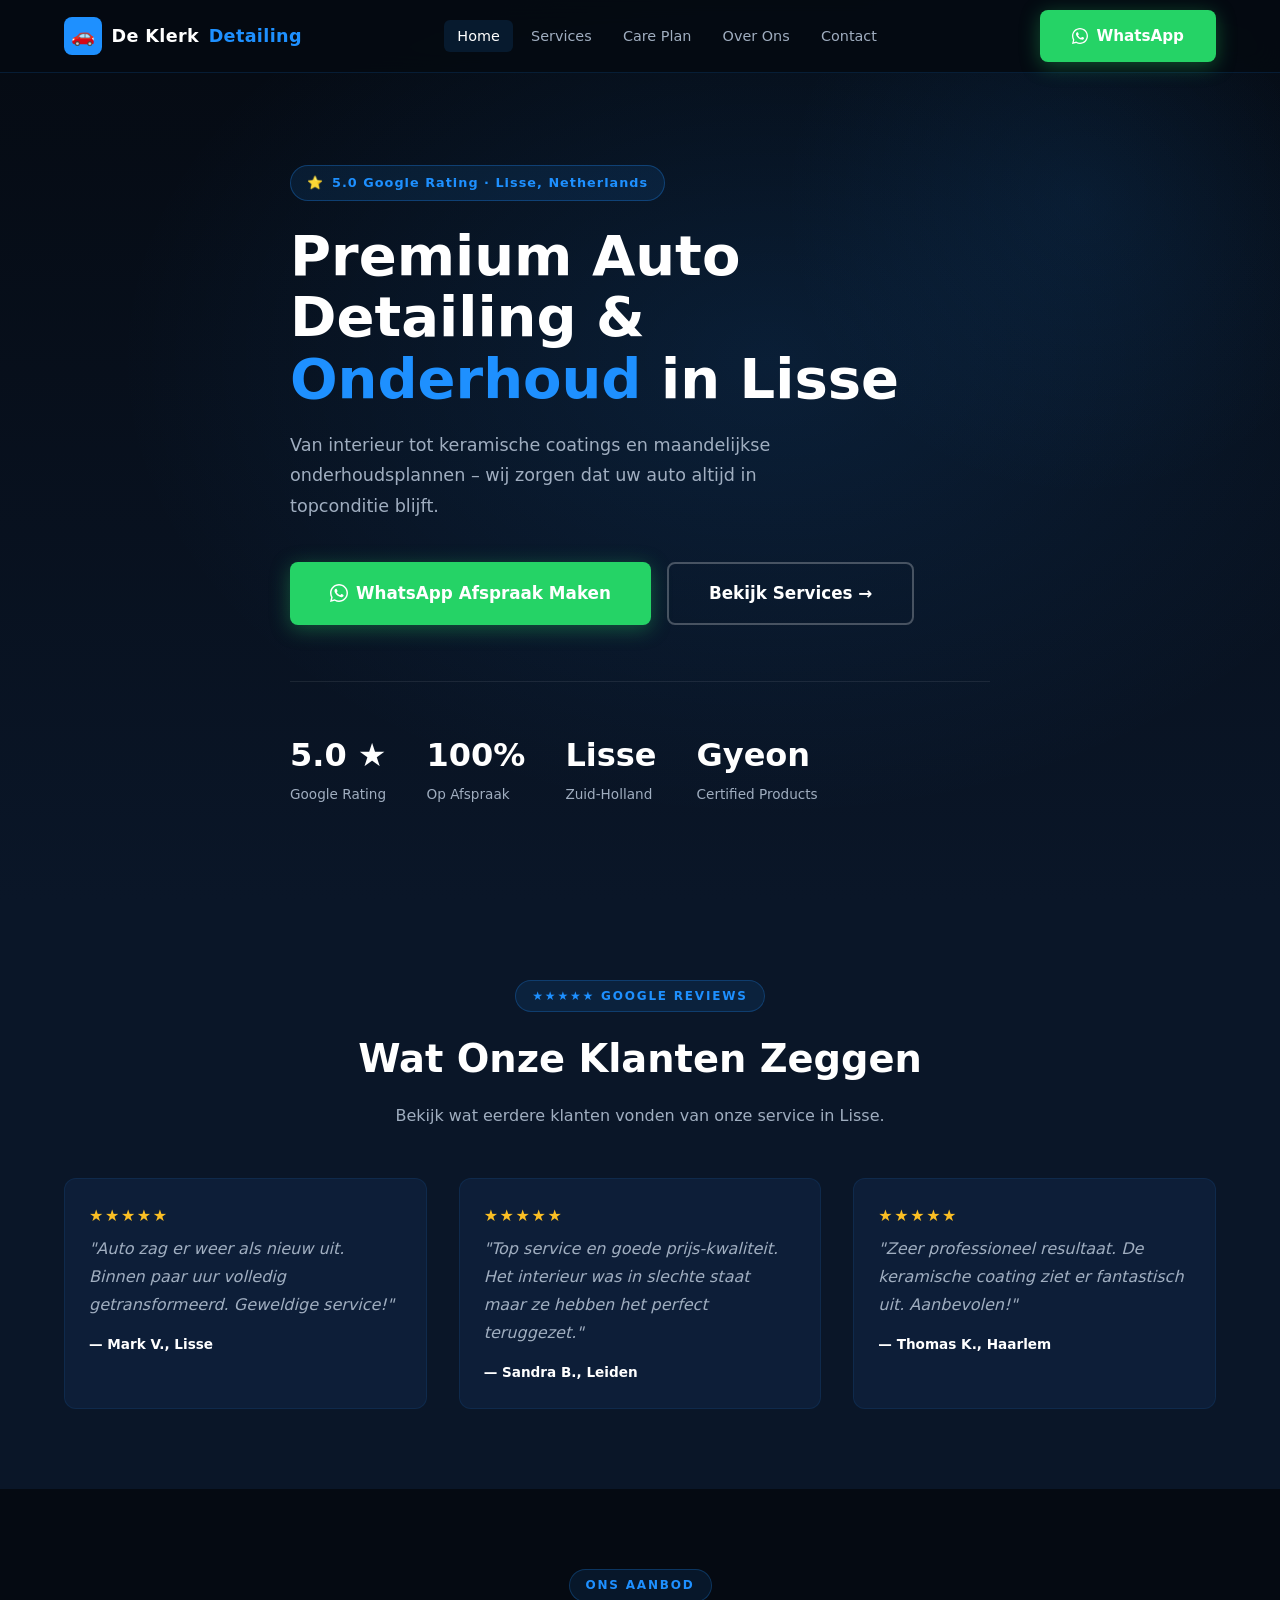
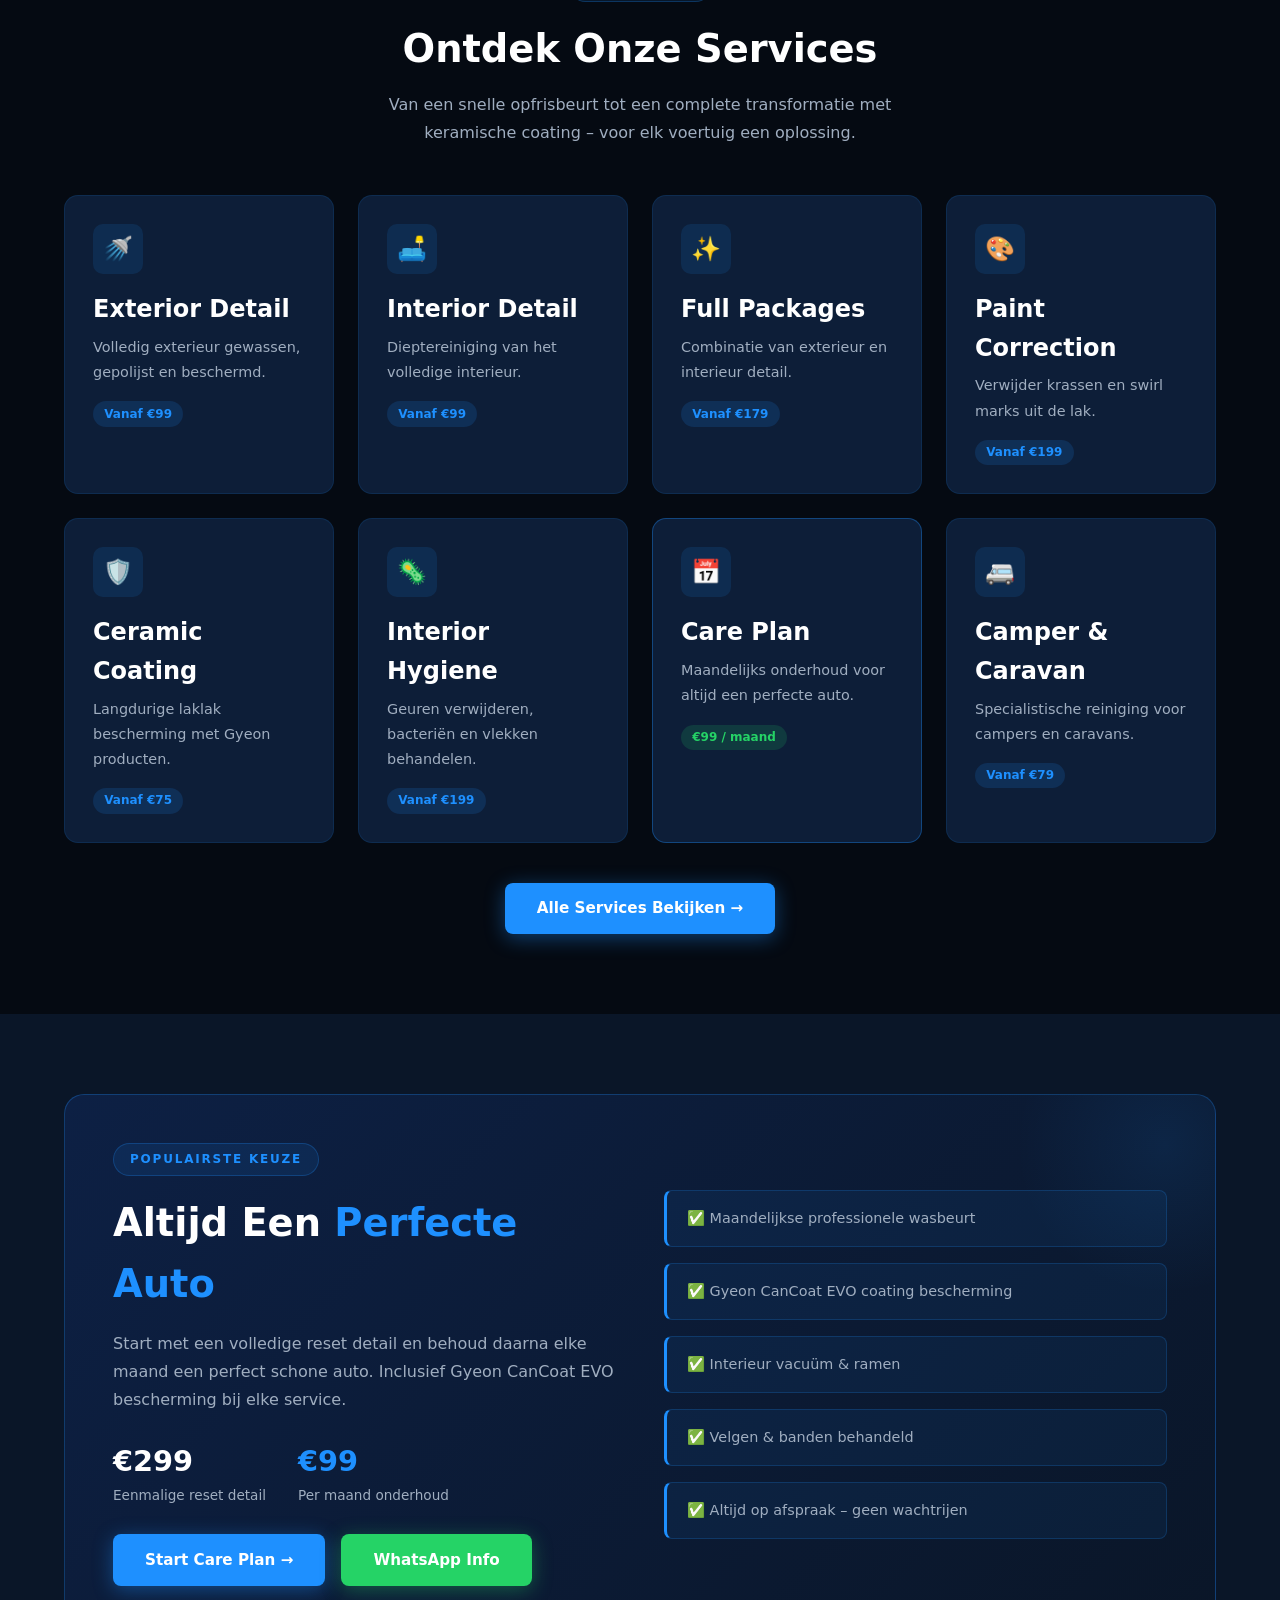
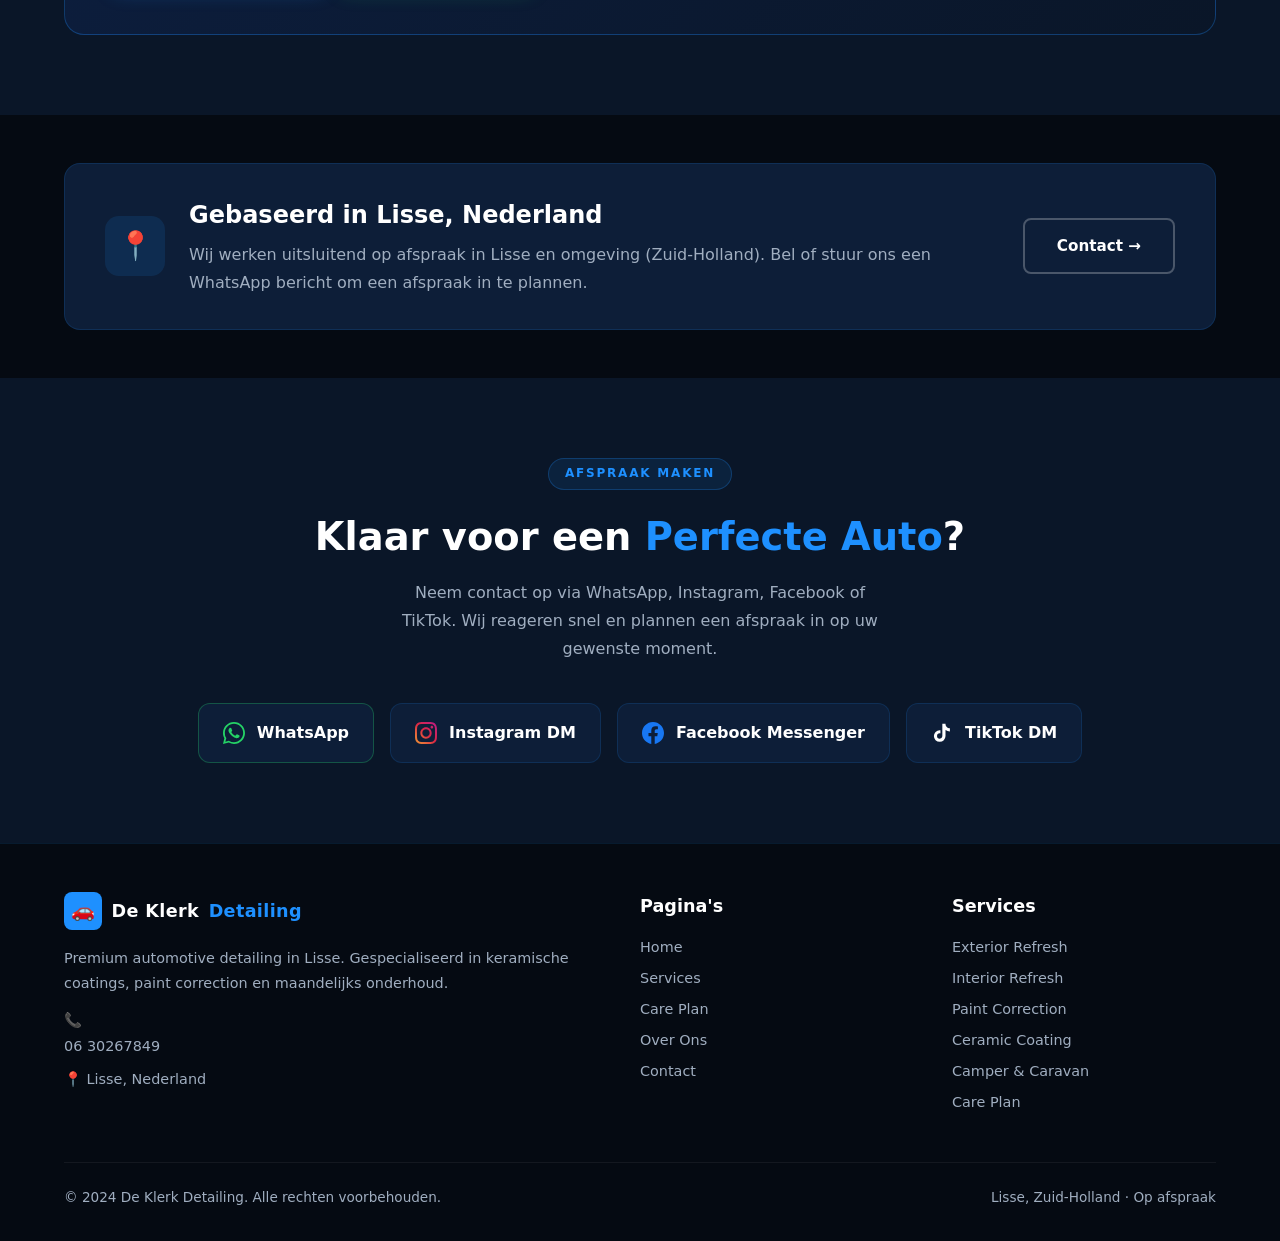
<file: index.html>
<!DOCTYPE html>
<html lang="nl">
<head>
  <meta charset="UTF-8" />
  <meta name="viewport" content="width=device-width, initial-scale=1.0" />
  <title>De Klerk Detailing – Premium Auto Detailing & Onderhoud in Lisse</title>
  <meta name="description" content="Premium auto detailing, keramische coatings, paint correction en maandelijkse onderhoudsplannen in Lisse. Boek via WhatsApp." />
  <meta name="keywords" content="car detailing Lisse, auto interieur reinigen, ceramic coating Netherlands, paint correction Netherlands, camper cleaning Netherlands" />
  <link rel="stylesheet" href="style.css" />
  <link rel="canonical" href="https://deklerkdetailing.nl/" />
  <meta property="og:title" content="De Klerk Detailing – Premium Auto Detailing Lisse" />
  <meta property="og:description" content="Van interieur tot keramische coatings – wij zorgen dat uw auto altijd in topconditie blijft." />
  <meta property="og:type" content="website" />
</head>
<body>

<!-- ═══════════════════════════════ NAVBAR ═══════════════════════════════ -->
<nav class="navbar" role="navigation" aria-label="Hoofdnavigatie">
  <div class="container">
    <div class="nav-inner">
      <a href="index.html" class="nav-logo" aria-label="De Klerk Detailing – Home">
        <div class="nav-logo-icon">🚗</div>
        De Klerk <span>Detailing</span>
      </a>
      <ul class="nav-links">
        <li><a href="index.html">Home</a></li>
        <li><a href="services.html">Services</a></li>
        <li><a href="careplan.html">Care Plan</a></li>
        <li><a href="about.html">Over Ons</a></li>
        <li><a href="contact.html">Contact</a></li>
      </ul>
      <a href="https://wa.me/31630267849?text=Hallo%2C%20ik%20wil%20graag%20een%20afspraak%20maken." class="btn btn-whatsapp nav-cta" target="_blank" rel="noopener">
        <svg width="16" height="16" viewBox="0 0 24 24" fill="currentColor" aria-hidden="true"><path d="M17.472 14.382c-.297-.149-1.758-.867-2.03-.967-.273-.099-.471-.148-.67.15-.197.297-.767.966-.94 1.164-.173.199-.347.223-.644.075-.297-.15-1.255-.463-2.39-1.475-.883-.788-1.48-1.761-1.653-2.059-.173-.297-.018-.458.13-.606.134-.133.298-.347.446-.52.149-.174.198-.298.298-.497.099-.198.05-.371-.025-.52-.075-.149-.669-1.612-.916-2.207-.242-.579-.487-.5-.669-.51-.173-.008-.371-.01-.57-.01-.198 0-.52.074-.792.372-.272.297-1.04 1.016-1.04 2.479 0 1.462 1.065 2.875 1.213 3.074.149.198 2.096 3.2 5.077 4.487.709.306 1.262.489 1.694.625.712.227 1.36.195 1.871.118.571-.085 1.758-.719 2.006-1.413.248-.694.248-1.289.173-1.413-.074-.124-.272-.198-.57-.347z"/><path d="M12 0C5.373 0 0 5.373 0 12c0 2.116.549 4.109 1.51 5.842L0 24l6.305-1.655A11.953 11.953 0 0012 24c6.627 0 12-5.373 12-12S18.627 0 12 0zm0 22c-1.891 0-3.664-.502-5.198-1.379l-.372-.22-3.863 1.015 1.033-3.763-.242-.387A9.952 9.952 0 012 12C2 6.477 6.477 2 12 2s10 4.477 10 10-4.477 10-10 10z"/></svg>
        WhatsApp
      </a>
      <button class="hamburger" id="hamburger" aria-label="Menu openen" aria-expanded="false">
        <span></span><span></span><span></span>
      </button>
    </div>
  </div>
</nav>
<nav class="mobile-menu" id="mobile-menu" aria-label="Mobiel menu">
  <a href="index.html">Home</a>
  <a href="services.html">Services</a>
  <a href="careplan.html">Care Plan</a>
  <a href="about.html">Over Ons</a>
  <a href="contact.html">Contact</a>
  <a href="https://wa.me/31630267849?text=Hallo%2C%20ik%20wil%20graag%20een%20afspraak%20maken." class="btn btn-whatsapp" target="_blank" rel="noopener">📱 WhatsApp Afspraak</a>
</nav>

<!-- ═══════════════════════════════ HERO ═══════════════════════════════ -->
<header class="hero" id="home">
  <div class="container">
    <div class="hero-content">
      <div class="hero-badge">
        <span>⭐</span> 5.0 Google Rating · Lisse, Netherlands
      </div>
      <h1>Premium Auto Detailing &amp; <em>Onderhoud</em> in Lisse</h1>
      <p>Van interieur tot keramische coatings en maandelijkse onderhoudsplannen – wij zorgen dat uw auto altijd in topconditie blijft.</p>
      <div class="btn-group">
        <a href="https://wa.me/31630267849?text=Hallo%2C%20ik%20wil%20graag%20een%20afspraak%20maken." class="btn btn-whatsapp btn-lg" target="_blank" rel="noopener">
          <svg width="18" height="18" viewBox="0 0 24 24" fill="currentColor" aria-hidden="true"><path d="M17.472 14.382c-.297-.149-1.758-.867-2.03-.967-.273-.099-.471-.148-.67.15-.197.297-.767.966-.94 1.164-.173.199-.347.223-.644.075-.297-.15-1.255-.463-2.39-1.475-.883-.788-1.48-1.761-1.653-2.059-.173-.297-.018-.458.13-.606.134-.133.298-.347.446-.52.149-.174.198-.298.298-.497.099-.198.05-.371-.025-.52-.075-.149-.669-1.612-.916-2.207-.242-.579-.487-.5-.669-.51-.173-.008-.371-.01-.57-.01-.198 0-.52.074-.792.372-.272.297-1.04 1.016-1.04 2.479 0 1.462 1.065 2.875 1.213 3.074.149.198 2.096 3.2 5.077 4.487.709.306 1.262.489 1.694.625.712.227 1.36.195 1.871.118.571-.085 1.758-.719 2.006-1.413.248-.694.248-1.289.173-1.413-.074-.124-.272-.198-.57-.347z"/><path d="M12 0C5.373 0 0 5.373 0 12c0 2.116.549 4.109 1.51 5.842L0 24l6.305-1.655A11.953 11.953 0 0012 24c6.627 0 12-5.373 12-12S18.627 0 12 0zm0 22c-1.891 0-3.664-.502-5.198-1.379l-.372-.22-3.863 1.015 1.033-3.763-.242-.387A9.952 9.952 0 012 12C2 6.477 6.477 2 12 2s10 4.477 10 10-4.477 10-10 10z"/></svg>
          WhatsApp Afspraak Maken
        </a>
        <a href="services.html" class="btn btn-outline btn-lg">Bekijk Services →</a>
      </div>
      <div class="hero-stats">
        <div class="stat-item">
          <strong>5.0 ★</strong>
          <span>Google Rating</span>
        </div>
        <div class="stat-item">
          <strong>100%</strong>
          <span>Op Afspraak</span>
        </div>
        <div class="stat-item">
          <strong>Lisse</strong>
          <span>Zuid-Holland</span>
        </div>
        <div class="stat-item">
          <strong>Gyeon</strong>
          <span>Certified Products</span>
        </div>
      </div>
    </div>
  </div>
</header>

<!-- ═══════════════════════════════ TRUST / REVIEWS ═══════════════════════════════ -->
<section class="section" style="background: var(--dark-blue);">
  <div class="container">
    <div class="text-center" style="margin-bottom: 3rem;">
      <div class="section-label">★★★★★ Google Reviews</div>
      <h2>Wat Onze Klanten Zeggen</h2>
      <p style="max-width: 500px; margin: 0.75rem auto 0;">Bekijk wat eerdere klanten vonden van onze service in Lisse.</p>
    </div>
    <div class="grid-3 fade-in">
      <div class="review-card">
        <div class="stars">★★★★★</div>
        <p>"Auto zag er weer als nieuw uit. Binnen paar uur volledig getransformeerd. Geweldige service!"</p>
        <span class="reviewer">— Mark V., Lisse</span>
      </div>
      <div class="review-card">
        <div class="stars">★★★★★</div>
        <p>"Top service en goede prijs-kwaliteit. Het interieur was in slechte staat maar ze hebben het perfect teruggezet."</p>
        <span class="reviewer">— Sandra B., Leiden</span>
      </div>
      <div class="review-card">
        <div class="stars">★★★★★</div>
        <p>"Zeer professioneel resultaat. De keramische coating ziet er fantastisch uit. Aanbevolen!"</p>
        <span class="reviewer">— Thomas K., Haarlem</span>
      </div>
    </div>
  </div>
</section>

<!-- ═══════════════════════════════ SERVICE SHORTCUTS ═══════════════════════════════ -->
<section class="section">
  <div class="container">
    <div class="text-center" style="margin-bottom: 3rem;">
      <div class="section-label">Ons Aanbod</div>
      <h2>Ontdek Onze Services</h2>
      <p style="max-width: 520px; margin: 0.75rem auto 0;">Van een snelle opfrisbeurt tot een complete transformatie met keramische coating – voor elk voertuig een oplossing.</p>
    </div>
    <div class="grid-4 fade-in">
      <a href="services.html#exterior" class="card" style="text-decoration:none;">
        <div class="card-icon">🚿</div>
        <h3>Exterior Detail</h3>
        <p style="font-size:0.9rem; margin-top:0.4rem;">Volledig exterieur gewassen, gepolijst en beschermd.</p>
        <span class="badge badge-blue" style="margin-top:1rem;">Vanaf €99</span>
      </a>
      <a href="services.html#interior" class="card" style="text-decoration:none;">
        <div class="card-icon">🛋️</div>
        <h3>Interior Detail</h3>
        <p style="font-size:0.9rem; margin-top:0.4rem;">Dieptereiniging van het volledige interieur.</p>
        <span class="badge badge-blue" style="margin-top:1rem;">Vanaf €99</span>
      </a>
      <a href="services.html#full" class="card" style="text-decoration:none;">
        <div class="card-icon">✨</div>
        <h3>Full Packages</h3>
        <p style="font-size:0.9rem; margin-top:0.4rem;">Combinatie van exterieur en interieur detail.</p>
        <span class="badge badge-blue" style="margin-top:1rem;">Vanaf €179</span>
      </a>
      <a href="services.html#paint" class="card" style="text-decoration:none;">
        <div class="card-icon">🎨</div>
        <h3>Paint Correction</h3>
        <p style="font-size:0.9rem; margin-top:0.4rem;">Verwijder krassen en swirl marks uit de lak.</p>
        <span class="badge badge-blue" style="margin-top:1rem;">Vanaf €199</span>
      </a>
      <a href="services.html#coating" class="card" style="text-decoration:none;">
        <div class="card-icon">🛡️</div>
        <h3>Ceramic Coating</h3>
        <p style="font-size:0.9rem; margin-top:0.4rem;">Langdurige laklak bescherming met Gyeon producten.</p>
        <span class="badge badge-blue" style="margin-top:1rem;">Vanaf €75</span>
      </a>
      <a href="services.html#hygiene" class="card" style="text-decoration:none;">
        <div class="card-icon">🦠</div>
        <h3>Interior Hygiene</h3>
        <p style="font-size:0.9rem; margin-top:0.4rem;">Geuren verwijderen, bacteriën en vlekken behandelen.</p>
        <span class="badge badge-blue" style="margin-top:1rem;">Vanaf €199</span>
      </a>
      <a href="careplan.html" class="card" style="text-decoration:none; border-color: rgba(30,144,255,0.35);">
        <div class="card-icon">📅</div>
        <h3>Care Plan</h3>
        <p style="font-size:0.9rem; margin-top:0.4rem;">Maandelijks onderhoud voor altijd een perfecte auto.</p>
        <span class="badge badge-green" style="margin-top:1rem;">€99 / maand</span>
      </a>
      <a href="services.html#camper" class="card" style="text-decoration:none;">
        <div class="card-icon">🚐</div>
        <h3>Camper &amp; Caravan</h3>
        <p style="font-size:0.9rem; margin-top:0.4rem;">Specialistische reiniging voor campers en caravans.</p>
        <span class="badge badge-blue" style="margin-top:1rem;">Vanaf €79</span>
      </a>
    </div>
    <div style="text-align:center; margin-top:2.5rem;">
      <a href="services.html" class="btn btn-primary">Alle Services Bekijken →</a>
    </div>
  </div>
</section>

<!-- ═══════════════════════════════ CARE PLAN HIGHLIGHT ═══════════════════════════════ -->
<section class="section" style="background: var(--dark-blue);">
  <div class="container">
    <div class="care-plan-box fade-in">
      <div style="display:grid; grid-template-columns: 1fr 1fr; gap: 3rem; align-items:center;">
        <div>
          <div class="section-label">Populairste Keuze</div>
          <h2>Altijd Een <span class="text-light-blue">Perfecte Auto</span></h2>
          <p style="margin: 1rem 0 1.5rem;">Start met een volledige reset detail en behoud daarna elke maand een perfect schone auto. Inclusief Gyeon CanCoat EVO bescherming bij elke service.</p>
          <div style="display:flex; gap:2rem; flex-wrap:wrap; margin-bottom:1.75rem;">
            <div>
              <div style="font-size:1.8rem; font-weight:800; color:var(--white);">€299</div>
              <div style="font-size:0.85rem; color:var(--grey);">Eenmalige reset detail</div>
            </div>
            <div>
              <div style="font-size:1.8rem; font-weight:800; color:var(--light-blue);">€99</div>
              <div style="font-size:0.85rem; color:var(--grey);">Per maand onderhoud</div>
            </div>
          </div>
          <div class="btn-group">
            <a href="careplan.html" class="btn btn-primary">Start Care Plan →</a>
            <a href="https://wa.me/31630267849?text=Hallo%2C%20ik%20heb%20interesse%20in%20het%20Care%20Plan." class="btn btn-whatsapp" target="_blank" rel="noopener">WhatsApp Info</a>
          </div>
        </div>
        <div style="display:flex; flex-direction:column; gap:1rem;">
          <div class="highlight-box">✅ Maandelijkse professionele wasbeurt</div>
          <div class="highlight-box">✅ Gyeon CanCoat EVO coating bescherming</div>
          <div class="highlight-box">✅ Interieur vacuüm &amp; ramen</div>
          <div class="highlight-box">✅ Velgen &amp; banden behandeld</div>
          <div class="highlight-box">✅ Altijd op afspraak – geen wachtrijen</div>
        </div>
      </div>
    </div>
  </div>
</section>

<!-- ═══════════════════════════════ LOCATION ═══════════════════════════════ -->
<section class="section-sm section">
  <div class="container">
    <div class="location-card fade-in">
      <div class="location-icon">📍</div>
      <div>
        <h3>Gebaseerd in Lisse, Nederland</h3>
        <p style="margin:0.4rem 0 0;">Wij werken uitsluitend op afspraak in Lisse en omgeving (Zuid-Holland). Bel of stuur ons een WhatsApp bericht om een afspraak in te plannen.</p>
      </div>
      <a href="contact.html" class="btn btn-outline" style="margin-left:auto; flex-shrink:0;">Contact →</a>
    </div>
  </div>
</section>

<!-- ═══════════════════════════════ CONTACT CTA ═══════════════════════════════ -->
<section class="section" style="background: var(--dark-blue);">
  <div class="container text-center">
    <div class="section-label">Afspraak Maken</div>
    <h2 style="margin-bottom:0.75rem;">Klaar voor een <span class="text-light-blue">Perfecte Auto</span>?</h2>
    <p style="max-width:480px; margin:0 auto 2.5rem;">Neem contact op via WhatsApp, Instagram, Facebook of TikTok. Wij reageren snel en plannen een afspraak in op uw gewenste moment.</p>
    <div class="contact-links" style="justify-content:center;" role="list">
      <a href="https://wa.me/31630267849?text=Hallo%2C%20ik%20wil%20graag%20een%20afspraak%20maken." class="contact-link wa-link" target="_blank" rel="noopener" role="listitem">
        <svg width="20" height="20" viewBox="0 0 24 24" fill="#25d366" aria-hidden="true"><path d="M17.472 14.382c-.297-.149-1.758-.867-2.03-.967-.273-.099-.471-.148-.67.15-.197.297-.767.966-.94 1.164-.173.199-.347.223-.644.075-.297-.15-1.255-.463-2.39-1.475-.883-.788-1.48-1.761-1.653-2.059-.173-.297-.018-.458.13-.606.134-.133.298-.347.446-.52.149-.174.198-.298.298-.497.099-.198.05-.371-.025-.52-.075-.149-.669-1.612-.916-2.207-.242-.579-.487-.5-.669-.51-.173-.008-.371-.01-.57-.01-.198 0-.52.074-.792.372-.272.297-1.04 1.016-1.04 2.479 0 1.462 1.065 2.875 1.213 3.074.149.198 2.096 3.2 5.077 4.487.709.306 1.262.489 1.694.625.712.227 1.36.195 1.871.118.571-.085 1.758-.719 2.006-1.413.248-.694.248-1.289.173-1.413-.074-.124-.272-.198-.57-.347z"/><path d="M12 0C5.373 0 0 5.373 0 12c0 2.116.549 4.109 1.51 5.842L0 24l6.305-1.655A11.953 11.953 0 0012 24c6.627 0 12-5.373 12-12S18.627 0 12 0zm0 22c-1.891 0-3.664-.502-5.198-1.379l-.372-.22-3.863 1.015 1.033-3.763-.242-.387A9.952 9.952 0 012 12C2 6.477 6.477 2 12 2s10 4.477 10 10-4.477 10-10 10z"/></svg>
        WhatsApp
      </a>
      <a href="https://instagram.com/deklerkdetailing" class="contact-link" target="_blank" rel="noopener" role="listitem">
        <svg width="20" height="20" viewBox="0 0 24 24" fill="url(#ig)" aria-hidden="true"><defs><linearGradient id="ig" x1="0%" y1="100%" x2="100%" y2="0%"><stop offset="0%" stop-color="#f09433"/><stop offset="25%" stop-color="#e6683c"/><stop offset="50%" stop-color="#dc2743"/><stop offset="75%" stop-color="#cc2366"/><stop offset="100%" stop-color="#bc1888"/></linearGradient></defs><path d="M12 2.163c3.204 0 3.584.012 4.85.07 3.252.148 4.771 1.691 4.919 4.919.058 1.265.069 1.645.069 4.849 0 3.205-.012 3.584-.069 4.849-.149 3.225-1.664 4.771-4.919 4.919-1.266.058-1.644.07-4.85.07-3.204 0-3.584-.012-4.849-.07-3.26-.149-4.771-1.699-4.919-4.92-.058-1.265-.07-1.644-.07-4.849 0-3.204.013-3.583.07-4.849.149-3.227 1.664-4.771 4.919-4.919 1.266-.057 1.645-.069 4.849-.069zm0-2.163c-3.259 0-3.667.014-4.947.072-4.358.2-6.78 2.618-6.98 6.98-.059 1.281-.073 1.689-.073 4.948 0 3.259.014 3.668.072 4.948.2 4.358 2.618 6.78 6.98 6.98 1.281.058 1.689.072 4.948.072 3.259 0 3.668-.014 4.948-.072 4.354-.2 6.782-2.618 6.979-6.98.059-1.28.073-1.689.073-4.948 0-3.259-.014-3.667-.072-4.947-.196-4.354-2.617-6.78-6.979-6.98-1.281-.059-1.69-.073-4.949-.073zm0 5.838c-3.403 0-6.162 2.759-6.162 6.162s2.759 6.163 6.162 6.163 6.162-2.759 6.162-6.163c0-3.403-2.759-6.162-6.162-6.162zm0 10.162c-2.209 0-4-1.79-4-4 0-2.209 1.791-4 4-4s4 1.791 4 4c0 2.21-1.791 4-4 4zm6.406-11.845c-.796 0-1.441.645-1.441 1.44s.645 1.44 1.441 1.44c.795 0 1.439-.645 1.439-1.44s-.644-1.44-1.439-1.44z"/></svg>
        Instagram DM
      </a>
      <a href="https://facebook.com/deklerkdetailing" class="contact-link" target="_blank" rel="noopener" role="listitem">
        <svg width="20" height="20" viewBox="0 0 24 24" fill="#1877f2" aria-hidden="true"><path d="M24 12.073c0-6.627-5.373-12-12-12s-12 5.373-12 12c0 5.99 4.388 10.954 10.125 11.854v-8.385H7.078v-3.47h3.047V9.43c0-3.007 1.792-4.669 4.533-4.669 1.312 0 2.686.235 2.686.235v2.953H15.83c-1.491 0-1.956.925-1.956 1.874v2.25h3.328l-.532 3.47h-2.796v8.385C19.612 23.027 24 18.062 24 12.073z"/></svg>
        Facebook Messenger
      </a>
      <a href="https://tiktok.com/@deklerkdetailing" class="contact-link" target="_blank" rel="noopener" role="listitem">
        <svg width="20" height="20" viewBox="0 0 24 24" fill="currentColor" aria-hidden="true"><path d="M19.59 6.69a4.83 4.83 0 01-3.77-4.25V2h-3.45v13.67a2.89 2.89 0 01-2.88 2.5 2.89 2.89 0 01-2.89-2.89 2.89 2.89 0 012.89-2.89c.28 0 .54.04.79.1V9.01a6.33 6.33 0 00-.79-.05 6.34 6.34 0 00-6.34 6.34 6.34 6.34 0 006.34 6.34 6.34 6.34 0 006.33-6.34V8.69a8.18 8.18 0 004.78 1.54V6.77a4.85 4.85 0 01-1.01-.08z"/></svg>
        TikTok DM
      </a>
    </div>
  </div>
</section>

<!-- ═══════════════════════════════ FOOTER ═══════════════════════════════ -->
<footer>
  <div class="container">
    <div class="footer-grid">
      <div class="footer-col">
        <div class="nav-logo" style="margin-bottom:1rem;">
          <div class="nav-logo-icon">🚗</div>
          De Klerk <span style="color:var(--light-blue);">Detailing</span>
        </div>
        <p>Premium automotive detailing in Lisse. Gespecialiseerd in keramische coatings, paint correction en maandelijks onderhoud.</p>
        <p style="margin-top:0.75rem;">📞 <a href="tel:+31630267849" style="color:var(--grey);">06 30267849</a></p>
        <p>📍 Lisse, Nederland</p>
      </div>
      <div class="footer-col">
        <h4>Pagina's</h4>
        <a href="index.html">Home</a>
        <a href="services.html">Services</a>
        <a href="careplan.html">Care Plan</a>
        <a href="about.html">Over Ons</a>
        <a href="contact.html">Contact</a>
      </div>
      <div class="footer-col">
        <h4>Services</h4>
        <a href="services.html#exterior">Exterior Refresh</a>
        <a href="services.html#interior">Interior Refresh</a>
        <a href="services.html#paint">Paint Correction</a>
        <a href="services.html#coating">Ceramic Coating</a>
        <a href="services.html#camper">Camper &amp; Caravan</a>
        <a href="careplan.html">Care Plan</a>
      </div>
    </div>
    <div class="footer-bottom">
      <span>© 2024 De Klerk Detailing. Alle rechten voorbehouden.</span>
      <span>Lisse, Zuid-Holland · Op afspraak</span>
    </div>
  </div>
</footer>

<script src="nav.js"></script>
</body>
</html>
</file>
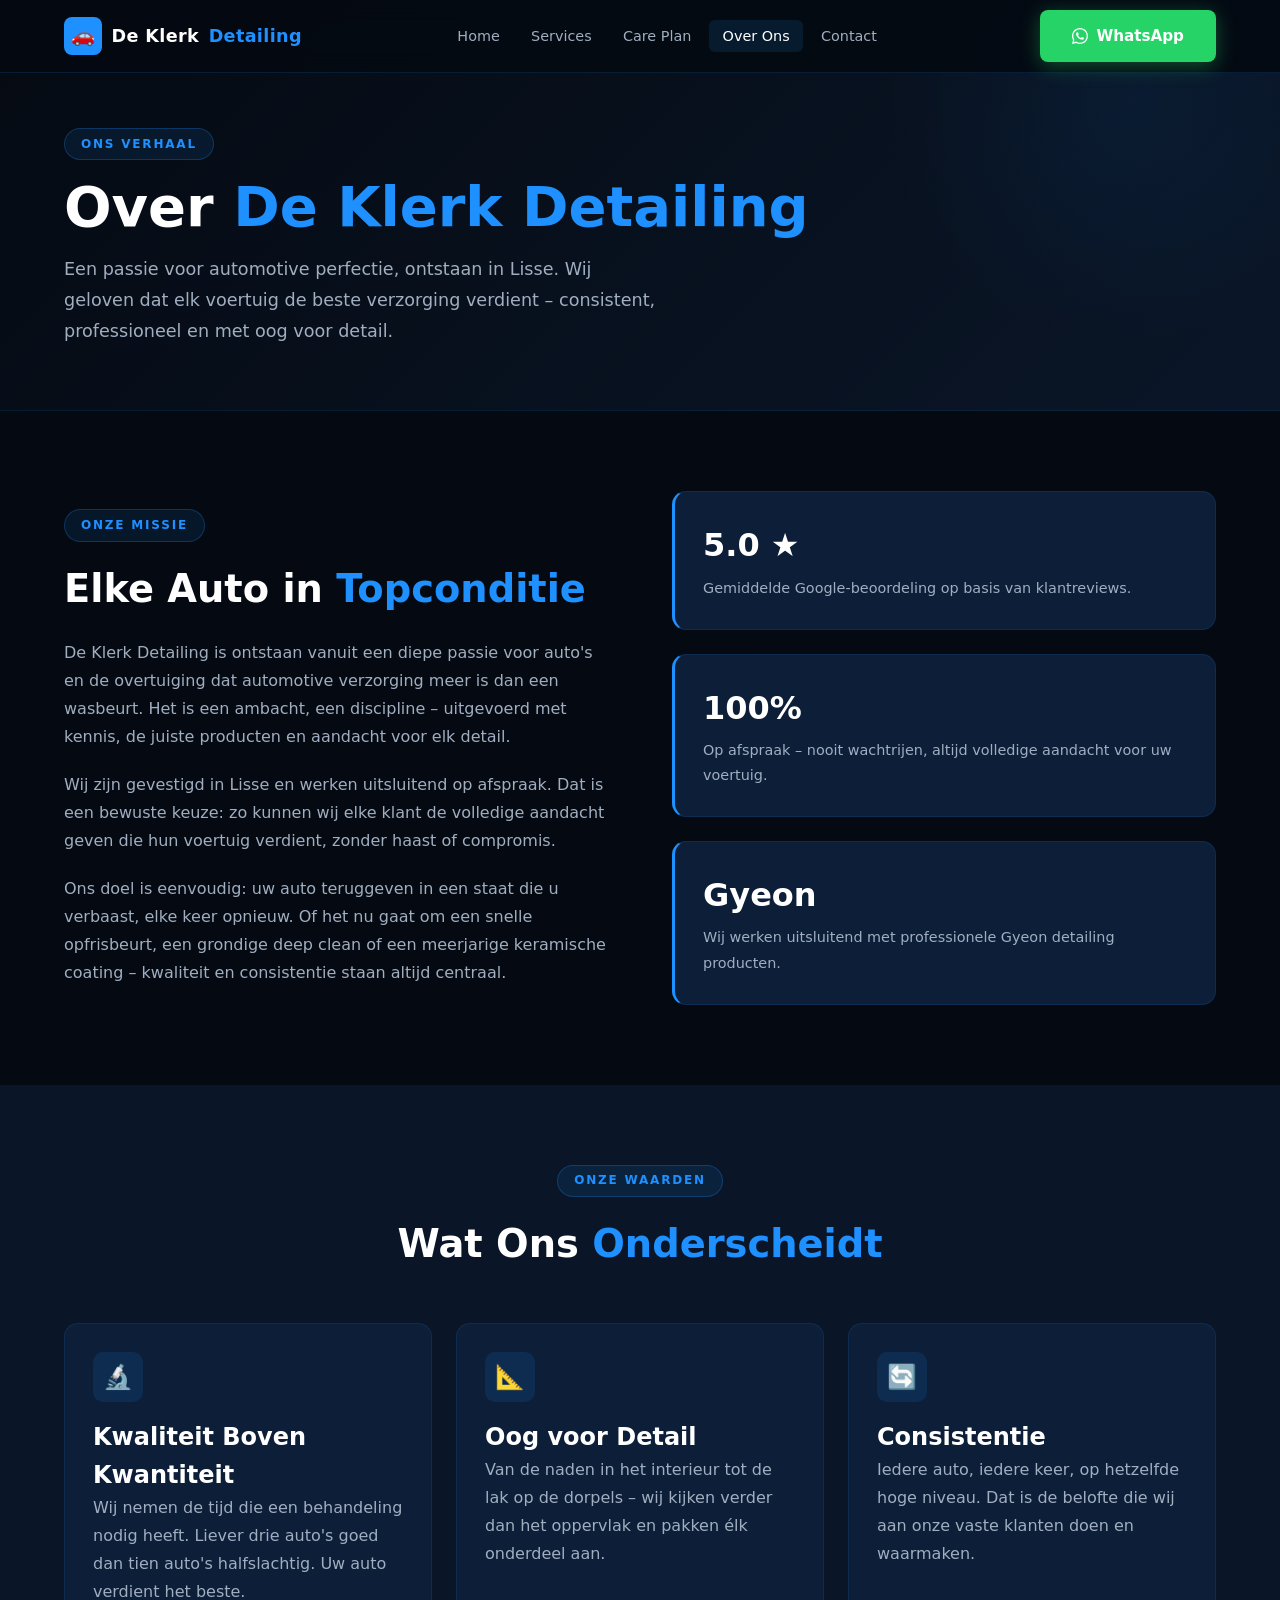
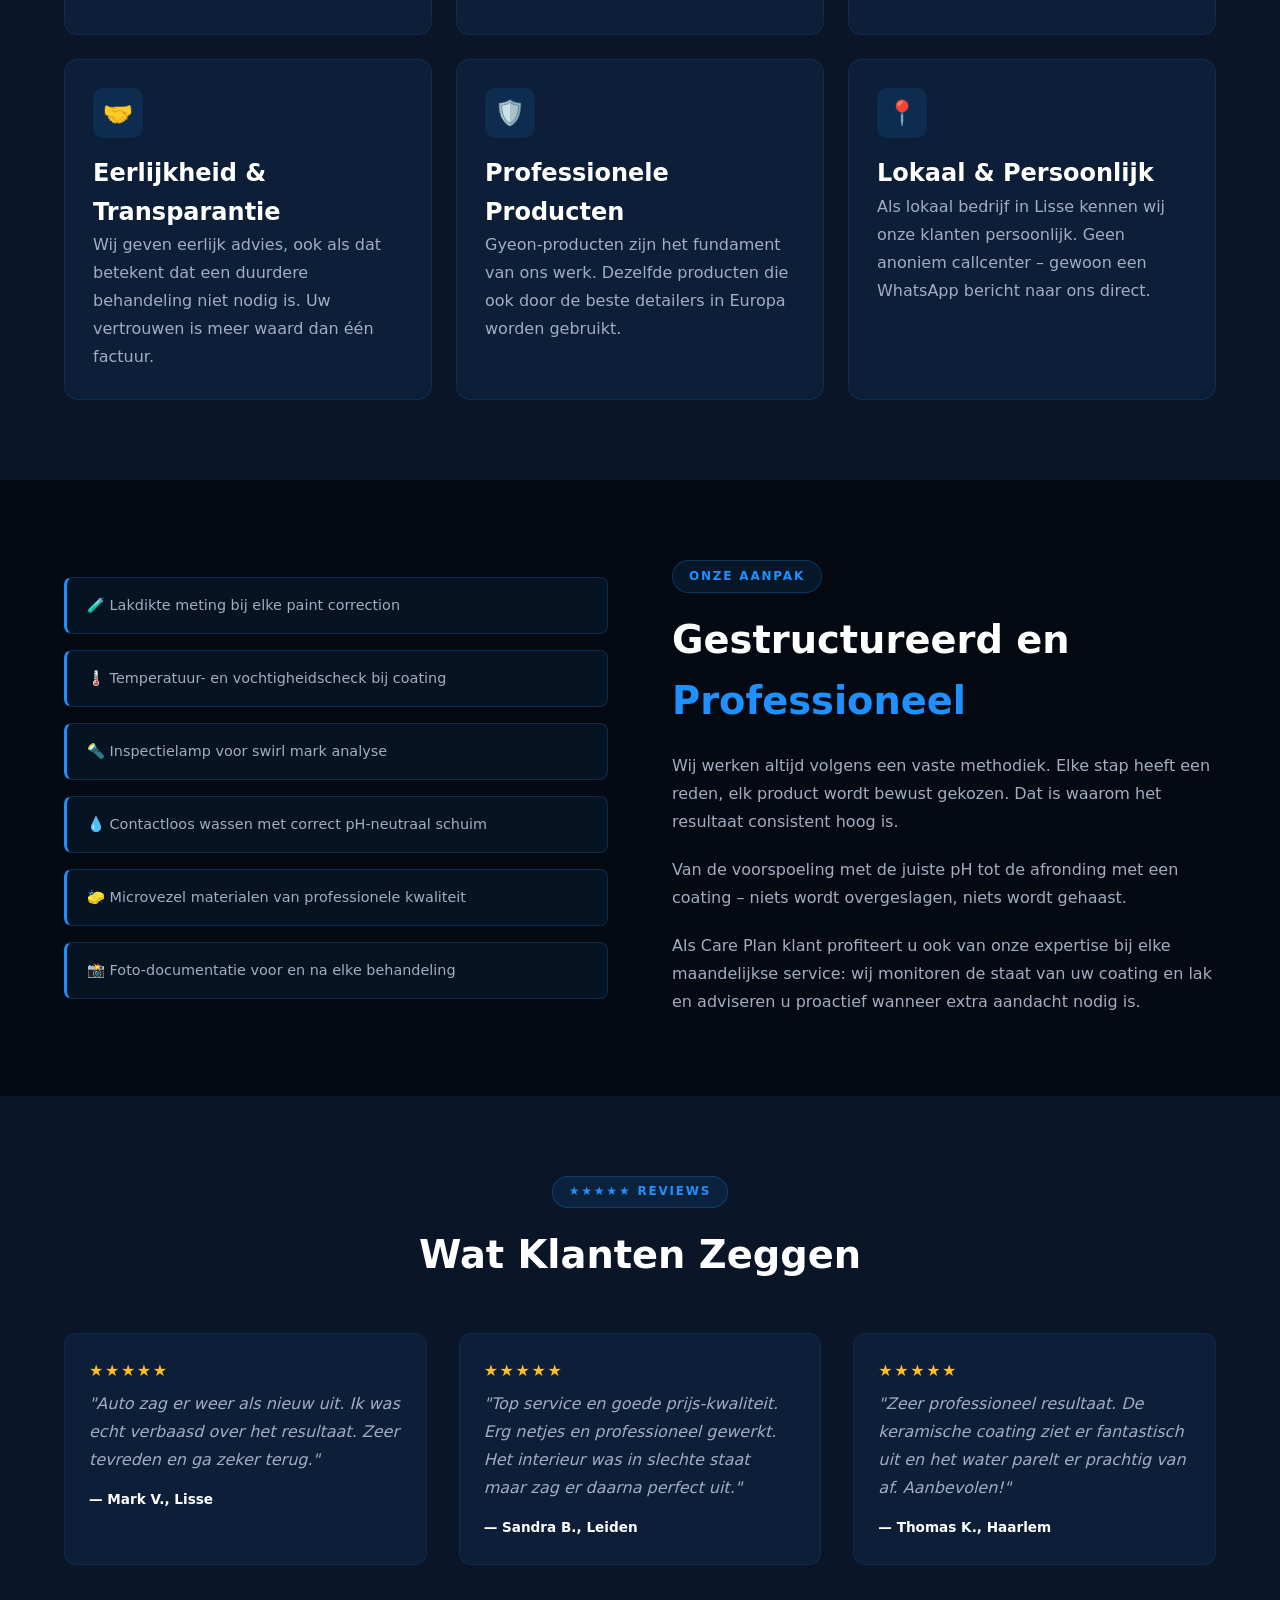
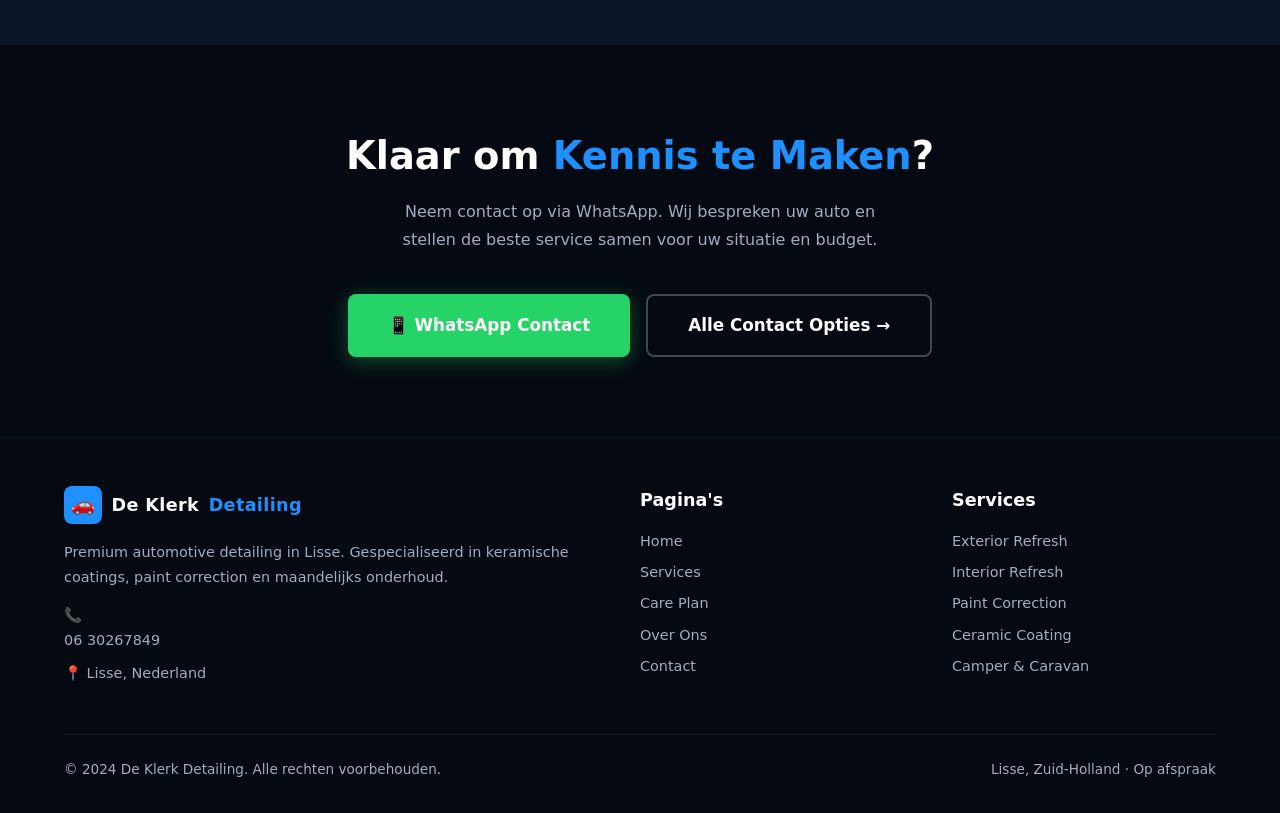
<file: about.html>
<!DOCTYPE html>
<html lang="nl">
<head>
  <meta charset="UTF-8" />
  <meta name="viewport" content="width=device-width, initial-scale=1.0" />
  <title>Over Ons – De Klerk Detailing | Premium Auto Detailing Lisse</title>
  <meta name="description" content="Leer meer over De Klerk Detailing in Lisse. Een passie voor automotive perfectie, kwaliteit en consistentie. Uw auto in de beste handen." />
  <link rel="stylesheet" href="style.css" />
</head>
<body>

<!-- NAVBAR -->
<nav class="navbar" role="navigation" aria-label="Hoofdnavigatie">
  <div class="container">
    <div class="nav-inner">
      <a href="index.html" class="nav-logo">
        <div class="nav-logo-icon">🚗</div>
        De Klerk <span>Detailing</span>
      </a>
      <ul class="nav-links">
        <li><a href="index.html">Home</a></li>
        <li><a href="services.html">Services</a></li>
        <li><a href="careplan.html">Care Plan</a></li>
        <li><a href="about.html">Over Ons</a></li>
        <li><a href="contact.html">Contact</a></li>
      </ul>
      <a href="https://wa.me/31630267849?text=Hallo%2C%20ik%20wil%20graag%20een%20afspraak%20maken." class="btn btn-whatsapp nav-cta" target="_blank" rel="noopener">
        <svg width="16" height="16" viewBox="0 0 24 24" fill="currentColor" aria-hidden="true"><path d="M17.472 14.382c-.297-.149-1.758-.867-2.03-.967-.273-.099-.471-.148-.67.15-.197.297-.767.966-.94 1.164-.173.199-.347.223-.644.075-.297-.15-1.255-.463-2.39-1.475-.883-.788-1.48-1.761-1.653-2.059-.173-.297-.018-.458.13-.606.134-.133.298-.347.446-.52.149-.174.198-.298.298-.497.099-.198.05-.371-.025-.52-.075-.149-.669-1.612-.916-2.207-.242-.579-.487-.5-.669-.51-.173-.008-.371-.01-.57-.01-.198 0-.52.074-.792.372-.272.297-1.04 1.016-1.04 2.479 0 1.462 1.065 2.875 1.213 3.074.149.198 2.096 3.2 5.077 4.487.709.306 1.262.489 1.694.625.712.227 1.36.195 1.871.118.571-.085 1.758-.719 2.006-1.413.248-.694.248-1.289.173-1.413-.074-.124-.272-.198-.57-.347z"/><path d="M12 0C5.373 0 0 5.373 0 12c0 2.116.549 4.109 1.51 5.842L0 24l6.305-1.655A11.953 11.953 0 0012 24c6.627 0 12-5.373 12-12S18.627 0 12 0zm0 22c-1.891 0-3.664-.502-5.198-1.379l-.372-.22-3.863 1.015 1.033-3.763-.242-.387A9.952 9.952 0 012 12C2 6.477 6.477 2 12 2s10 4.477 10 10-4.477 10-10 10z"/></svg>
        WhatsApp
      </a>
      <button class="hamburger" id="hamburger" aria-label="Menu openen" aria-expanded="false">
        <span></span><span></span><span></span>
      </button>
    </div>
  </div>
</nav>
<nav class="mobile-menu" id="mobile-menu" aria-label="Mobiel menu">
  <a href="index.html">Home</a>
  <a href="services.html">Services</a>
  <a href="careplan.html">Care Plan</a>
  <a href="about.html">Over Ons</a>
  <a href="contact.html">Contact</a>
  <a href="https://wa.me/31630267849?text=Hallo%2C%20ik%20wil%20graag%20een%20afspraak%20maken." class="btn btn-whatsapp" target="_blank" rel="noopener">📱 WhatsApp Afspraak</a>
</nav>

<!-- PAGE HERO -->
<header class="page-hero">
  <div class="container">
    <div class="section-label">Ons Verhaal</div>
    <h1>Over <span class="text-light-blue">De Klerk Detailing</span></h1>
    <p style="max-width:600px; margin-top:1rem; font-size:1.1rem;">Een passie voor automotive perfectie, ontstaan in Lisse. Wij geloven dat elk voertuig de beste verzorging verdient – consistent, professioneel en met oog voor detail.</p>
  </div>
</header>

<!-- STORY -->
<section class="section">
  <div class="container">
    <div class="grid-2 fade-in" style="gap:4rem; align-items:center;">
      <div>
        <div class="section-label">Onze Missie</div>
        <h2 style="margin-bottom:1.25rem;">Elke Auto in <span class="text-light-blue">Topconditie</span></h2>
        <p style="margin-bottom:1.25rem;">De Klerk Detailing is ontstaan vanuit een diepe passie voor auto's en de overtuiging dat automotive verzorging meer is dan een wasbeurt. Het is een ambacht, een discipline – uitgevoerd met kennis, de juiste producten en aandacht voor elk detail.</p>
        <p style="margin-bottom:1.25rem;">Wij zijn gevestigd in Lisse en werken uitsluitend op afspraak. Dat is een bewuste keuze: zo kunnen wij elke klant de volledige aandacht geven die hun voertuig verdient, zonder haast of compromis.</p>
        <p>Ons doel is eenvoudig: uw auto teruggeven in een staat die u verbaast, elke keer opnieuw. Of het nu gaat om een snelle opfrisbeurt, een grondige deep clean of een meerjarige keramische coating – kwaliteit en consistentie staan altijd centraal.</p>
      </div>
      <div style="display:flex; flex-direction:column; gap:1.5rem;">
        <div class="card" style="border-left:3px solid var(--light-blue);">
          <div style="font-size:2rem; font-weight:800; color:var(--white);">5.0 ★</div>
          <p style="margin-top:0.25rem; font-size:0.9rem;">Gemiddelde Google-beoordeling op basis van klantreviews.</p>
        </div>
        <div class="card" style="border-left:3px solid var(--light-blue);">
          <div style="font-size:2rem; font-weight:800; color:var(--white);">100%</div>
          <p style="margin-top:0.25rem; font-size:0.9rem;">Op afspraak – nooit wachtrijen, altijd volledige aandacht voor uw voertuig.</p>
        </div>
        <div class="card" style="border-left:3px solid var(--light-blue);">
          <div style="font-size:2rem; font-weight:800; color:var(--white);">Gyeon</div>
          <p style="margin-top:0.25rem; font-size:0.9rem;">Wij werken uitsluitend met professionele Gyeon detailing producten.</p>
        </div>
      </div>
    </div>
  </div>
</section>

<!-- VALUES -->
<section class="section" style="background:var(--dark-blue);">
  <div class="container">
    <div class="text-center" style="margin-bottom:3rem;">
      <div class="section-label">Onze Waarden</div>
      <h2>Wat Ons <span class="text-light-blue">Onderscheidt</span></h2>
    </div>
    <div class="about-values fade-in">
      <div class="card">
        <div class="card-icon">🔬</div>
        <h3>Kwaliteit Boven Kwantiteit</h3>
        <p>Wij nemen de tijd die een behandeling nodig heeft. Liever drie auto's goed dan tien auto's halfslachtig. Uw auto verdient het beste.</p>
      </div>
      <div class="card">
        <div class="card-icon">📐</div>
        <h3>Oog voor Detail</h3>
        <p>Van de naden in het interieur tot de lak op de dorpels – wij kijken verder dan het oppervlak en pakken élk onderdeel aan.</p>
      </div>
      <div class="card">
        <div class="card-icon">🔄</div>
        <h3>Consistentie</h3>
        <p>Iedere auto, iedere keer, op hetzelfde hoge niveau. Dat is de belofte die wij aan onze vaste klanten doen en waarmaken.</p>
      </div>
      <div class="card">
        <div class="card-icon">🤝</div>
        <h3>Eerlijkheid &amp; Transparantie</h3>
        <p>Wij geven eerlijk advies, ook als dat betekent dat een duurdere behandeling niet nodig is. Uw vertrouwen is meer waard dan één factuur.</p>
      </div>
      <div class="card">
        <div class="card-icon">🛡️</div>
        <h3>Professionele Producten</h3>
        <p>Gyeon-producten zijn het fundament van ons werk. Dezelfde producten die ook door de beste detailers in Europa worden gebruikt.</p>
      </div>
      <div class="card">
        <div class="card-icon">📍</div>
        <h3>Lokaal &amp; Persoonlijk</h3>
        <p>Als lokaal bedrijf in Lisse kennen wij onze klanten persoonlijk. Geen anoniem callcenter – gewoon een WhatsApp bericht naar ons direct.</p>
      </div>
    </div>
  </div>
</section>

<!-- APPROACH -->
<section class="section">
  <div class="container">
    <div class="grid-2 fade-in" style="gap:4rem; align-items:center;">
      <div style="display:flex; flex-direction:column; gap:1rem;">
        <div class="highlight-box">🧪 Lakdikte meting bij elke paint correction</div>
        <div class="highlight-box">🌡️ Temperatuur- en vochtigheidscheck bij coating</div>
        <div class="highlight-box">🔦 Inspectielamp voor swirl mark analyse</div>
        <div class="highlight-box">💧 Contactloos wassen met correct pH-neutraal schuim</div>
        <div class="highlight-box">🧽 Microvezel materialen van professionele kwaliteit</div>
        <div class="highlight-box">📸 Foto-documentatie voor en na elke behandeling</div>
      </div>
      <div>
        <div class="section-label">Onze Aanpak</div>
        <h2 style="margin-bottom:1.25rem;">Gestructureerd en <span class="text-light-blue">Professioneel</span></h2>
        <p style="margin-bottom:1.25rem;">Wij werken altijd volgens een vaste methodiek. Elke stap heeft een reden, elk product wordt bewust gekozen. Dat is waarom het resultaat consistent hoog is.</p>
        <p style="margin-bottom:1.25rem;">Van de voorspoeling met de juiste pH tot de afronding met een coating – niets wordt overgeslagen, niets wordt gehaast.</p>
        <p>Als Care Plan klant profiteert u ook van onze expertise bij elke maandelijkse service: wij monitoren de staat van uw coating en lak en adviseren u proactief wanneer extra aandacht nodig is.</p>
      </div>
    </div>
  </div>
</section>

<!-- TRUST / REVIEWS -->
<section class="section" style="background:var(--dark-blue);">
  <div class="container">
    <div class="text-center" style="margin-bottom:3rem;">
      <div class="section-label">★★★★★ Reviews</div>
      <h2>Wat Klanten Zeggen</h2>
    </div>
    <div class="grid-3 fade-in">
      <div class="review-card">
        <div class="stars">★★★★★</div>
        <p>"Auto zag er weer als nieuw uit. Ik was echt verbaasd over het resultaat. Zeer tevreden en ga zeker terug."</p>
        <span class="reviewer">— Mark V., Lisse</span>
      </div>
      <div class="review-card">
        <div class="stars">★★★★★</div>
        <p>"Top service en goede prijs-kwaliteit. Erg netjes en professioneel gewerkt. Het interieur was in slechte staat maar zag er daarna perfect uit."</p>
        <span class="reviewer">— Sandra B., Leiden</span>
      </div>
      <div class="review-card">
        <div class="stars">★★★★★</div>
        <p>"Zeer professioneel resultaat. De keramische coating ziet er fantastisch uit en het water parelt er prachtig van af. Aanbevolen!"</p>
        <span class="reviewer">— Thomas K., Haarlem</span>
      </div>
    </div>
  </div>
</section>

<!-- CTA -->
<section class="section">
  <div class="container text-center">
    <h2 style="margin-bottom:0.75rem;">Klaar om <span class="text-light-blue">Kennis te Maken</span>?</h2>
    <p style="max-width:480px; margin:0 auto 2.5rem;">Neem contact op via WhatsApp. Wij bespreken uw auto en stellen de beste service samen voor uw situatie en budget.</p>
    <div class="btn-group" style="justify-content:center;">
      <a href="https://wa.me/31630267849?text=Hallo%2C%20ik%20wil%20graag%20kennismaken%20en%20een%20afspraak%20bespreken." class="btn btn-whatsapp btn-lg" target="_blank" rel="noopener">📱 WhatsApp Contact</a>
      <a href="contact.html" class="btn btn-outline btn-lg">Alle Contact Opties →</a>
    </div>
  </div>
</section>

<!-- FOOTER -->
<footer>
  <div class="container">
    <div class="footer-grid">
      <div class="footer-col">
        <div class="nav-logo" style="margin-bottom:1rem;">
          <div class="nav-logo-icon">🚗</div>
          De Klerk <span style="color:var(--light-blue);">Detailing</span>
        </div>
        <p>Premium automotive detailing in Lisse. Gespecialiseerd in keramische coatings, paint correction en maandelijks onderhoud.</p>
        <p style="margin-top:0.75rem;">📞 <a href="tel:+31630267849" style="color:var(--grey);">06 30267849</a></p>
        <p>📍 Lisse, Nederland</p>
      </div>
      <div class="footer-col">
        <h4>Pagina's</h4>
        <a href="index.html">Home</a>
        <a href="services.html">Services</a>
        <a href="careplan.html">Care Plan</a>
        <a href="about.html">Over Ons</a>
        <a href="contact.html">Contact</a>
      </div>
      <div class="footer-col">
        <h4>Services</h4>
        <a href="services.html#exterior">Exterior Refresh</a>
        <a href="services.html#interior">Interior Refresh</a>
        <a href="services.html#paint">Paint Correction</a>
        <a href="services.html#coating">Ceramic Coating</a>
        <a href="services.html#camper">Camper &amp; Caravan</a>
      </div>
    </div>
    <div class="footer-bottom">
      <span>© 2024 De Klerk Detailing. Alle rechten voorbehouden.</span>
      <span>Lisse, Zuid-Holland · Op afspraak</span>
    </div>
  </div>
</footer>
<script src="nav.js"></script>
</body>
</html>
</file>
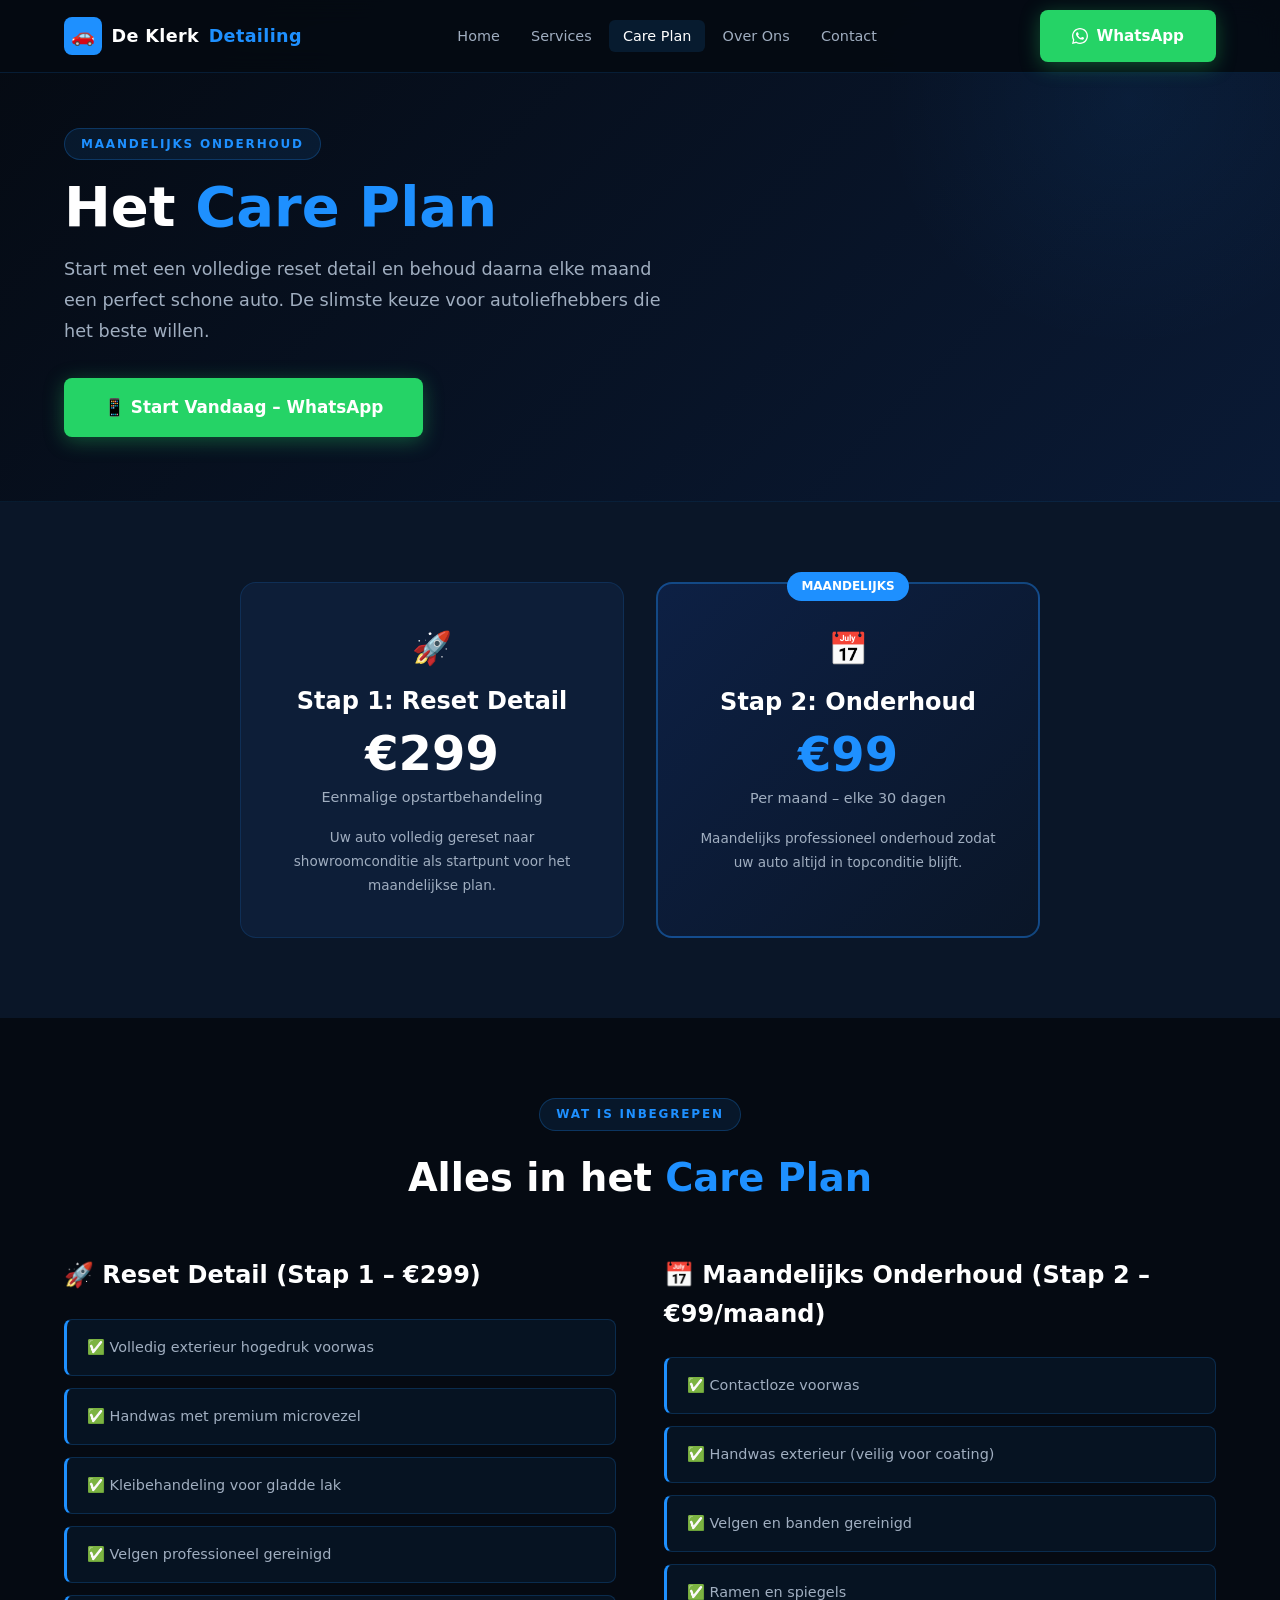
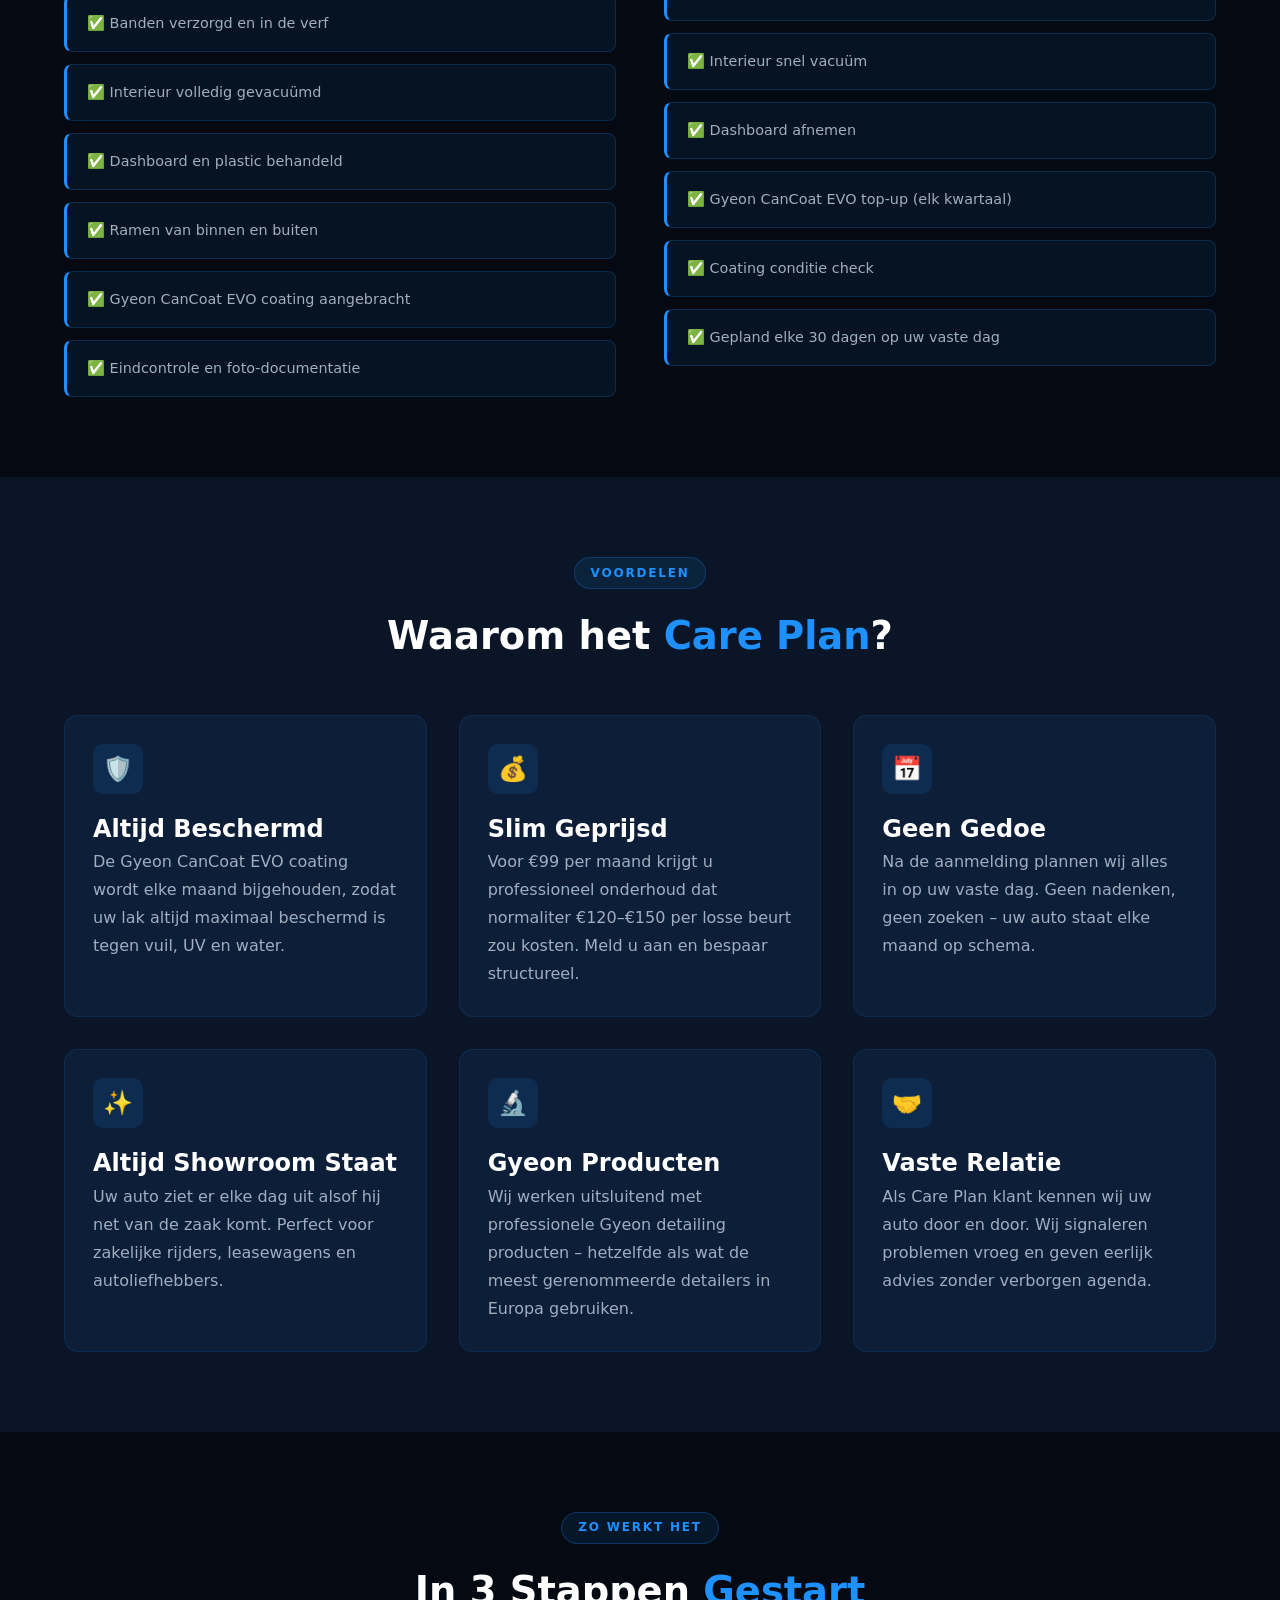
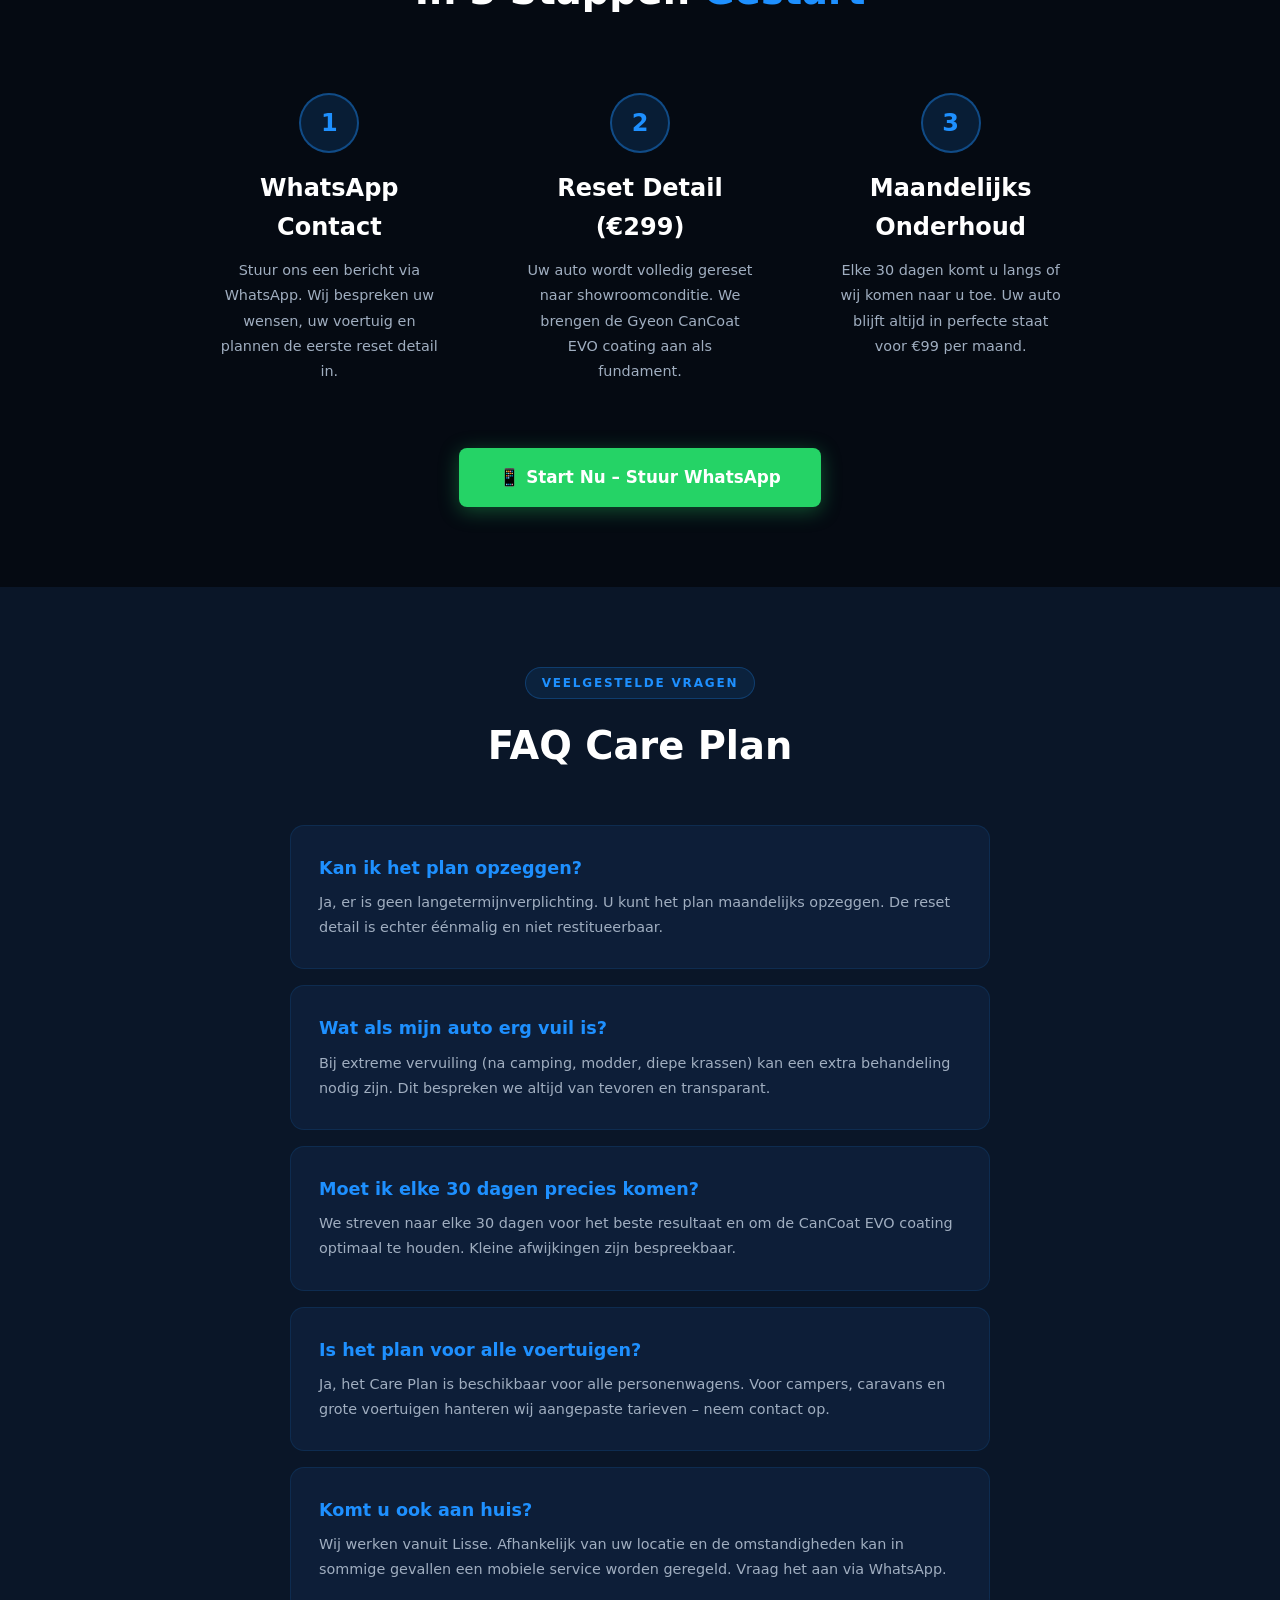
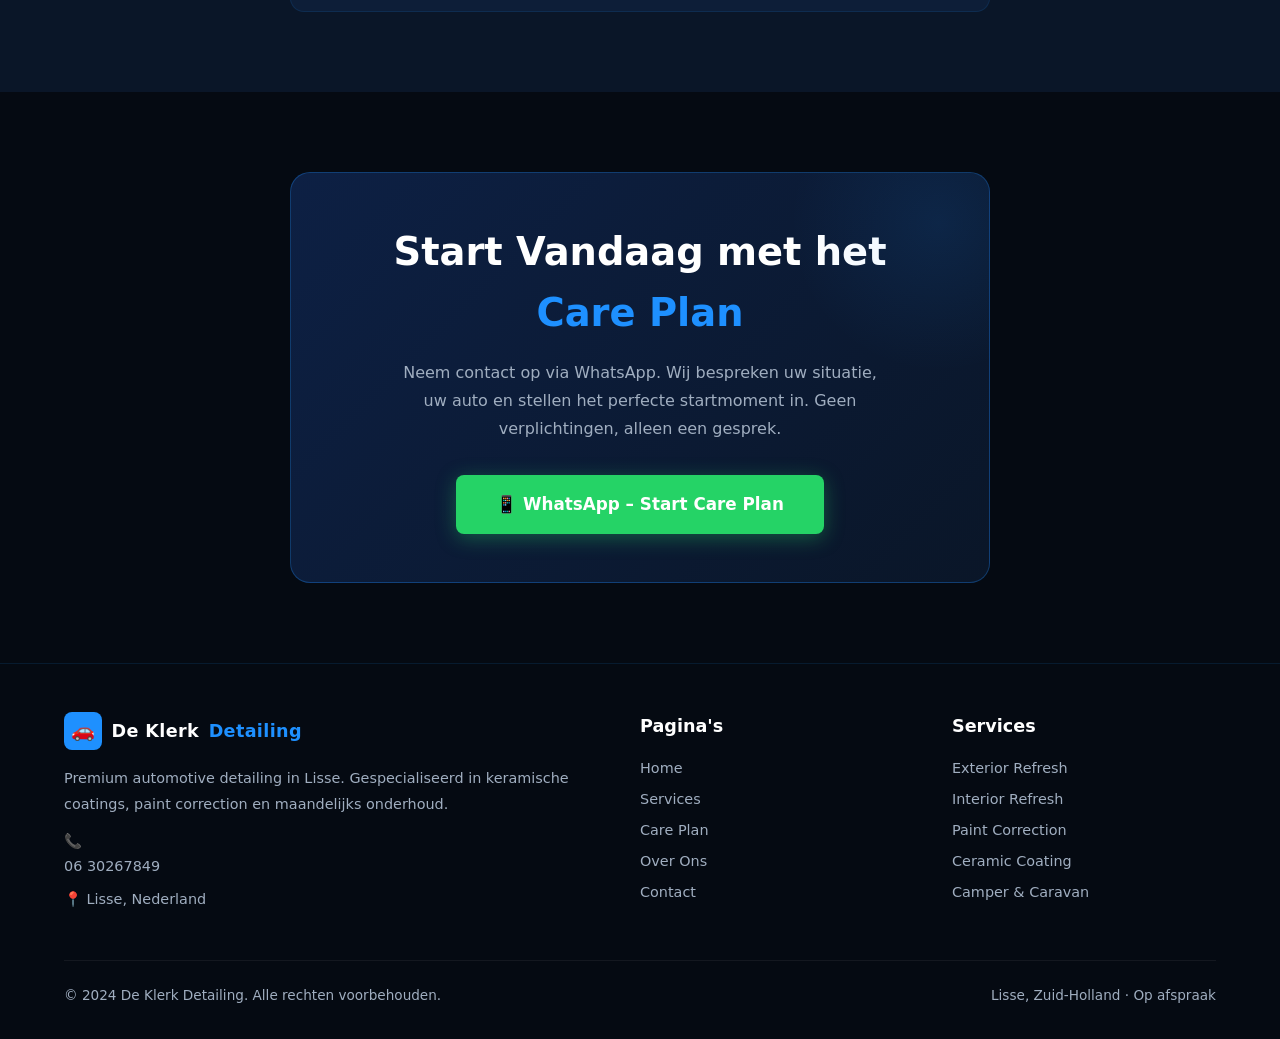
<file: careplan.html>
<!DOCTYPE html>
<html lang="nl">
<head>
  <meta charset="UTF-8" />
  <meta name="viewport" content="width=device-width, initial-scale=1.0" />
  <title>Care Plan – De Klerk Detailing | Maandelijks Auto Onderhoud Lisse</title>
  <meta name="description" content="Het De Klerk Detailing Care Plan. Start met een €299 reset detail en behoud elke maand een perfecte auto voor €99 per maand. Inclusief Gyeon CanCoat EVO coating." />
  <link rel="stylesheet" href="style.css" />
</head>
<body>

<!-- NAVBAR -->
<nav class="navbar" role="navigation" aria-label="Hoofdnavigatie">
  <div class="container">
    <div class="nav-inner">
      <a href="index.html" class="nav-logo">
        <div class="nav-logo-icon">🚗</div>
        De Klerk <span>Detailing</span>
      </a>
      <ul class="nav-links">
        <li><a href="index.html">Home</a></li>
        <li><a href="services.html">Services</a></li>
        <li><a href="careplan.html">Care Plan</a></li>
        <li><a href="about.html">Over Ons</a></li>
        <li><a href="contact.html">Contact</a></li>
      </ul>
      <a href="https://wa.me/31630267849?text=Hallo%2C%20ik%20wil%20graag%20starten%20met%20het%20Care%20Plan." class="btn btn-whatsapp nav-cta" target="_blank" rel="noopener">
        <svg width="16" height="16" viewBox="0 0 24 24" fill="currentColor" aria-hidden="true"><path d="M17.472 14.382c-.297-.149-1.758-.867-2.03-.967-.273-.099-.471-.148-.67.15-.197.297-.767.966-.94 1.164-.173.199-.347.223-.644.075-.297-.15-1.255-.463-2.39-1.475-.883-.788-1.48-1.761-1.653-2.059-.173-.297-.018-.458.13-.606.134-.133.298-.347.446-.52.149-.174.198-.298.298-.497.099-.198.05-.371-.025-.52-.075-.149-.669-1.612-.916-2.207-.242-.579-.487-.5-.669-.51-.173-.008-.371-.01-.57-.01-.198 0-.52.074-.792.372-.272.297-1.04 1.016-1.04 2.479 0 1.462 1.065 2.875 1.213 3.074.149.198 2.096 3.2 5.077 4.487.709.306 1.262.489 1.694.625.712.227 1.36.195 1.871.118.571-.085 1.758-.719 2.006-1.413.248-.694.248-1.289.173-1.413-.074-.124-.272-.198-.57-.347z"/><path d="M12 0C5.373 0 0 5.373 0 12c0 2.116.549 4.109 1.51 5.842L0 24l6.305-1.655A11.953 11.953 0 0012 24c6.627 0 12-5.373 12-12S18.627 0 12 0zm0 22c-1.891 0-3.664-.502-5.198-1.379l-.372-.22-3.863 1.015 1.033-3.763-.242-.387A9.952 9.952 0 012 12C2 6.477 6.477 2 12 2s10 4.477 10 10-4.477 10-10 10z"/></svg>
        WhatsApp
      </a>
      <button class="hamburger" id="hamburger" aria-label="Menu openen" aria-expanded="false">
        <span></span><span></span><span></span>
      </button>
    </div>
  </div>
</nav>
<nav class="mobile-menu" id="mobile-menu" aria-label="Mobiel menu">
  <a href="index.html">Home</a>
  <a href="services.html">Services</a>
  <a href="careplan.html">Care Plan</a>
  <a href="about.html">Over Ons</a>
  <a href="contact.html">Contact</a>
  <a href="https://wa.me/31630267849?text=Hallo%2C%20ik%20wil%20starten%20met%20het%20Care%20Plan." class="btn btn-whatsapp" target="_blank" rel="noopener">📱 Start Care Plan</a>
</nav>

<!-- PAGE HERO -->
<header class="page-hero" style="background:linear-gradient(135deg, var(--black) 0%, #0a1a35 100%);">
  <div class="container">
    <div class="section-label">Maandelijks Onderhoud</div>
    <h1>Het <span class="text-light-blue">Care Plan</span></h1>
    <p style="max-width:600px; margin-top:1rem; font-size:1.1rem;">Start met een volledige reset detail en behoud daarna elke maand een perfect schone auto. De slimste keuze voor autoliefhebbers die het beste willen.</p>
    <div class="btn-group" style="margin-top:2rem;">
      <a href="https://wa.me/31630267849?text=Hallo%2C%20ik%20wil%20graag%20starten%20met%20het%20Care%20Plan." class="btn btn-whatsapp btn-lg" target="_blank" rel="noopener">📱 Start Vandaag – WhatsApp</a>
    </div>
  </div>
</header>

<!-- PRICING SUMMARY -->
<section class="section" style="background:var(--dark-blue);">
  <div class="container">
    <div style="display:grid; grid-template-columns: 1fr 1fr; gap: 2rem; max-width:800px; margin:0 auto;" class="fade-in">
      <div style="background:var(--card-bg); border:1px solid rgba(30,144,255,0.15); border-radius:16px; padding:2.5rem; text-align:center;">
        <div style="font-size:2rem; margin-bottom:0.5rem;">🚀</div>
        <h3 style="margin-bottom:0.5rem;">Stap 1: Reset Detail</h3>
        <div style="font-size:3rem; font-weight:800; color:var(--white); line-height:1;">€299</div>
        <p style="margin-top:0.5rem; font-size:0.9rem;">Eenmalige opstartbehandeling</p>
        <p style="margin-top:1rem; font-size:0.85rem;">Uw auto volledig gereset naar showroomconditie als startpunt voor het maandelijkse plan.</p>
      </div>
      <div style="background:linear-gradient(135deg,var(--mid-blue),var(--dark-blue)); border:2px solid rgba(30,144,255,0.4); border-radius:16px; padding:2.5rem; text-align:center; position:relative;">
        <div style="position:absolute; top:-12px; left:50%; transform:translateX(-50%); background:var(--light-blue); color:white; font-size:0.75rem; font-weight:700; padding:0.3rem 0.9rem; border-radius:100px; white-space:nowrap;">MAANDELIJKS</div>
        <div style="font-size:2rem; margin-bottom:0.5rem;">📅</div>
        <h3 style="margin-bottom:0.5rem;">Stap 2: Onderhoud</h3>
        <div style="font-size:3rem; font-weight:800; color:var(--light-blue); line-height:1;">€99</div>
        <p style="margin-top:0.5rem; font-size:0.9rem;">Per maand – elke 30 dagen</p>
        <p style="margin-top:1rem; font-size:0.85rem;">Maandelijks professioneel onderhoud zodat uw auto altijd in topconditie blijft.</p>
      </div>
    </div>
  </div>
</section>

<!-- WHAT'S INCLUDED -->
<section class="section">
  <div class="container">
    <div class="text-center" style="margin-bottom:3rem;">
      <div class="section-label">Wat is inbegrepen</div>
      <h2>Alles in het <span class="text-light-blue">Care Plan</span></h2>
    </div>
    <div class="grid-2 fade-in" style="gap:3rem; align-items:start;">
      <div>
        <h3 style="margin-bottom:1.5rem; color:var(--white);">🚀 Reset Detail (Stap 1 – €299)</h3>
        <div style="display:flex; flex-direction:column; gap:0.75rem;">
          <div class="highlight-box">✅ Volledig exterieur hogedruk voorwas</div>
          <div class="highlight-box">✅ Handwas met premium microvezel</div>
          <div class="highlight-box">✅ Kleibehandeling voor gladde lak</div>
          <div class="highlight-box">✅ Velgen professioneel gereinigd</div>
          <div class="highlight-box">✅ Banden verzorgd en in de verf</div>
          <div class="highlight-box">✅ Interieur volledig gevacuümd</div>
          <div class="highlight-box">✅ Dashboard en plastic behandeld</div>
          <div class="highlight-box">✅ Ramen van binnen en buiten</div>
          <div class="highlight-box">✅ Gyeon CanCoat EVO coating aangebracht</div>
          <div class="highlight-box">✅ Eindcontrole en foto-documentatie</div>
        </div>
      </div>
      <div>
        <h3 style="margin-bottom:1.5rem; color:var(--white);">📅 Maandelijks Onderhoud (Stap 2 – €99/maand)</h3>
        <div style="display:flex; flex-direction:column; gap:0.75rem;">
          <div class="highlight-box">✅ Contactloze voorwas</div>
          <div class="highlight-box">✅ Handwas exterieur (veilig voor coating)</div>
          <div class="highlight-box">✅ Velgen en banden gereinigd</div>
          <div class="highlight-box">✅ Ramen en spiegels</div>
          <div class="highlight-box">✅ Interieur snel vacuüm</div>
          <div class="highlight-box">✅ Dashboard afnemen</div>
          <div class="highlight-box">✅ Gyeon CanCoat EVO top-up (elk kwartaal)</div>
          <div class="highlight-box">✅ Coating conditie check</div>
          <div class="highlight-box">✅ Gepland elke 30 dagen op uw vaste dag</div>
        </div>
      </div>
    </div>
  </div>
</section>

<!-- WHY CARE PLAN -->
<section class="section" style="background:var(--dark-blue);">
  <div class="container">
    <div class="text-center" style="margin-bottom:3rem;">
      <div class="section-label">Voordelen</div>
      <h2>Waarom het <span class="text-light-blue">Care Plan</span>?</h2>
    </div>
    <div class="grid-3 fade-in">
      <div class="card">
        <div class="card-icon">🛡️</div>
        <h3>Altijd Beschermd</h3>
        <p>De Gyeon CanCoat EVO coating wordt elke maand bijgehouden, zodat uw lak altijd maximaal beschermd is tegen vuil, UV en water.</p>
      </div>
      <div class="card">
        <div class="card-icon">💰</div>
        <h3>Slim Geprijsd</h3>
        <p>Voor €99 per maand krijgt u professioneel onderhoud dat normaliter €120–€150 per losse beurt zou kosten. Meld u aan en bespaar structureel.</p>
      </div>
      <div class="card">
        <div class="card-icon">📅</div>
        <h3>Geen Gedoe</h3>
        <p>Na de aanmelding plannen wij alles in op uw vaste dag. Geen nadenken, geen zoeken – uw auto staat elke maand op schema.</p>
      </div>
      <div class="card">
        <div class="card-icon">✨</div>
        <h3>Altijd Showroom Staat</h3>
        <p>Uw auto ziet er elke dag uit alsof hij net van de zaak komt. Perfect voor zakelijke rijders, leasewagens en autoliefhebbers.</p>
      </div>
      <div class="card">
        <div class="card-icon">🔬</div>
        <h3>Gyeon Producten</h3>
        <p>Wij werken uitsluitend met professionele Gyeon detailing producten – hetzelfde als wat de meest gerenommeerde detailers in Europa gebruiken.</p>
      </div>
      <div class="card">
        <div class="card-icon">🤝</div>
        <h3>Vaste Relatie</h3>
        <p>Als Care Plan klant kennen wij uw auto door en door. Wij signaleren problemen vroeg en geven eerlijk advies zonder verborgen agenda.</p>
      </div>
    </div>
  </div>
</section>

<!-- HOW IT WORKS -->
<section class="section">
  <div class="container">
    <div class="text-center" style="margin-bottom:3rem;">
      <div class="section-label">Zo werkt het</div>
      <h2>In 3 Stappen <span class="text-light-blue">Gestart</span></h2>
    </div>
    <div class="grid-3 fade-in" style="max-width:900px; margin:0 auto;">
      <div style="text-align:center; padding:1.5rem;">
        <div style="width:60px; height:60px; background:rgba(30,144,255,0.15); border:2px solid rgba(30,144,255,0.4); border-radius:50%; display:flex; align-items:center; justify-content:center; font-size:1.5rem; font-weight:800; color:var(--light-blue); margin:0 auto 1rem;">1</div>
        <h3 style="margin-bottom:0.75rem;">WhatsApp Contact</h3>
        <p style="font-size:0.9rem;">Stuur ons een bericht via WhatsApp. Wij bespreken uw wensen, uw voertuig en plannen de eerste reset detail in.</p>
      </div>
      <div style="text-align:center; padding:1.5rem;">
        <div style="width:60px; height:60px; background:rgba(30,144,255,0.15); border:2px solid rgba(30,144,255,0.4); border-radius:50%; display:flex; align-items:center; justify-content:center; font-size:1.5rem; font-weight:800; color:var(--light-blue); margin:0 auto 1rem;">2</div>
        <h3 style="margin-bottom:0.75rem;">Reset Detail (€299)</h3>
        <p style="font-size:0.9rem;">Uw auto wordt volledig gereset naar showroomconditie. We brengen de Gyeon CanCoat EVO coating aan als fundament.</p>
      </div>
      <div style="text-align:center; padding:1.5rem;">
        <div style="width:60px; height:60px; background:rgba(30,144,255,0.15); border:2px solid rgba(30,144,255,0.4); border-radius:50%; display:flex; align-items:center; justify-content:center; font-size:1.5rem; font-weight:800; color:var(--light-blue); margin:0 auto 1rem;">3</div>
        <h3 style="margin-bottom:0.75rem;">Maandelijks Onderhoud</h3>
        <p style="font-size:0.9rem;">Elke 30 dagen komt u langs of wij komen naar u toe. Uw auto blijft altijd in perfecte staat voor €99 per maand.</p>
      </div>
    </div>
    <div style="text-align:center; margin-top:2.5rem;">
      <a href="https://wa.me/31630267849?text=Hallo%2C%20ik%20wil%20graag%20starten%20met%20het%20Care%20Plan.%20Kunt%20u%20mij%20meer%20informatie%20geven%3F" class="btn btn-whatsapp btn-lg" target="_blank" rel="noopener">📱 Start Nu – Stuur WhatsApp</a>
    </div>
  </div>
</section>

<!-- FAQ -->
<section class="section" style="background:var(--dark-blue);">
  <div class="container">
    <div class="text-center" style="margin-bottom:3rem;">
      <div class="section-label">Veelgestelde Vragen</div>
      <h2>FAQ Care Plan</h2>
    </div>
    <div style="max-width:700px; margin:0 auto; display:flex; flex-direction:column; gap:1rem;" class="fade-in">
      <div class="card">
        <h4 style="color:var(--light-blue); margin-bottom:0.5rem;">Kan ik het plan opzeggen?</h4>
        <p style="font-size:0.9rem;">Ja, er is geen langetermijnverplichting. U kunt het plan maandelijks opzeggen. De reset detail is echter éénmalig en niet restitueerbaar.</p>
      </div>
      <div class="card">
        <h4 style="color:var(--light-blue); margin-bottom:0.5rem;">Wat als mijn auto erg vuil is?</h4>
        <p style="font-size:0.9rem;">Bij extreme vervuiling (na camping, modder, diepe krassen) kan een extra behandeling nodig zijn. Dit bespreken we altijd van tevoren en transparant.</p>
      </div>
      <div class="card">
        <h4 style="color:var(--light-blue); margin-bottom:0.5rem;">Moet ik elke 30 dagen precies komen?</h4>
        <p style="font-size:0.9rem;">We streven naar elke 30 dagen voor het beste resultaat en om de CanCoat EVO coating optimaal te houden. Kleine afwijkingen zijn bespreekbaar.</p>
      </div>
      <div class="card">
        <h4 style="color:var(--light-blue); margin-bottom:0.5rem;">Is het plan voor alle voertuigen?</h4>
        <p style="font-size:0.9rem;">Ja, het Care Plan is beschikbaar voor alle personenwagens. Voor campers, caravans en grote voertuigen hanteren wij aangepaste tarieven – neem contact op.</p>
      </div>
      <div class="card">
        <h4 style="color:var(--light-blue); margin-bottom:0.5rem;">Komt u ook aan huis?</h4>
        <p style="font-size:0.9rem;">Wij werken vanuit Lisse. Afhankelijk van uw locatie en de omstandigheden kan in sommige gevallen een mobiele service worden geregeld. Vraag het aan via WhatsApp.</p>
      </div>
    </div>
  </div>
</section>

<!-- FINAL CTA -->
<section class="section">
  <div class="container text-center">
    <div class="care-plan-box fade-in" style="max-width:700px; margin:0 auto; text-align:center;">
      <h2 style="margin-bottom:1rem;">Start Vandaag met het <span class="text-light-blue">Care Plan</span></h2>
      <p style="max-width:480px; margin:0 auto 2rem;">Neem contact op via WhatsApp. Wij bespreken uw situatie, uw auto en stellen het perfecte startmoment in. Geen verplichtingen, alleen een gesprek.</p>
      <a href="https://wa.me/31630267849?text=Hallo%2C%20ik%20wil%20graag%20starten%20met%20het%20Care%20Plan.%20Kunt%20u%20mij%20meer%20informatie%20geven%3F" class="btn btn-whatsapp btn-lg" target="_blank" rel="noopener">📱 WhatsApp – Start Care Plan</a>
    </div>
  </div>
</section>

<!-- FOOTER -->
<footer>
  <div class="container">
    <div class="footer-grid">
      <div class="footer-col">
        <div class="nav-logo" style="margin-bottom:1rem;">
          <div class="nav-logo-icon">🚗</div>
          De Klerk <span style="color:var(--light-blue);">Detailing</span>
        </div>
        <p>Premium automotive detailing in Lisse. Gespecialiseerd in keramische coatings, paint correction en maandelijks onderhoud.</p>
        <p style="margin-top:0.75rem;">📞 <a href="tel:+31630267849" style="color:var(--grey);">06 30267849</a></p>
        <p>📍 Lisse, Nederland</p>
      </div>
      <div class="footer-col">
        <h4>Pagina's</h4>
        <a href="index.html">Home</a>
        <a href="services.html">Services</a>
        <a href="careplan.html">Care Plan</a>
        <a href="about.html">Over Ons</a>
        <a href="contact.html">Contact</a>
      </div>
      <div class="footer-col">
        <h4>Services</h4>
        <a href="services.html#exterior">Exterior Refresh</a>
        <a href="services.html#interior">Interior Refresh</a>
        <a href="services.html#paint">Paint Correction</a>
        <a href="services.html#coating">Ceramic Coating</a>
        <a href="services.html#camper">Camper &amp; Caravan</a>
      </div>
    </div>
    <div class="footer-bottom">
      <span>© 2024 De Klerk Detailing. Alle rechten voorbehouden.</span>
      <span>Lisse, Zuid-Holland · Op afspraak</span>
    </div>
  </div>
</footer>
<script src="nav.js"></script>
</body>
</html>
</file>
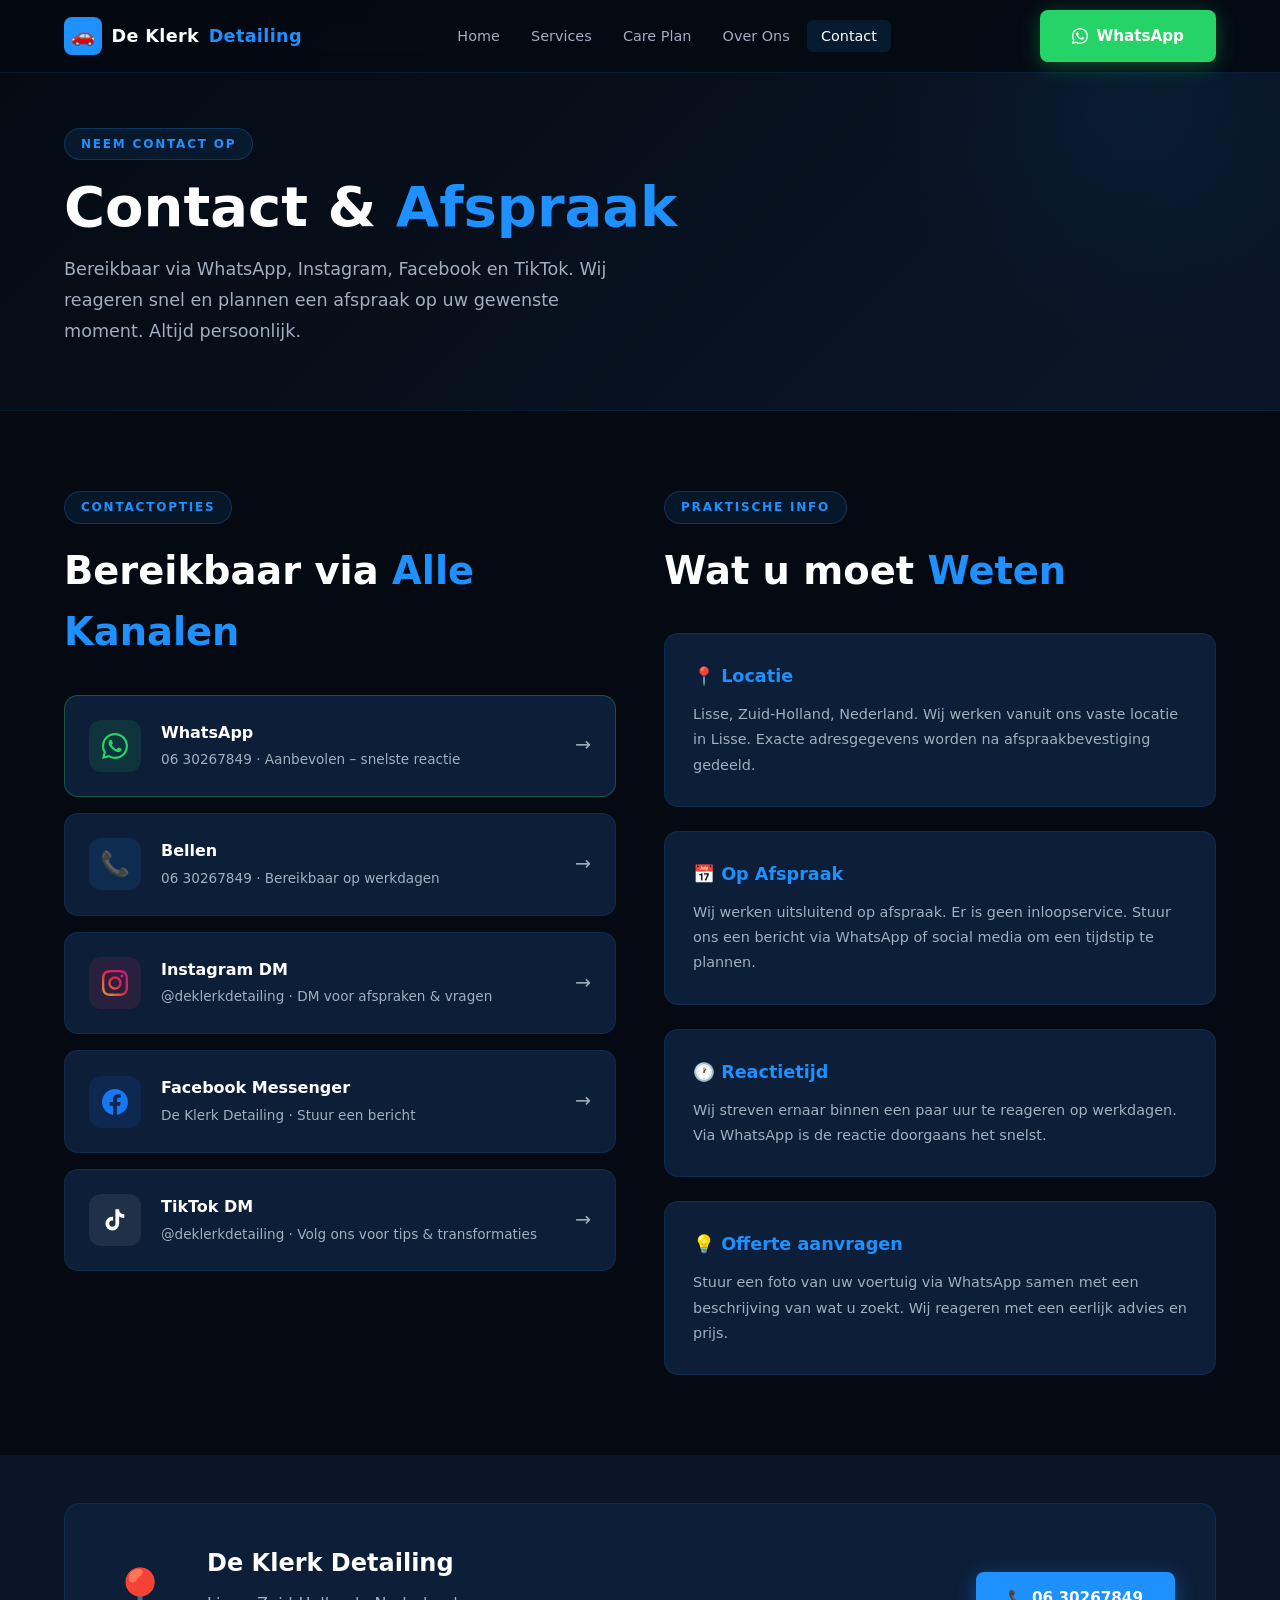
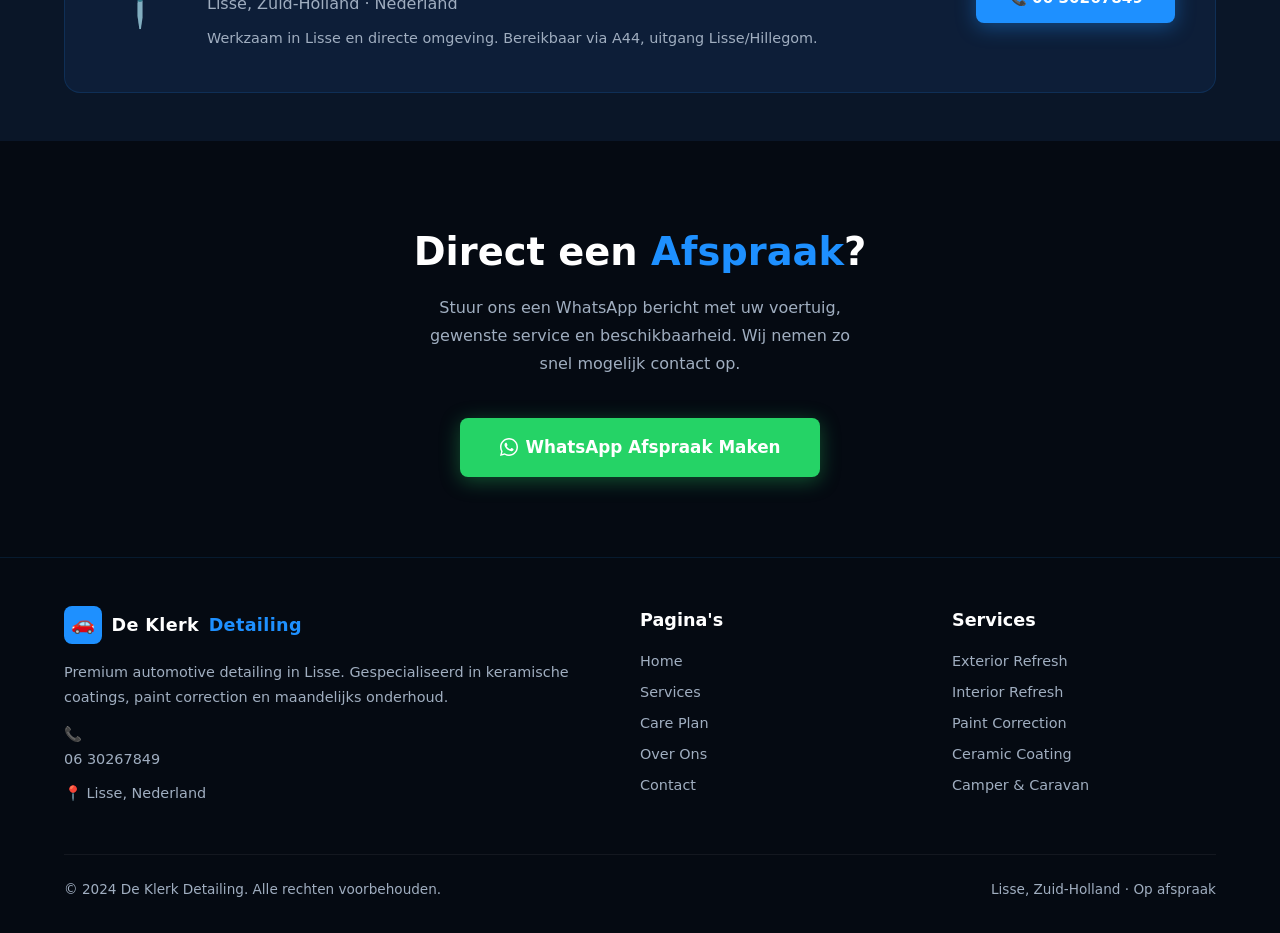
<file: contact.html>
<!DOCTYPE html>
<html lang="nl">
<head>
  <meta charset="UTF-8" />
  <meta name="viewport" content="width=device-width, initial-scale=1.0" />
  <title>Contact – De Klerk Detailing | Auto Detailing Lisse</title>
  <meta name="description" content="Neem contact op met De Klerk Detailing in Lisse via WhatsApp, Instagram, Facebook of TikTok. Wij maken snel een afspraak voor u." />
  <link rel="stylesheet" href="style.css" />
  <style>
    .contact-grid { display: grid; grid-template-columns: 1fr 1fr; gap: 3rem; }
    @media (max-width: 768px) { .contact-grid { grid-template-columns: 1fr; } }

    .contact-channel {
      display: flex;
      align-items: center;
      gap: 1.25rem;
      background: var(--card-bg);
      border: 1px solid rgba(30,144,255,0.12);
      border-radius: 14px;
      padding: 1.5rem;
      text-decoration: none;
      transition: all 0.3s;
    }
    .contact-channel:hover { transform: translateY(-3px); border-color: rgba(30,144,255,0.4); box-shadow: 0 12px 35px rgba(30,144,255,0.1); }
    .contact-channel-icon { width: 52px; height: 52px; border-radius: 12px; display: flex; align-items: center; justify-content: center; font-size: 1.5rem; flex-shrink: 0; }
    .contact-channel h3 { font-size: 1rem; margin-bottom: 0.2rem; }
    .contact-channel p { font-size: 0.85rem; margin: 0; }

    .ch-wa  { border-color: rgba(37,211,102,0.3); }
    .ch-wa:hover  { border-color: #25d366; background: rgba(37,211,102,0.04); }
    .ch-wa  .contact-channel-icon { background: rgba(37,211,102,0.12); }
    .ch-ig  .contact-channel-icon { background: rgba(225,48,108,0.12); }
    .ch-fb  .contact-channel-icon { background: rgba(24,119,242,0.12); }
    .ch-tt  .contact-channel-icon { background: rgba(255,255,255,0.08); }
    .ch-ph  .contact-channel-icon { background: rgba(30,144,255,0.12); }
  </style>
</head>
<body>

<!-- NAVBAR -->
<nav class="navbar" role="navigation" aria-label="Hoofdnavigatie">
  <div class="container">
    <div class="nav-inner">
      <a href="index.html" class="nav-logo">
        <div class="nav-logo-icon">🚗</div>
        De Klerk <span>Detailing</span>
      </a>
      <ul class="nav-links">
        <li><a href="index.html">Home</a></li>
        <li><a href="services.html">Services</a></li>
        <li><a href="careplan.html">Care Plan</a></li>
        <li><a href="about.html">Over Ons</a></li>
        <li><a href="contact.html">Contact</a></li>
      </ul>
      <a href="https://wa.me/31630267849?text=Hallo%2C%20ik%20wil%20graag%20een%20afspraak%20maken." class="btn btn-whatsapp nav-cta" target="_blank" rel="noopener">
        <svg width="16" height="16" viewBox="0 0 24 24" fill="currentColor" aria-hidden="true"><path d="M17.472 14.382c-.297-.149-1.758-.867-2.03-.967-.273-.099-.471-.148-.67.15-.197.297-.767.966-.94 1.164-.173.199-.347.223-.644.075-.297-.15-1.255-.463-2.39-1.475-.883-.788-1.48-1.761-1.653-2.059-.173-.297-.018-.458.13-.606.134-.133.298-.347.446-.52.149-.174.198-.298.298-.497.099-.198.05-.371-.025-.52-.075-.149-.669-1.612-.916-2.207-.242-.579-.487-.5-.669-.51-.173-.008-.371-.01-.57-.01-.198 0-.52.074-.792.372-.272.297-1.04 1.016-1.04 2.479 0 1.462 1.065 2.875 1.213 3.074.149.198 2.096 3.2 5.077 4.487.709.306 1.262.489 1.694.625.712.227 1.36.195 1.871.118.571-.085 1.758-.719 2.006-1.413.248-.694.248-1.289.173-1.413-.074-.124-.272-.198-.57-.347z"/><path d="M12 0C5.373 0 0 5.373 0 12c0 2.116.549 4.109 1.51 5.842L0 24l6.305-1.655A11.953 11.953 0 0012 24c6.627 0 12-5.373 12-12S18.627 0 12 0zm0 22c-1.891 0-3.664-.502-5.198-1.379l-.372-.22-3.863 1.015 1.033-3.763-.242-.387A9.952 9.952 0 012 12C2 6.477 6.477 2 12 2s10 4.477 10 10-4.477 10-10 10z"/></svg>
        WhatsApp
      </a>
      <button class="hamburger" id="hamburger" aria-label="Menu openen" aria-expanded="false">
        <span></span><span></span><span></span>
      </button>
    </div>
  </div>
</nav>
<nav class="mobile-menu" id="mobile-menu" aria-label="Mobiel menu">
  <a href="index.html">Home</a>
  <a href="services.html">Services</a>
  <a href="careplan.html">Care Plan</a>
  <a href="about.html">Over Ons</a>
  <a href="contact.html">Contact</a>
  <a href="https://wa.me/31630267849?text=Hallo%2C%20ik%20wil%20graag%20een%20afspraak%20maken." class="btn btn-whatsapp" target="_blank" rel="noopener">📱 WhatsApp Afspraak</a>
</nav>

<!-- PAGE HERO -->
<header class="page-hero">
  <div class="container">
    <div class="section-label">Neem Contact Op</div>
    <h1>Contact &amp; <span class="text-light-blue">Afspraak</span></h1>
    <p style="max-width:580px; margin-top:1rem; font-size:1.1rem;">Bereikbaar via WhatsApp, Instagram, Facebook en TikTok. Wij reageren snel en plannen een afspraak op uw gewenste moment. Altijd persoonlijk.</p>
  </div>
</header>

<!-- MAIN CONTACT SECTION -->
<section class="section">
  <div class="container">
    <div class="contact-grid">

      <!-- LEFT: CHANNELS -->
      <div>
        <div class="section-label">Contactopties</div>
        <h2 style="margin-bottom:2rem;">Bereikbaar via <span class="text-light-blue">Alle Kanalen</span></h2>

        <div style="display:flex; flex-direction:column; gap:1rem;" class="fade-in">

          <!-- WhatsApp -->
          <a href="https://wa.me/31630267849?text=Hallo%2C%20ik%20wil%20graag%20een%20afspraak%20maken." class="contact-channel ch-wa" target="_blank" rel="noopener" aria-label="WhatsApp contact">
            <div class="contact-channel-icon">
              <svg width="26" height="26" viewBox="0 0 24 24" fill="#25d366" aria-hidden="true"><path d="M17.472 14.382c-.297-.149-1.758-.867-2.03-.967-.273-.099-.471-.148-.67.15-.197.297-.767.966-.94 1.164-.173.199-.347.223-.644.075-.297-.15-1.255-.463-2.39-1.475-.883-.788-1.48-1.761-1.653-2.059-.173-.297-.018-.458.13-.606.134-.133.298-.347.446-.52.149-.174.198-.298.298-.497.099-.198.05-.371-.025-.52-.075-.149-.669-1.612-.916-2.207-.242-.579-.487-.5-.669-.51-.173-.008-.371-.01-.57-.01-.198 0-.52.074-.792.372-.272.297-1.04 1.016-1.04 2.479 0 1.462 1.065 2.875 1.213 3.074.149.198 2.096 3.2 5.077 4.487.709.306 1.262.489 1.694.625.712.227 1.36.195 1.871.118.571-.085 1.758-.719 2.006-1.413.248-.694.248-1.289.173-1.413-.074-.124-.272-.198-.57-.347z"/><path d="M12 0C5.373 0 0 5.373 0 12c0 2.116.549 4.109 1.51 5.842L0 24l6.305-1.655A11.953 11.953 0 0012 24c6.627 0 12-5.373 12-12S18.627 0 12 0zm0 22c-1.891 0-3.664-.502-5.198-1.379l-.372-.22-3.863 1.015 1.033-3.763-.242-.387A9.952 9.952 0 012 12C2 6.477 6.477 2 12 2s10 4.477 10 10-4.477 10-10 10z"/></svg>
            </div>
            <div>
              <h3>WhatsApp</h3>
              <p style="color:var(--grey);">06 30267849 · Aanbevolen – snelste reactie</p>
            </div>
            <span style="margin-left:auto; color:var(--grey); font-size:1.2rem;">→</span>
          </a>

          <!-- Phone -->
          <a href="tel:+31630267849" class="contact-channel ch-ph" aria-label="Bel ons">
            <div class="contact-channel-icon">📞</div>
            <div>
              <h3>Bellen</h3>
              <p style="color:var(--grey);">06 30267849 · Bereikbaar op werkdagen</p>
            </div>
            <span style="margin-left:auto; color:var(--grey); font-size:1.2rem;">→</span>
          </a>

          <!-- Instagram -->
          <a href="https://instagram.com/deklerkdetailing" class="contact-channel ch-ig" target="_blank" rel="noopener" aria-label="Instagram">
            <div class="contact-channel-icon">
              <svg width="26" height="26" viewBox="0 0 24 24" fill="url(#ig2)" aria-hidden="true"><defs><linearGradient id="ig2" x1="0%" y1="100%" x2="100%" y2="0%"><stop offset="0%" stop-color="#f09433"/><stop offset="25%" stop-color="#e6683c"/><stop offset="50%" stop-color="#dc2743"/><stop offset="75%" stop-color="#cc2366"/><stop offset="100%" stop-color="#bc1888"/></linearGradient></defs><path d="M12 2.163c3.204 0 3.584.012 4.85.07 3.252.148 4.771 1.691 4.919 4.919.058 1.265.069 1.645.069 4.849 0 3.205-.012 3.584-.069 4.849-.149 3.225-1.664 4.771-4.919 4.919-1.266.058-1.644.07-4.85.07-3.204 0-3.584-.012-4.849-.07-3.26-.149-4.771-1.699-4.919-4.92-.058-1.265-.07-1.644-.07-4.849 0-3.204.013-3.583.07-4.849.149-3.227 1.664-4.771 4.919-4.919 1.266-.057 1.645-.069 4.849-.069zm0-2.163c-3.259 0-3.667.014-4.947.072-4.358.2-6.78 2.618-6.98 6.98-.059 1.281-.073 1.689-.073 4.948 0 3.259.014 3.668.072 4.948.2 4.358 2.618 6.78 6.98 6.98 1.281.058 1.689.072 4.948.072 3.259 0 3.668-.014 4.948-.072 4.354-.2 6.782-2.618 6.979-6.98.059-1.28.073-1.689.073-4.948 0-3.259-.014-3.667-.072-4.947-.196-4.354-2.617-6.78-6.979-6.98-1.281-.059-1.69-.073-4.949-.073zm0 5.838c-3.403 0-6.162 2.759-6.162 6.162s2.759 6.163 6.162 6.163 6.162-2.759 6.162-6.163c0-3.403-2.759-6.162-6.162-6.162zm0 10.162c-2.209 0-4-1.79-4-4 0-2.209 1.791-4 4-4s4 1.791 4 4c0 2.21-1.791 4-4 4zm6.406-11.845c-.796 0-1.441.645-1.441 1.44s.645 1.44 1.441 1.44c.795 0 1.439-.645 1.439-1.44s-.644-1.44-1.439-1.44z"/></svg>
            </div>
            <div>
              <h3>Instagram DM</h3>
              <p style="color:var(--grey);">@deklerkdetailing · DM voor afspraken &amp; vragen</p>
            </div>
            <span style="margin-left:auto; color:var(--grey); font-size:1.2rem;">→</span>
          </a>

          <!-- Facebook -->
          <a href="https://facebook.com/deklerkdetailing" class="contact-channel ch-fb" target="_blank" rel="noopener" aria-label="Facebook">
            <div class="contact-channel-icon">
              <svg width="26" height="26" viewBox="0 0 24 24" fill="#1877f2" aria-hidden="true"><path d="M24 12.073c0-6.627-5.373-12-12-12s-12 5.373-12 12c0 5.99 4.388 10.954 10.125 11.854v-8.385H7.078v-3.47h3.047V9.43c0-3.007 1.792-4.669 4.533-4.669 1.312 0 2.686.235 2.686.235v2.953H15.83c-1.491 0-1.956.925-1.956 1.874v2.25h3.328l-.532 3.47h-2.796v8.385C19.612 23.027 24 18.062 24 12.073z"/></svg>
            </div>
            <div>
              <h3>Facebook Messenger</h3>
              <p style="color:var(--grey);">De Klerk Detailing · Stuur een bericht</p>
            </div>
            <span style="margin-left:auto; color:var(--grey); font-size:1.2rem;">→</span>
          </a>

          <!-- TikTok -->
          <a href="https://tiktok.com/@deklerkdetailing" class="contact-channel ch-tt" target="_blank" rel="noopener" aria-label="TikTok">
            <div class="contact-channel-icon">
              <svg width="26" height="26" viewBox="0 0 24 24" fill="white" aria-hidden="true"><path d="M19.59 6.69a4.83 4.83 0 01-3.77-4.25V2h-3.45v13.67a2.89 2.89 0 01-2.88 2.5 2.89 2.89 0 01-2.89-2.89 2.89 2.89 0 012.89-2.89c.28 0 .54.04.79.1V9.01a6.33 6.33 0 00-.79-.05 6.34 6.34 0 00-6.34 6.34 6.34 6.34 0 006.34 6.34 6.34 6.34 0 006.33-6.34V8.69a8.18 8.18 0 004.78 1.54V6.77a4.85 4.85 0 01-1.01-.08z"/></svg>
            </div>
            <div>
              <h3>TikTok DM</h3>
              <p style="color:var(--grey);">@deklerkdetailing · Volg ons voor tips &amp; transformaties</p>
            </div>
            <span style="margin-left:auto; color:var(--grey); font-size:1.2rem;">→</span>
          </a>
        </div>
      </div>

      <!-- RIGHT: INFO -->
      <div class="fade-in">
        <div class="section-label">Praktische Info</div>
        <h2 style="margin-bottom:2rem;">Wat u moet <span class="text-light-blue">Weten</span></h2>

        <div style="display:flex; flex-direction:column; gap:1.5rem;">
          <div class="card">
            <h4 style="color:var(--light-blue); margin-bottom:0.75rem;">📍 Locatie</h4>
            <p style="font-size:0.9rem;">Lisse, Zuid-Holland, Nederland. Wij werken vanuit ons vaste locatie in Lisse. Exacte adresgegevens worden na afspraakbevestiging gedeeld.</p>
          </div>
          <div class="card">
            <h4 style="color:var(--light-blue); margin-bottom:0.75rem;">📅 Op Afspraak</h4>
            <p style="font-size:0.9rem;">Wij werken uitsluitend op afspraak. Er is geen inloopservice. Stuur ons een bericht via WhatsApp of social media om een tijdstip te plannen.</p>
          </div>
          <div class="card">
            <h4 style="color:var(--light-blue); margin-bottom:0.75rem;">🕐 Reactietijd</h4>
            <p style="font-size:0.9rem;">Wij streven ernaar binnen een paar uur te reageren op werkdagen. Via WhatsApp is de reactie doorgaans het snelst.</p>
          </div>
          <div class="card">
            <h4 style="color:var(--light-blue); margin-bottom:0.75rem;">💡 Offerte aanvragen</h4>
            <p style="font-size:0.9rem;">Stuur een foto van uw voertuig via WhatsApp samen met een beschrijving van wat u zoekt. Wij reageren met een eerlijk advies en prijs.</p>
          </div>
        </div>
      </div>
    </div>
  </div>
</section>

<!-- MAP / LOCATION VISUAL -->
<section class="section-sm" style="background:var(--dark-blue);">
  <div class="container">
    <div style="background:var(--card-bg); border:1px solid rgba(30,144,255,0.15); border-radius:16px; overflow:hidden;" class="fade-in">
      <div style="padding:2.5rem; display:flex; align-items:center; gap:2rem; flex-wrap:wrap;">
        <div style="font-size:3.5rem;">📍</div>
        <div>
          <h3 style="margin-bottom:0.5rem;">De Klerk Detailing</h3>
          <p style="margin:0; font-size:1rem; color:var(--grey);">Lisse, Zuid-Holland · Nederland</p>
          <p style="margin:0.5rem 0 0; font-size:0.9rem; color:var(--grey);">Werkzaam in Lisse en directe omgeving. Bereikbaar via A44, uitgang Lisse/Hillegom.</p>
        </div>
        <div style="margin-left:auto;">
          <a href="tel:+31630267849" class="btn btn-primary">📞 06 30267849</a>
        </div>
      </div>
    </div>
  </div>
</section>

<!-- QUICK CTA -->
<section class="section">
  <div class="container text-center">
    <h2 style="margin-bottom:0.75rem;">Direct een <span class="text-light-blue">Afspraak</span>?</h2>
    <p style="max-width:440px; margin:0 auto 2.5rem;">Stuur ons een WhatsApp bericht met uw voertuig, gewenste service en beschikbaarheid. Wij nemen zo snel mogelijk contact op.</p>
    <a href="https://wa.me/31630267849?text=Hallo%2C%20ik%20wil%20graag%20een%20afspraak%20maken.%20Mijn%20voertuig%20is%20een%20%5Bmerk%20en%20type%5D%20en%20ik%20ben%20geïnteresseerd%20in%20%5Bservice%5D." class="btn btn-whatsapp btn-lg" target="_blank" rel="noopener">
      <svg width="18" height="18" viewBox="0 0 24 24" fill="currentColor" aria-hidden="true"><path d="M17.472 14.382c-.297-.149-1.758-.867-2.03-.967-.273-.099-.471-.148-.67.15-.197.297-.767.966-.94 1.164-.173.199-.347.223-.644.075-.297-.15-1.255-.463-2.39-1.475-.883-.788-1.48-1.761-1.653-2.059-.173-.297-.018-.458.13-.606.134-.133.298-.347.446-.52.149-.174.198-.298.298-.497.099-.198.05-.371-.025-.52-.075-.149-.669-1.612-.916-2.207-.242-.579-.487-.5-.669-.51-.173-.008-.371-.01-.57-.01-.198 0-.52.074-.792.372-.272.297-1.04 1.016-1.04 2.479 0 1.462 1.065 2.875 1.213 3.074.149.198 2.096 3.2 5.077 4.487.709.306 1.262.489 1.694.625.712.227 1.36.195 1.871.118.571-.085 1.758-.719 2.006-1.413.248-.694.248-1.289.173-1.413-.074-.124-.272-.198-.57-.347z"/><path d="M12 0C5.373 0 0 5.373 0 12c0 2.116.549 4.109 1.51 5.842L0 24l6.305-1.655A11.953 11.953 0 0012 24c6.627 0 12-5.373 12-12S18.627 0 12 0zm0 22c-1.891 0-3.664-.502-5.198-1.379l-.372-.22-3.863 1.015 1.033-3.763-.242-.387A9.952 9.952 0 012 12C2 6.477 6.477 2 12 2s10 4.477 10 10-4.477 10-10 10z"/></svg>
      WhatsApp Afspraak Maken
    </a>
  </div>
</section>

<!-- FOOTER -->
<footer>
  <div class="container">
    <div class="footer-grid">
      <div class="footer-col">
        <div class="nav-logo" style="margin-bottom:1rem;">
          <div class="nav-logo-icon">🚗</div>
          De Klerk <span style="color:var(--light-blue);">Detailing</span>
        </div>
        <p>Premium automotive detailing in Lisse. Gespecialiseerd in keramische coatings, paint correction en maandelijks onderhoud.</p>
        <p style="margin-top:0.75rem;">📞 <a href="tel:+31630267849" style="color:var(--grey);">06 30267849</a></p>
        <p>📍 Lisse, Nederland</p>
      </div>
      <div class="footer-col">
        <h4>Pagina's</h4>
        <a href="index.html">Home</a>
        <a href="services.html">Services</a>
        <a href="careplan.html">Care Plan</a>
        <a href="about.html">Over Ons</a>
        <a href="contact.html">Contact</a>
      </div>
      <div class="footer-col">
        <h4>Services</h4>
        <a href="services.html#exterior">Exterior Refresh</a>
        <a href="services.html#interior">Interior Refresh</a>
        <a href="services.html#paint">Paint Correction</a>
        <a href="services.html#coating">Ceramic Coating</a>
        <a href="services.html#camper">Camper &amp; Caravan</a>
      </div>
    </div>
    <div class="footer-bottom">
      <span>© 2024 De Klerk Detailing. Alle rechten voorbehouden.</span>
      <span>Lisse, Zuid-Holland · Op afspraak</span>
    </div>
  </div>
</footer>
<script src="nav.js"></script>
</body>
</html>
</file>
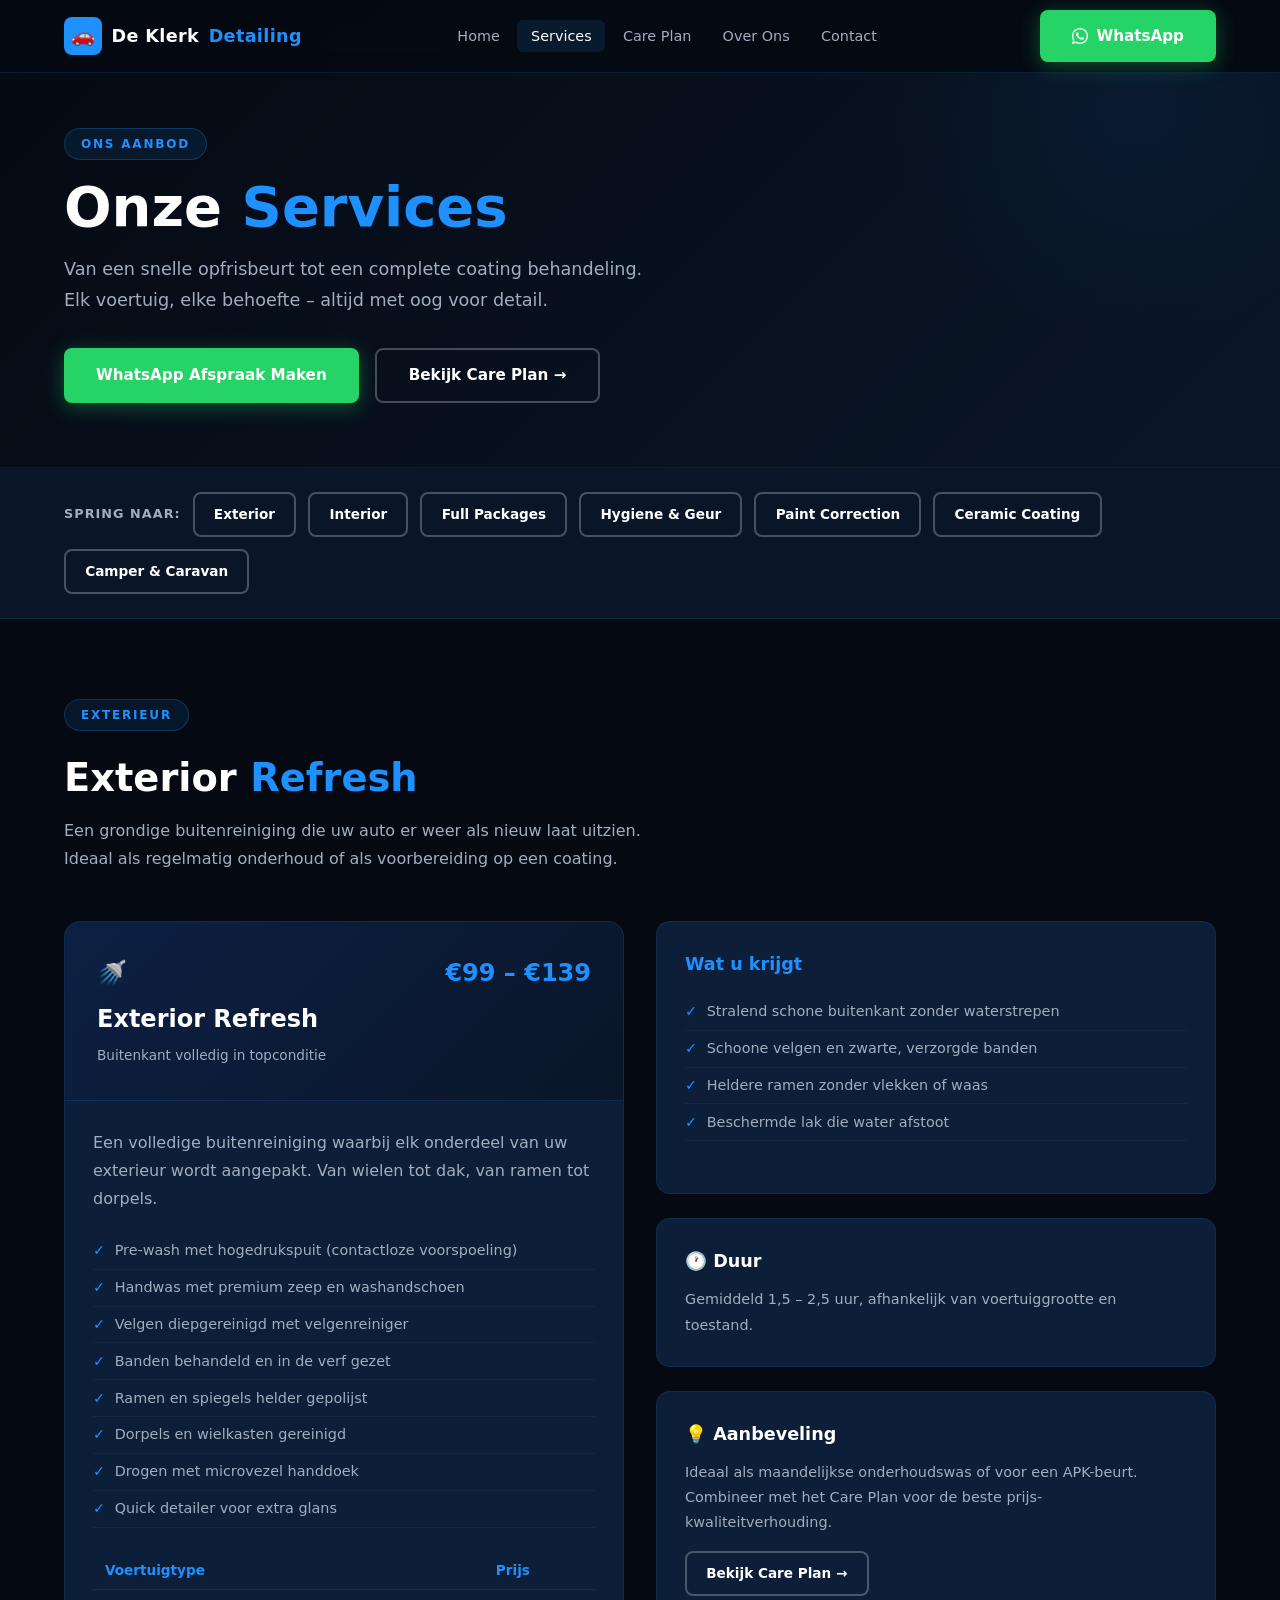
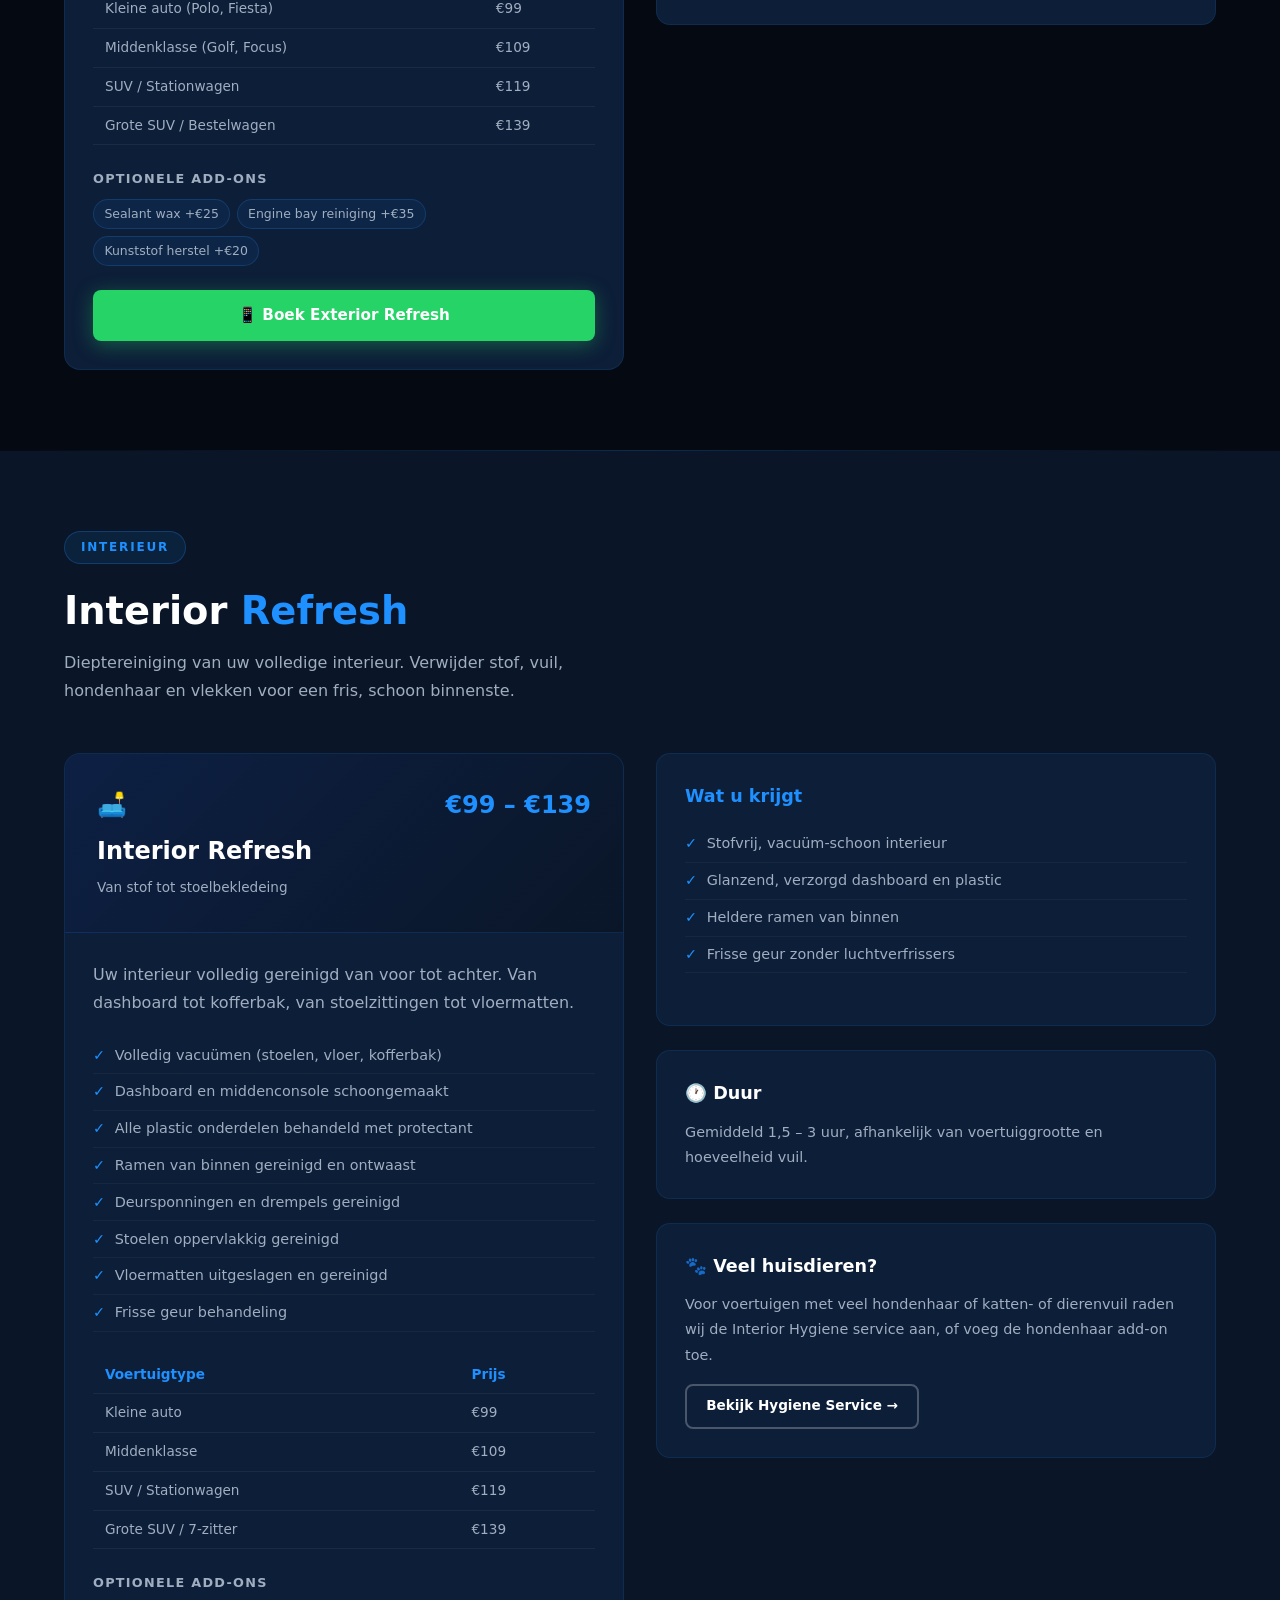
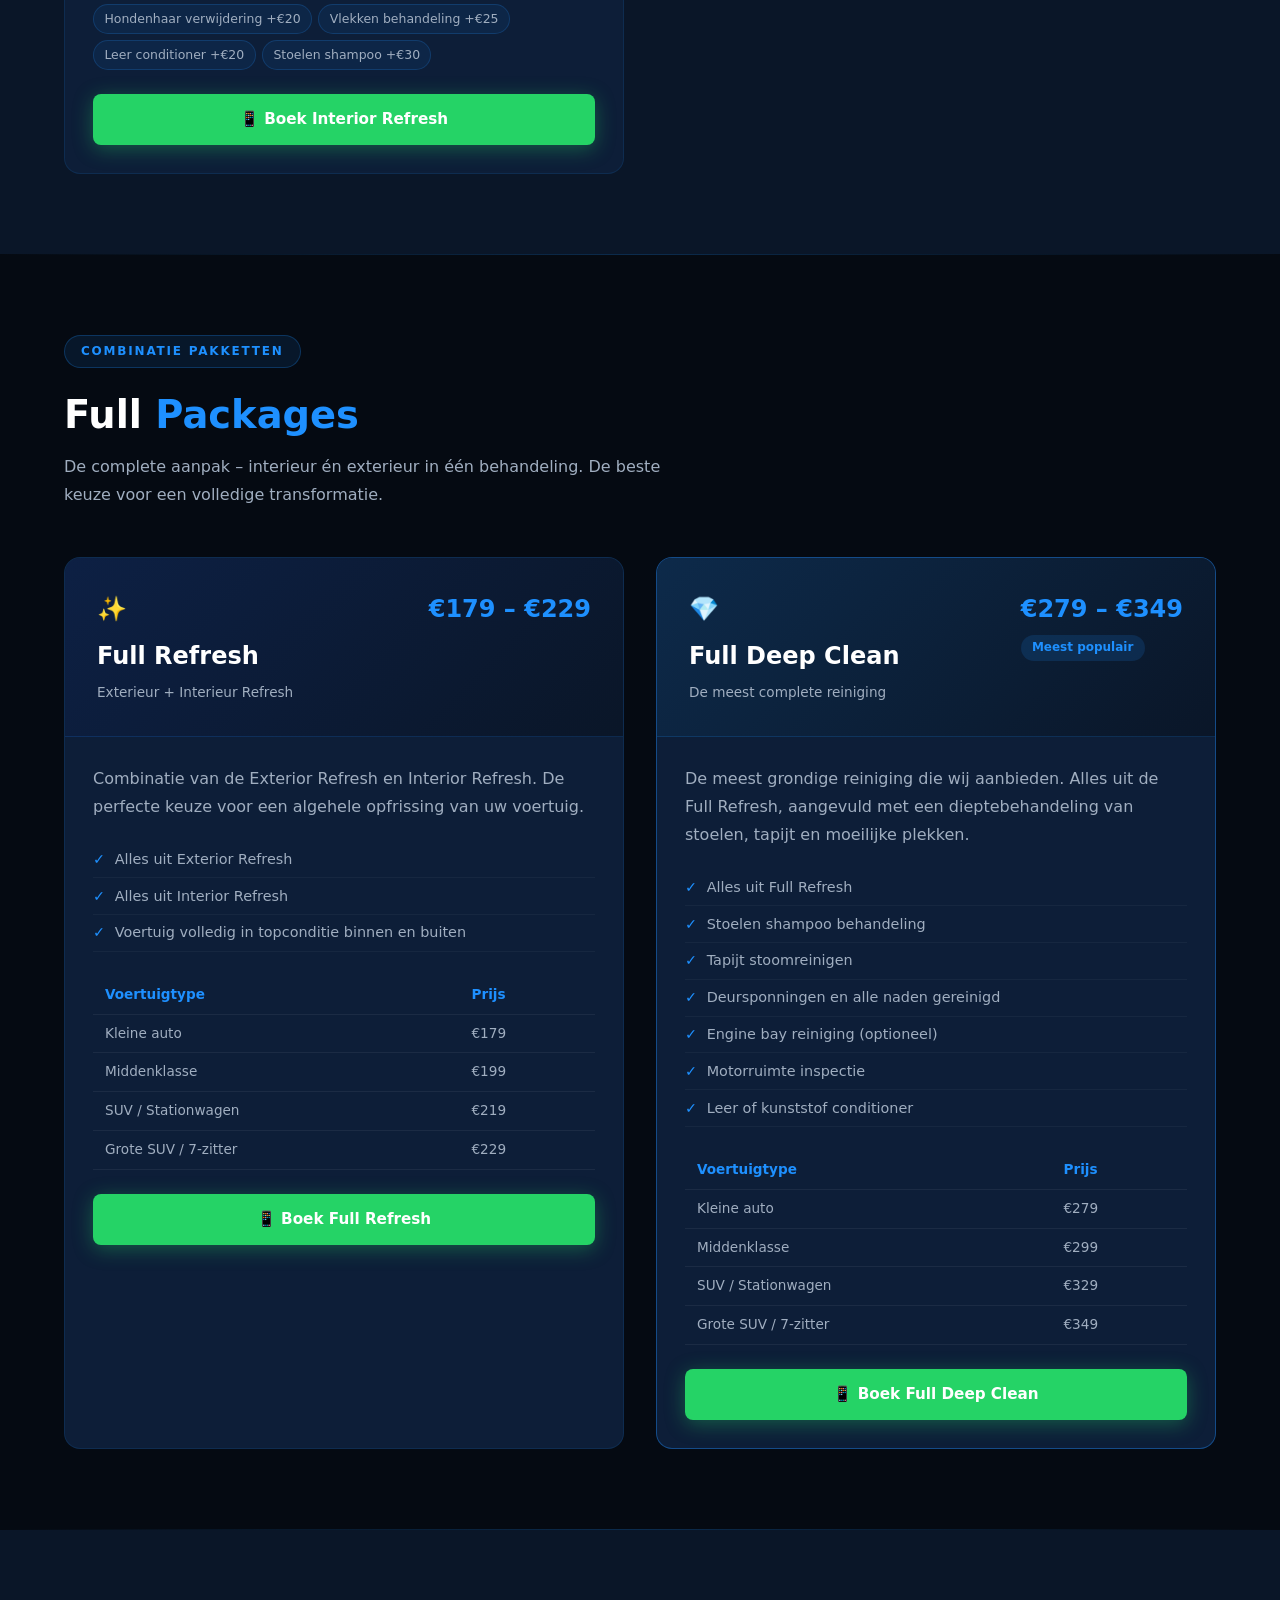
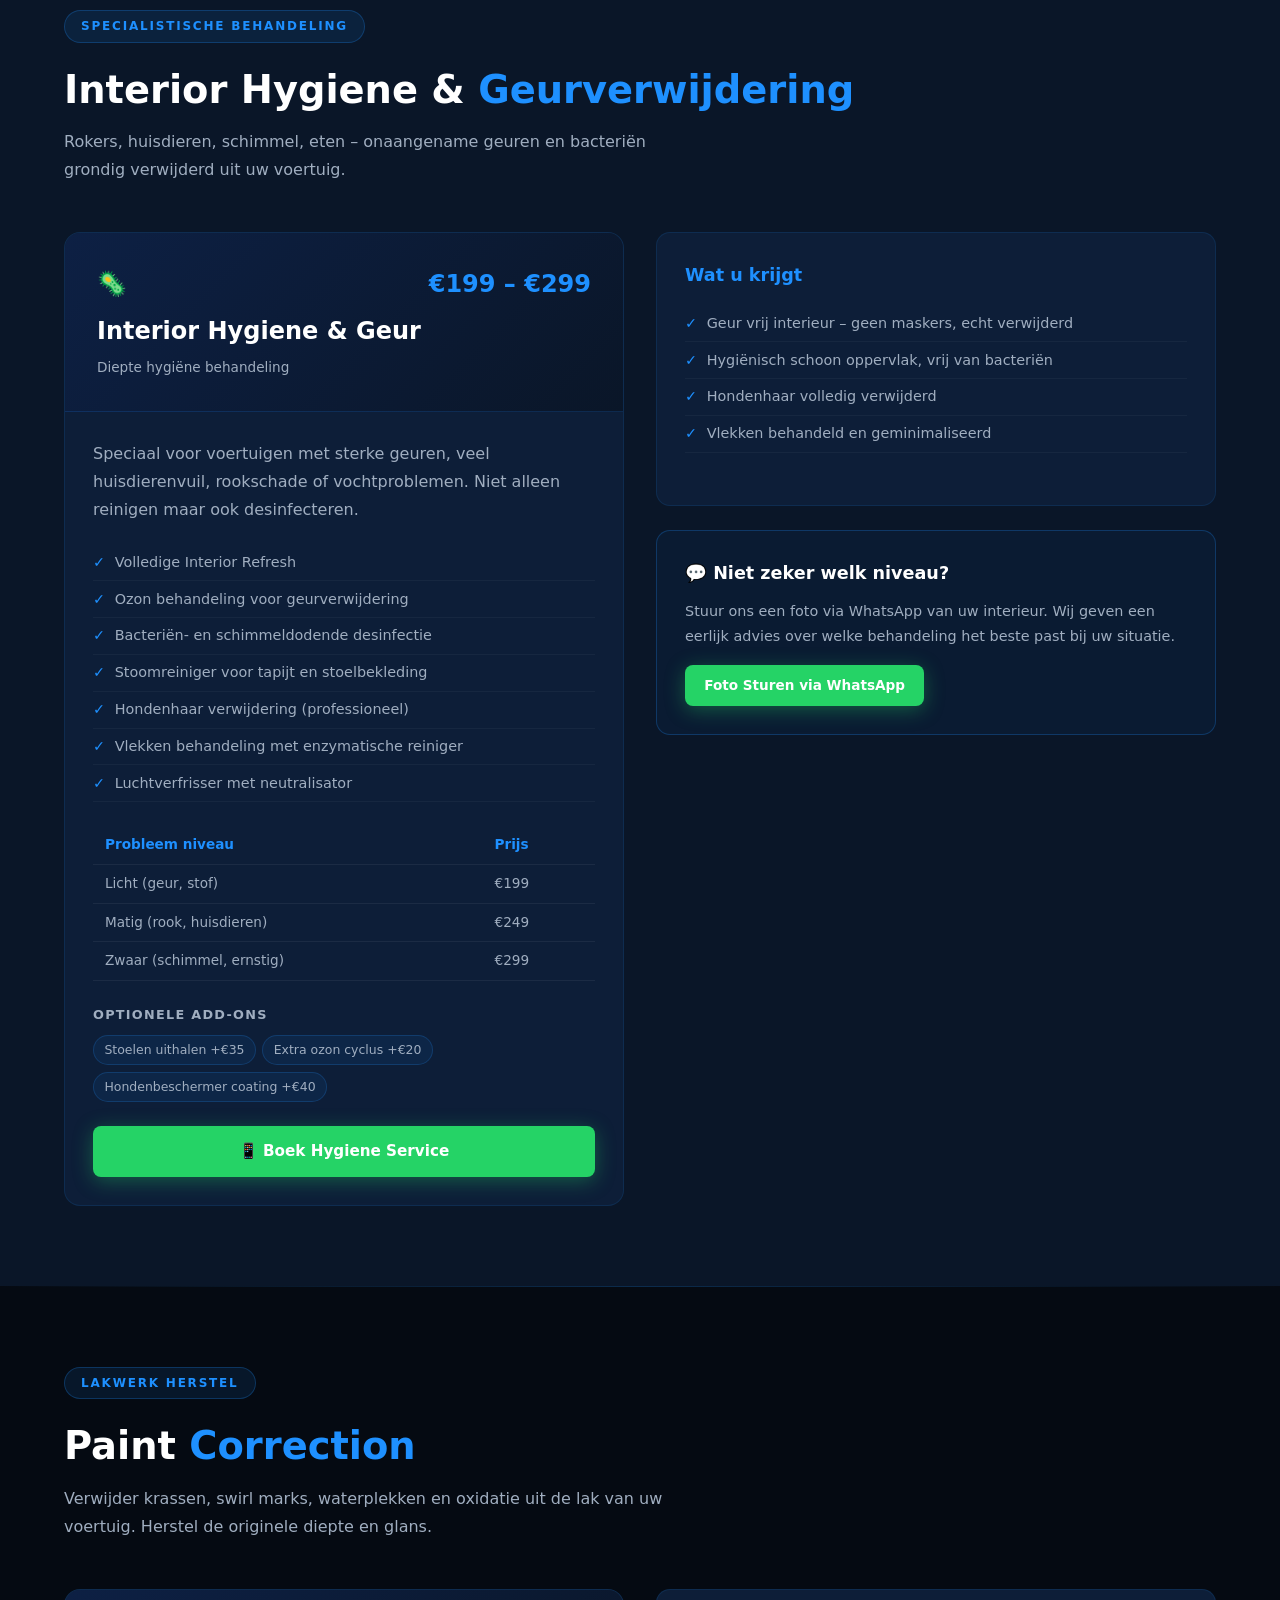
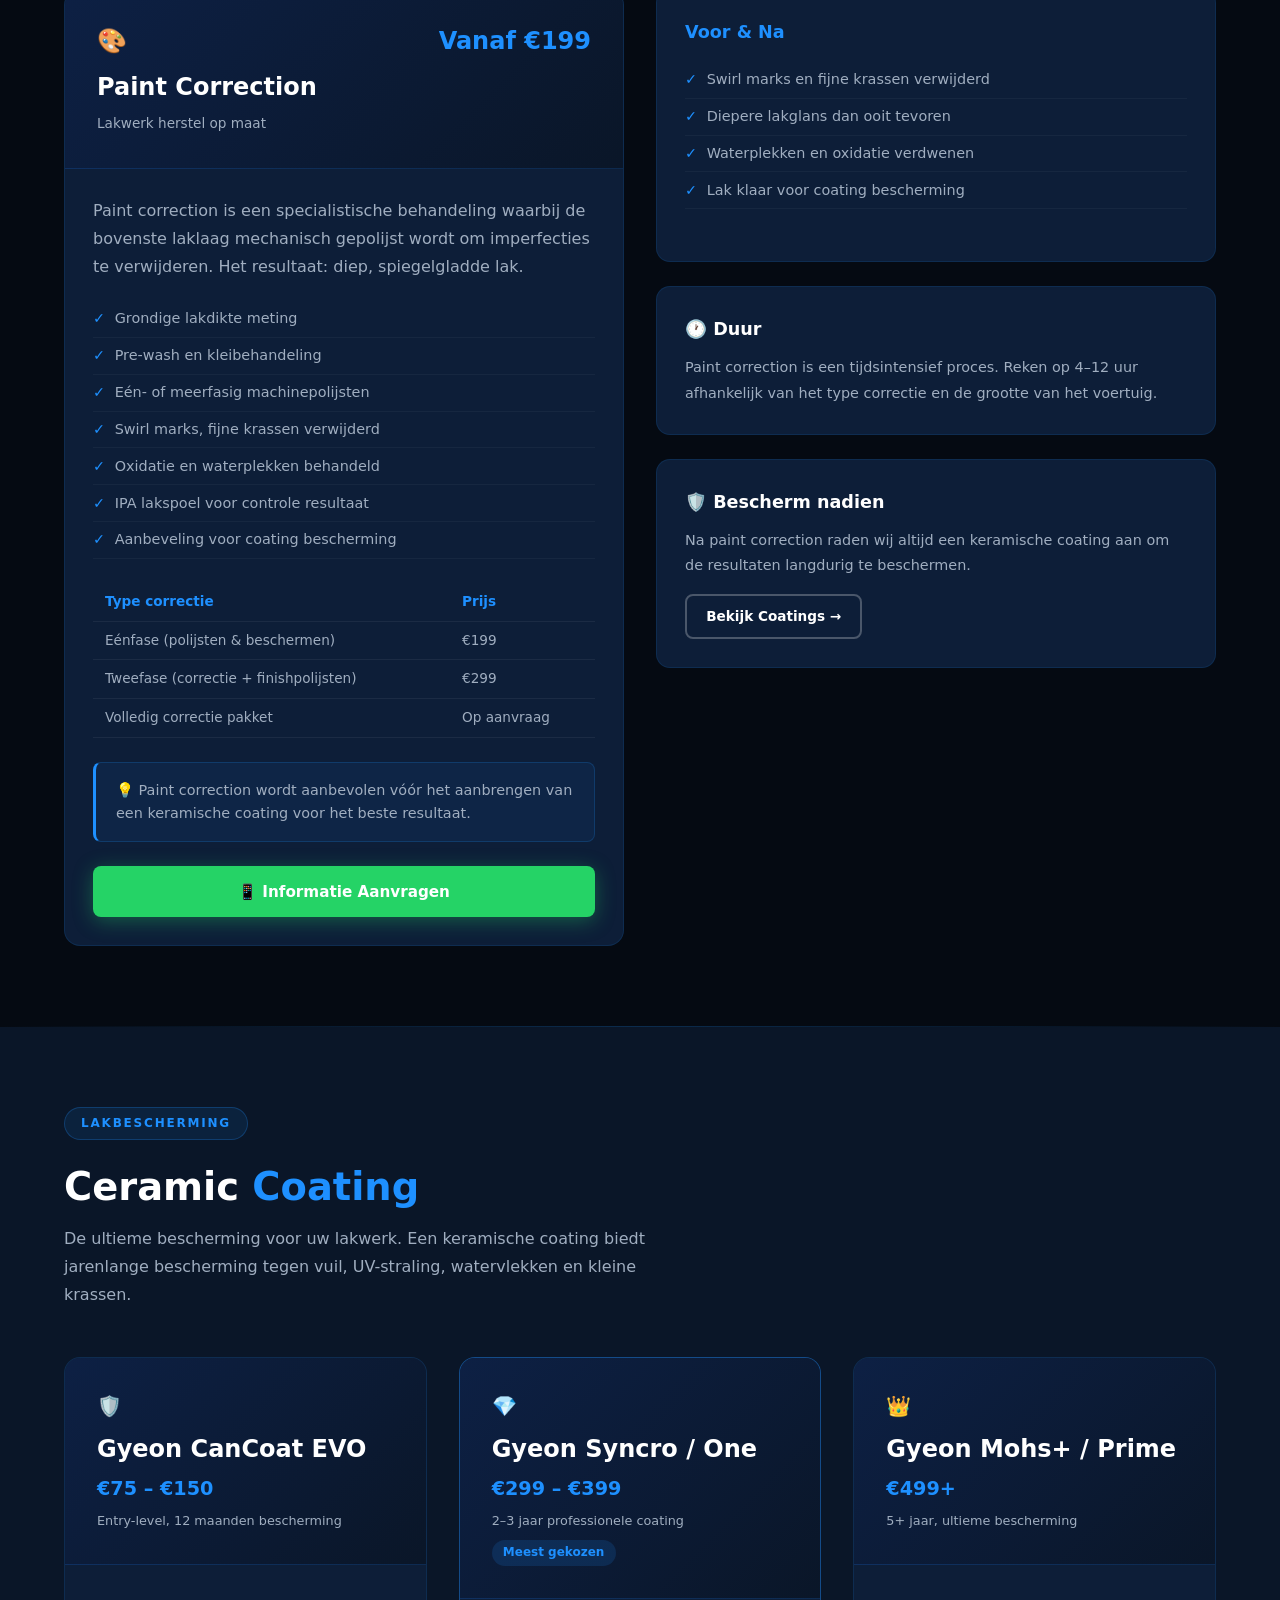
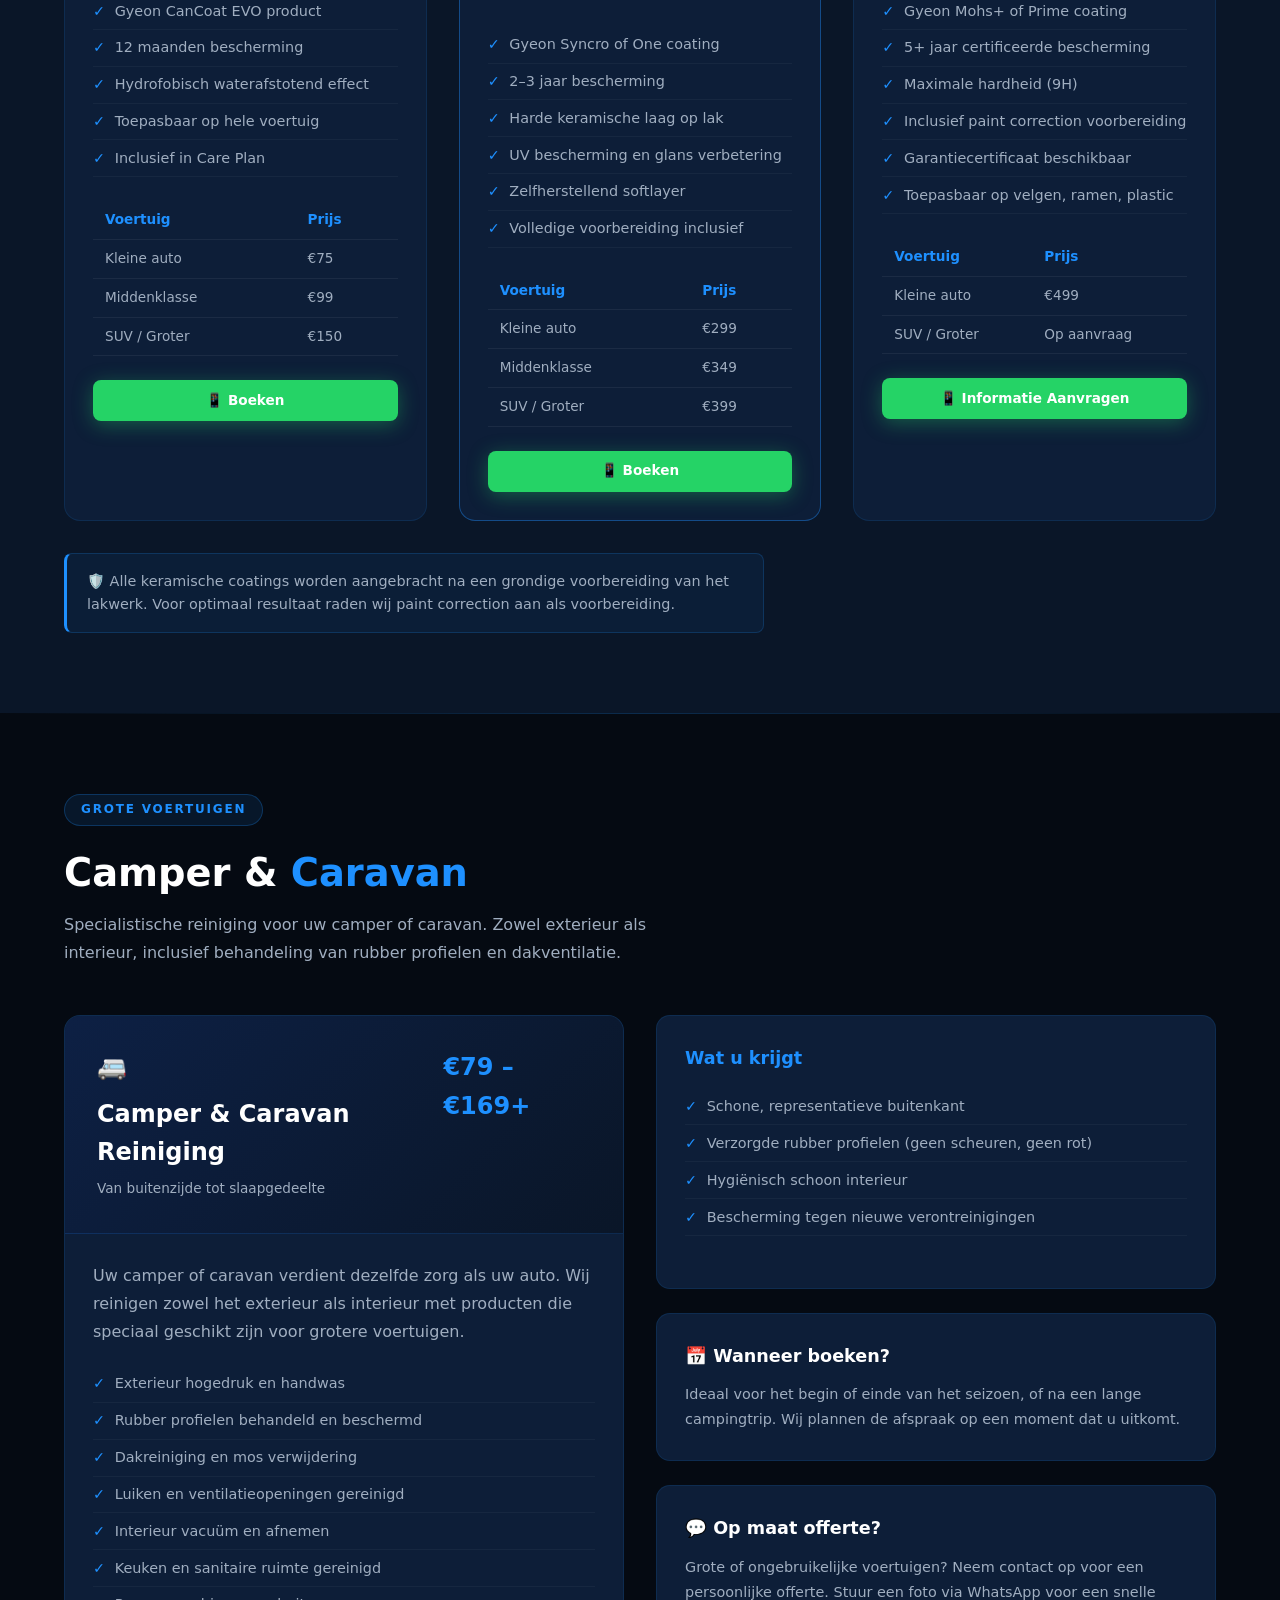
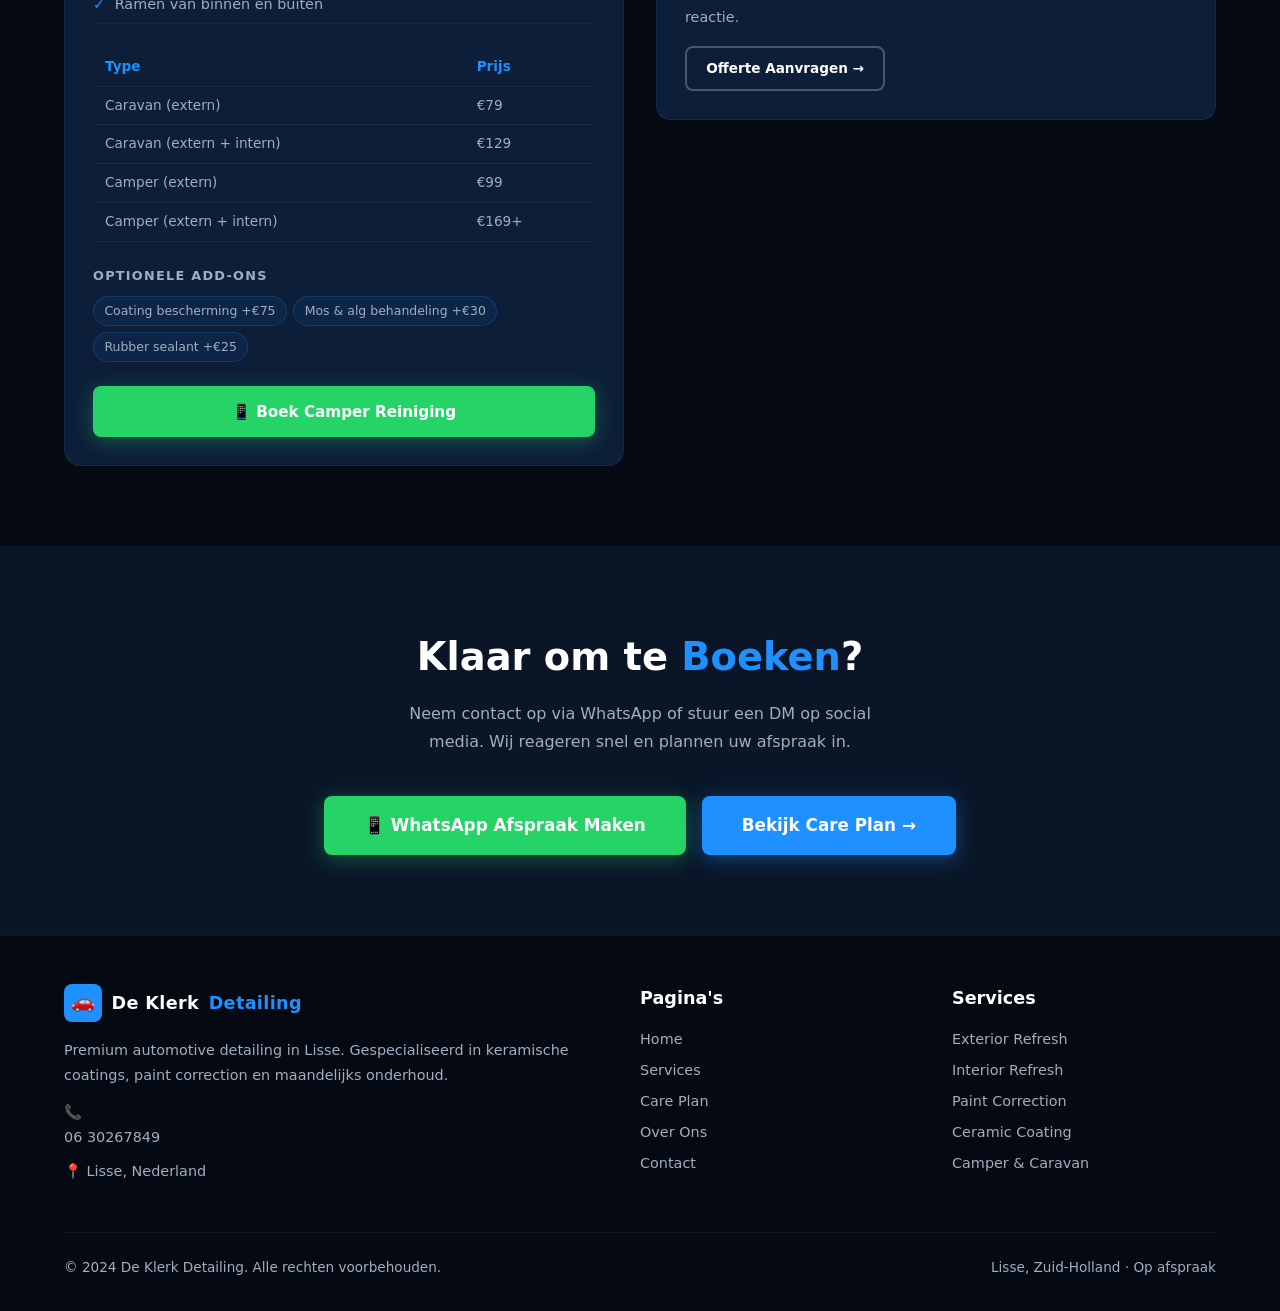
<file: services.html>
<!DOCTYPE html>
<html lang="nl">
<head>
  <meta charset="UTF-8" />
  <meta name="viewport" content="width=device-width, initial-scale=1.0" />
  <title>Services – De Klerk Detailing | Auto Detailing Lisse</title>
  <meta name="description" content="Bekijk alle auto detailing services van De Klerk Detailing in Lisse. Exterior, interior, paint correction, ceramic coating en camper reiniging." />
  <meta name="keywords" content="car detailing Lisse, auto interieur reinigen, ceramic coating Netherlands, paint correction Netherlands, camper cleaning Netherlands" />
  <link rel="stylesheet" href="style.css" />
</head>
<body>

<!-- NAVBAR -->
<nav class="navbar" role="navigation" aria-label="Hoofdnavigatie">
  <div class="container">
    <div class="nav-inner">
      <a href="index.html" class="nav-logo">
        <div class="nav-logo-icon">🚗</div>
        De Klerk <span>Detailing</span>
      </a>
      <ul class="nav-links">
        <li><a href="index.html">Home</a></li>
        <li><a href="services.html">Services</a></li>
        <li><a href="careplan.html">Care Plan</a></li>
        <li><a href="about.html">Over Ons</a></li>
        <li><a href="contact.html">Contact</a></li>
      </ul>
      <a href="https://wa.me/31630267849?text=Hallo%2C%20ik%20wil%20graag%20een%20afspraak%20maken." class="btn btn-whatsapp nav-cta" target="_blank" rel="noopener">
        <svg width="16" height="16" viewBox="0 0 24 24" fill="currentColor" aria-hidden="true"><path d="M17.472 14.382c-.297-.149-1.758-.867-2.03-.967-.273-.099-.471-.148-.67.15-.197.297-.767.966-.94 1.164-.173.199-.347.223-.644.075-.297-.15-1.255-.463-2.39-1.475-.883-.788-1.48-1.761-1.653-2.059-.173-.297-.018-.458.13-.606.134-.133.298-.347.446-.52.149-.174.198-.298.298-.497.099-.198.05-.371-.025-.52-.075-.149-.669-1.612-.916-2.207-.242-.579-.487-.5-.669-.51-.173-.008-.371-.01-.57-.01-.198 0-.52.074-.792.372-.272.297-1.04 1.016-1.04 2.479 0 1.462 1.065 2.875 1.213 3.074.149.198 2.096 3.2 5.077 4.487.709.306 1.262.489 1.694.625.712.227 1.36.195 1.871.118.571-.085 1.758-.719 2.006-1.413.248-.694.248-1.289.173-1.413-.074-.124-.272-.198-.57-.347z"/><path d="M12 0C5.373 0 0 5.373 0 12c0 2.116.549 4.109 1.51 5.842L0 24l6.305-1.655A11.953 11.953 0 0012 24c6.627 0 12-5.373 12-12S18.627 0 12 0zm0 22c-1.891 0-3.664-.502-5.198-1.379l-.372-.22-3.863 1.015 1.033-3.763-.242-.387A9.952 9.952 0 012 12C2 6.477 6.477 2 12 2s10 4.477 10 10-4.477 10-10 10z"/></svg>
        WhatsApp
      </a>
      <button class="hamburger" id="hamburger" aria-label="Menu openen" aria-expanded="false">
        <span></span><span></span><span></span>
      </button>
    </div>
  </div>
</nav>
<nav class="mobile-menu" id="mobile-menu" aria-label="Mobiel menu">
  <a href="index.html">Home</a>
  <a href="services.html">Services</a>
  <a href="careplan.html">Care Plan</a>
  <a href="about.html">Over Ons</a>
  <a href="contact.html">Contact</a>
  <a href="https://wa.me/31630267849?text=Hallo%2C%20ik%20wil%20graag%20een%20afspraak%20maken." class="btn btn-whatsapp" target="_blank" rel="noopener">📱 WhatsApp Afspraak</a>
</nav>

<!-- PAGE HERO -->
<header class="page-hero">
  <div class="container">
    <div class="section-label">Ons Aanbod</div>
    <h1>Onze <span class="text-light-blue">Services</span></h1>
    <p style="max-width:580px; margin-top:1rem; font-size:1.1rem;">Van een snelle opfrisbeurt tot een complete coating behandeling. Elk voertuig, elke behoefte – altijd met oog voor detail.</p>
    <div class="btn-group" style="margin-top:2rem;">
      <a href="https://wa.me/31630267849?text=Hallo%2C%20ik%20wil%20graag%20een%20service%20boeken." class="btn btn-whatsapp" target="_blank" rel="noopener">WhatsApp Afspraak Maken</a>
      <a href="careplan.html" class="btn btn-outline">Bekijk Care Plan →</a>
    </div>
  </div>
</header>

<!-- QUICK NAV -->
<section style="background:var(--dark-blue); padding:1.5rem 0; border-bottom:1px solid rgba(30,144,255,0.12);">
  <div class="container">
    <div style="display:flex; flex-wrap:wrap; gap:0.75rem; align-items:center;">
      <span style="font-size:0.8rem; color:var(--grey); text-transform:uppercase; letter-spacing:0.08em; font-weight:600;">Spring naar:</span>
      <a href="#exterior" class="btn btn-outline btn-sm">Exterior</a>
      <a href="#interior" class="btn btn-outline btn-sm">Interior</a>
      <a href="#full" class="btn btn-outline btn-sm">Full Packages</a>
      <a href="#hygiene" class="btn btn-outline btn-sm">Hygiene &amp; Geur</a>
      <a href="#paint" class="btn btn-outline btn-sm">Paint Correction</a>
      <a href="#coating" class="btn btn-outline btn-sm">Ceramic Coating</a>
      <a href="#camper" class="btn btn-outline btn-sm">Camper &amp; Caravan</a>
    </div>
  </div>
</section>

<!-- ═══ EXTERIOR REFRESH ═══ -->
<section class="section" id="exterior">
  <div class="container">
    <div class="section-label">Exterieur</div>
    <h2 style="margin-bottom:0.5rem;">Exterior <span class="text-light-blue">Refresh</span></h2>
    <p style="max-width:600px; margin-bottom:3rem;">Een grondige buitenreiniging die uw auto er weer als nieuw laat uitzien. Ideaal als regelmatig onderhoud of als voorbereiding op een coating.</p>
    <div class="grid-2 fade-in">
      <div class="service-card">
        <div class="service-card-header">
          <div style="display:flex; justify-content:space-between; align-items:start;">
            <div>
              <div style="font-size:1.5rem; margin-bottom:0.5rem;">🚿</div>
              <h3>Exterior Refresh</h3>
              <p style="font-size:0.85rem; color:var(--grey); margin-top:0.25rem;">Buitenkant volledig in topconditie</p>
            </div>
            <div class="service-price">€99 – €139</div>
          </div>
        </div>
        <div class="service-card-body">
          <p>Een volledige buitenreiniging waarbij elk onderdeel van uw exterieur wordt aangepakt. Van wielen tot dak, van ramen tot dorpels.</p>
          <ul class="service-steps">
            <li>Pre-wash met hogedrukspuit (contactloze voorspoeling)</li>
            <li>Handwas met premium zeep en washandschoen</li>
            <li>Velgen diepgereinigd met velgenreiniger</li>
            <li>Banden behandeld en in de verf gezet</li>
            <li>Ramen en spiegels helder gepolijst</li>
            <li>Dorpels en wielkasten gereinigd</li>
            <li>Drogen met microvezel handdoek</li>
            <li>Quick detailer voor extra glans</li>
          </ul>
          <table class="size-table">
            <thead><tr><th>Voertuigtype</th><th>Prijs</th></tr></thead>
            <tbody>
              <tr><td>Kleine auto (Polo, Fiesta)</td><td>€99</td></tr>
              <tr><td>Middenklasse (Golf, Focus)</td><td>€109</td></tr>
              <tr><td>SUV / Stationwagen</td><td>€119</td></tr>
              <tr><td>Grote SUV / Bestelwagen</td><td>€139</td></tr>
            </tbody>
          </table>
          <div class="addon-list">
            <h4>Optionele Add-ons</h4>
            <div class="addon-tags">
              <span class="addon-tag">Sealant wax +€25</span>
              <span class="addon-tag">Engine bay reiniging +€35</span>
              <span class="addon-tag">Kunststof herstel +€20</span>
            </div>
          </div>
          <a href="https://wa.me/31630267849?text=Hallo%2C%20ik%20wil%20de%20Exterior%20Refresh%20boeken." class="btn btn-whatsapp" target="_blank" rel="noopener" style="width:100%; justify-content:center;">📱 Boek Exterior Refresh</a>
        </div>
      </div>

      <!-- RESULT SIDE -->
      <div style="display:flex; flex-direction:column; gap:1.5rem;">
        <div class="card">
          <h4 style="color:var(--light-blue); margin-bottom:1rem;">Wat u krijgt</h4>
          <ul class="service-steps">
            <li>Stralend schone buitenkant zonder waterstrepen</li>
            <li>Schoone velgen en zwarte, verzorgde banden</li>
            <li>Heldere ramen zonder vlekken of waas</li>
            <li>Beschermde lak die water afstoot</li>
          </ul>
        </div>
        <div class="card">
          <h4 style="color:var(--white); margin-bottom:0.75rem;">🕐 Duur</h4>
          <p style="font-size:0.9rem;">Gemiddeld 1,5 – 2,5 uur, afhankelijk van voertuiggrootte en toestand.</p>
        </div>
        <div class="card">
          <h4 style="color:var(--white); margin-bottom:0.75rem;">💡 Aanbeveling</h4>
          <p style="font-size:0.9rem;">Ideaal als maandelijkse onderhoudswas of voor een APK-beurt. Combineer met het Care Plan voor de beste prijs-kwaliteitverhouding.</p>
          <a href="careplan.html" class="btn btn-outline btn-sm" style="margin-top:1rem;">Bekijk Care Plan →</a>
        </div>
      </div>
    </div>
  </div>
</section>

<hr class="divider" />

<!-- ═══ INTERIOR REFRESH ═══ -->
<section class="section" id="interior" style="background:var(--dark-blue);">
  <div class="container">
    <div class="section-label">Interieur</div>
    <h2 style="margin-bottom:0.5rem;">Interior <span class="text-light-blue">Refresh</span></h2>
    <p style="max-width:600px; margin-bottom:3rem;">Dieptereiniging van uw volledige interieur. Verwijder stof, vuil, hondenhaar en vlekken voor een fris, schoon binnenste.</p>
    <div class="grid-2 fade-in">
      <div class="service-card">
        <div class="service-card-header">
          <div style="display:flex; justify-content:space-between; align-items:start;">
            <div>
              <div style="font-size:1.5rem; margin-bottom:0.5rem;">🛋️</div>
              <h3>Interior Refresh</h3>
              <p style="font-size:0.85rem; color:var(--grey); margin-top:0.25rem;">Van stof tot stoelbekledeing</p>
            </div>
            <div class="service-price">€99 – €139</div>
          </div>
        </div>
        <div class="service-card-body">
          <p>Uw interieur volledig gereinigd van voor tot achter. Van dashboard tot kofferbak, van stoelzittingen tot vloermatten.</p>
          <ul class="service-steps">
            <li>Volledig vacuümen (stoelen, vloer, kofferbak)</li>
            <li>Dashboard en middenconsole schoongemaakt</li>
            <li>Alle plastic onderdelen behandeld met protectant</li>
            <li>Ramen van binnen gereinigd en ontwaast</li>
            <li>Deursponningen en drempels gereinigd</li>
            <li>Stoelen oppervlakkig gereinigd</li>
            <li>Vloermatten uitgeslagen en gereinigd</li>
            <li>Frisse geur behandeling</li>
          </ul>
          <table class="size-table">
            <thead><tr><th>Voertuigtype</th><th>Prijs</th></tr></thead>
            <tbody>
              <tr><td>Kleine auto</td><td>€99</td></tr>
              <tr><td>Middenklasse</td><td>€109</td></tr>
              <tr><td>SUV / Stationwagen</td><td>€119</td></tr>
              <tr><td>Grote SUV / 7-zitter</td><td>€139</td></tr>
            </tbody>
          </table>
          <div class="addon-list">
            <h4>Optionele Add-ons</h4>
            <div class="addon-tags">
              <span class="addon-tag">Hondenhaar verwijdering +€20</span>
              <span class="addon-tag">Vlekken behandeling +€25</span>
              <span class="addon-tag">Leer conditioner +€20</span>
              <span class="addon-tag">Stoelen shampoo +€30</span>
            </div>
          </div>
          <a href="https://wa.me/31630267849?text=Hallo%2C%20ik%20wil%20de%20Interior%20Refresh%20boeken." class="btn btn-whatsapp" target="_blank" rel="noopener" style="width:100%; justify-content:center;">📱 Boek Interior Refresh</a>
        </div>
      </div>
      <div style="display:flex; flex-direction:column; gap:1.5rem;">
        <div class="card">
          <h4 style="color:var(--light-blue); margin-bottom:1rem;">Wat u krijgt</h4>
          <ul class="service-steps">
            <li>Stofvrij, vacuüm-schoon interieur</li>
            <li>Glanzend, verzorgd dashboard en plastic</li>
            <li>Heldere ramen van binnen</li>
            <li>Frisse geur zonder luchtverfrissers</li>
          </ul>
        </div>
        <div class="card">
          <h4 style="color:var(--white); margin-bottom:0.75rem;">🕐 Duur</h4>
          <p style="font-size:0.9rem;">Gemiddeld 1,5 – 3 uur, afhankelijk van voertuiggrootte en hoeveelheid vuil.</p>
        </div>
        <div class="card">
          <h4 style="color:var(--white); margin-bottom:0.75rem;">🐾 Veel huisdieren?</h4>
          <p style="font-size:0.9rem;">Voor voertuigen met veel hondenhaar of katten- of dierenvuil raden wij de Interior Hygiene service aan, of voeg de hondenhaar add-on toe.</p>
          <a href="#hygiene" class="btn btn-outline btn-sm" style="margin-top:1rem;">Bekijk Hygiene Service →</a>
        </div>
      </div>
    </div>
  </div>
</section>

<hr class="divider" />

<!-- ═══ FULL PACKAGES ═══ -->
<section class="section" id="full">
  <div class="container">
    <div class="section-label">Combinatie Pakketten</div>
    <h2 style="margin-bottom:0.5rem;">Full <span class="text-light-blue">Packages</span></h2>
    <p style="max-width:600px; margin-bottom:3rem;">De complete aanpak – interieur én exterieur in één behandeling. De beste keuze voor een volledige transformatie.</p>
    <div class="grid-2 fade-in" style="gap:2rem;">
      <div class="service-card">
        <div class="service-card-header">
          <div style="display:flex; justify-content:space-between; align-items:start;">
            <div>
              <div style="font-size:1.5rem; margin-bottom:0.5rem;">✨</div>
              <h3>Full Refresh</h3>
              <p style="font-size:0.85rem; color:var(--grey); margin-top:0.25rem;">Exterieur + Interieur Refresh</p>
            </div>
            <div class="service-price">€179 – €229</div>
          </div>
        </div>
        <div class="service-card-body">
          <p>Combinatie van de Exterior Refresh en Interior Refresh. De perfecte keuze voor een algehele opfrissing van uw voertuig.</p>
          <ul class="service-steps">
            <li>Alles uit Exterior Refresh</li>
            <li>Alles uit Interior Refresh</li>
            <li>Voertuig volledig in topconditie binnen en buiten</li>
          </ul>
          <table class="size-table">
            <thead><tr><th>Voertuigtype</th><th>Prijs</th></tr></thead>
            <tbody>
              <tr><td>Kleine auto</td><td>€179</td></tr>
              <tr><td>Middenklasse</td><td>€199</td></tr>
              <tr><td>SUV / Stationwagen</td><td>€219</td></tr>
              <tr><td>Grote SUV / 7-zitter</td><td>€229</td></tr>
            </tbody>
          </table>
          <a href="https://wa.me/31630267849?text=Hallo%2C%20ik%20wil%20de%20Full%20Refresh%20boeken." class="btn btn-whatsapp" target="_blank" rel="noopener" style="width:100%; justify-content:center;">📱 Boek Full Refresh</a>
        </div>
      </div>

      <div class="service-card" style="border-color:rgba(30,144,255,0.4);">
        <div class="service-card-header" style="background:linear-gradient(135deg,#0d2a4a,#0a1628);">
          <div style="display:flex; justify-content:space-between; align-items:start;">
            <div>
              <div style="font-size:1.5rem; margin-bottom:0.5rem;">💎</div>
              <h3>Full Deep Clean</h3>
              <p style="font-size:0.85rem; color:var(--grey); margin-top:0.25rem;">De meest complete reiniging</p>
            </div>
            <div>
              <div class="service-price">€279 – €349</div>
              <span class="badge badge-blue" style="margin-top:0.4rem;">Meest populair</span>
            </div>
          </div>
        </div>
        <div class="service-card-body">
          <p>De meest grondige reiniging die wij aanbieden. Alles uit de Full Refresh, aangevuld met een dieptebehandeling van stoelen, tapijt en moeilijke plekken.</p>
          <ul class="service-steps">
            <li>Alles uit Full Refresh</li>
            <li>Stoelen shampoo behandeling</li>
            <li>Tapijt stoomreinigen</li>
            <li>Deursponningen en alle naden gereinigd</li>
            <li>Engine bay reiniging (optioneel)</li>
            <li>Motorruimte inspectie</li>
            <li>Leer of kunststof conditioner</li>
          </ul>
          <table class="size-table">
            <thead><tr><th>Voertuigtype</th><th>Prijs</th></tr></thead>
            <tbody>
              <tr><td>Kleine auto</td><td>€279</td></tr>
              <tr><td>Middenklasse</td><td>€299</td></tr>
              <tr><td>SUV / Stationwagen</td><td>€329</td></tr>
              <tr><td>Grote SUV / 7-zitter</td><td>€349</td></tr>
            </tbody>
          </table>
          <a href="https://wa.me/31630267849?text=Hallo%2C%20ik%20wil%20de%20Full%20Deep%20Clean%20boeken." class="btn btn-whatsapp" target="_blank" rel="noopener" style="width:100%; justify-content:center;">📱 Boek Full Deep Clean</a>
        </div>
      </div>
    </div>
  </div>
</section>

<hr class="divider" />

<!-- ═══ INTERIOR HYGIENE ═══ -->
<section class="section" id="hygiene" style="background:var(--dark-blue);">
  <div class="container">
    <div class="section-label">Specialistische Behandeling</div>
    <h2 style="margin-bottom:0.5rem;">Interior Hygiene &amp; <span class="text-light-blue">Geurverwijdering</span></h2>
    <p style="max-width:600px; margin-bottom:3rem;">Rokers, huisdieren, schimmel, eten – onaangename geuren en bacteriën grondig verwijderd uit uw voertuig.</p>
    <div class="grid-2 fade-in">
      <div class="service-card">
        <div class="service-card-header">
          <div style="display:flex; justify-content:space-between; align-items:start;">
            <div>
              <div style="font-size:1.5rem; margin-bottom:0.5rem;">🦠</div>
              <h3>Interior Hygiene &amp; Geur</h3>
              <p style="font-size:0.85rem; color:var(--grey); margin-top:0.25rem;">Diepte hygiëne behandeling</p>
            </div>
            <div class="service-price">€199 – €299</div>
          </div>
        </div>
        <div class="service-card-body">
          <p>Speciaal voor voertuigen met sterke geuren, veel huisdierenvuil, rookschade of vochtproblemen. Niet alleen reinigen maar ook desinfecteren.</p>
          <ul class="service-steps">
            <li>Volledige Interior Refresh</li>
            <li>Ozon behandeling voor geurverwijdering</li>
            <li>Bacteriën- en schimmeldodende desinfectie</li>
            <li>Stoomreiniger voor tapijt en stoelbekleding</li>
            <li>Hondenhaar verwijdering (professioneel)</li>
            <li>Vlekken behandeling met enzymatische reiniger</li>
            <li>Luchtverfrisser met neutralisator</li>
          </ul>
          <table class="size-table">
            <thead><tr><th>Probleem niveau</th><th>Prijs</th></tr></thead>
            <tbody>
              <tr><td>Licht (geur, stof)</td><td>€199</td></tr>
              <tr><td>Matig (rook, huisdieren)</td><td>€249</td></tr>
              <tr><td>Zwaar (schimmel, ernstig)</td><td>€299</td></tr>
            </tbody>
          </table>
          <div class="addon-list">
            <h4>Optionele Add-ons</h4>
            <div class="addon-tags">
              <span class="addon-tag">Stoelen uithalen +€35</span>
              <span class="addon-tag">Extra ozon cyclus +€20</span>
              <span class="addon-tag">Hondenbeschermer coating +€40</span>
            </div>
          </div>
          <a href="https://wa.me/31630267849?text=Hallo%2C%20ik%20wil%20de%20Interior%20Hygiene%20service%20boeken." class="btn btn-whatsapp" target="_blank" rel="noopener" style="width:100%; justify-content:center;">📱 Boek Hygiene Service</a>
        </div>
      </div>
      <div style="display:flex; flex-direction:column; gap:1.5rem;">
        <div class="card">
          <h4 style="color:var(--light-blue); margin-bottom:1rem;">Wat u krijgt</h4>
          <ul class="service-steps">
            <li>Geur vrij interieur – geen maskers, echt verwijderd</li>
            <li>Hygiënisch schoon oppervlak, vrij van bacteriën</li>
            <li>Hondenhaar volledig verwijderd</li>
            <li>Vlekken behandeld en geminimaliseerd</li>
          </ul>
        </div>
        <div class="card" style="background:rgba(30,144,255,0.05); border-color:rgba(30,144,255,0.25);">
          <h4 style="color:var(--white); margin-bottom:0.75rem;">💬 Niet zeker welk niveau?</h4>
          <p style="font-size:0.9rem;">Stuur ons een foto via WhatsApp van uw interieur. Wij geven een eerlijk advies over welke behandeling het beste past bij uw situatie.</p>
          <a href="https://wa.me/31630267849?text=Hallo%2C%20ik%20stuur%20een%20foto%20voor%20advies%20over%20mijn%20interieur." class="btn btn-whatsapp btn-sm" style="margin-top:1rem;" target="_blank" rel="noopener">Foto Sturen via WhatsApp</a>
        </div>
      </div>
    </div>
  </div>
</section>

<hr class="divider" />

<!-- ═══ PAINT CORRECTION ═══ -->
<section class="section" id="paint">
  <div class="container">
    <div class="section-label">Lakwerk Herstel</div>
    <h2 style="margin-bottom:0.5rem;">Paint <span class="text-light-blue">Correction</span></h2>
    <p style="max-width:600px; margin-bottom:3rem;">Verwijder krassen, swirl marks, waterplekken en oxidatie uit de lak van uw voertuig. Herstel de originele diepte en glans.</p>
    <div class="grid-2 fade-in">
      <div class="service-card">
        <div class="service-card-header">
          <div style="display:flex; justify-content:space-between; align-items:start;">
            <div>
              <div style="font-size:1.5rem; margin-bottom:0.5rem;">🎨</div>
              <h3>Paint Correction</h3>
              <p style="font-size:0.85rem; color:var(--grey); margin-top:0.25rem;">Lakwerk herstel op maat</p>
            </div>
            <div class="service-price">Vanaf €199</div>
          </div>
        </div>
        <div class="service-card-body">
          <p>Paint correction is een specialistische behandeling waarbij de bovenste laklaag mechanisch gepolijst wordt om imperfecties te verwijderen. Het resultaat: diep, spiegelgladde lak.</p>
          <ul class="service-steps">
            <li>Grondige lakdikte meting</li>
            <li>Pre-wash en kleibehandeling</li>
            <li>Eén- of meerfasig machinepolijsten</li>
            <li>Swirl marks, fijne krassen verwijderd</li>
            <li>Oxidatie en waterplekken behandeld</li>
            <li>IPA lakspoel voor controle resultaat</li>
            <li>Aanbeveling voor coating bescherming</li>
          </ul>
          <table class="size-table">
            <thead><tr><th>Type correctie</th><th>Prijs</th></tr></thead>
            <tbody>
              <tr><td>Eénfase (polijsten &amp; beschermen)</td><td>€199</td></tr>
              <tr><td>Tweefase (correctie + finishpolijsten)</td><td>€299</td></tr>
              <tr><td>Volledig correctie pakket</td><td>Op aanvraag</td></tr>
            </tbody>
          </table>
          <div class="highlight-box" style="margin-bottom:1.5rem;">
            💡 Paint correction wordt aanbevolen vóór het aanbrengen van een keramische coating voor het beste resultaat.
          </div>
          <a href="https://wa.me/31630267849?text=Hallo%2C%20ik%20wil%20informatie%20over%20Paint%20Correction." class="btn btn-whatsapp" target="_blank" rel="noopener" style="width:100%; justify-content:center;">📱 Informatie Aanvragen</a>
        </div>
      </div>
      <div style="display:flex; flex-direction:column; gap:1.5rem;">
        <div class="card">
          <h4 style="color:var(--light-blue); margin-bottom:1rem;">Voor &amp; Na</h4>
          <ul class="service-steps">
            <li>Swirl marks en fijne krassen verwijderd</li>
            <li>Diepere lakglans dan ooit tevoren</li>
            <li>Waterplekken en oxidatie verdwenen</li>
            <li>Lak klaar voor coating bescherming</li>
          </ul>
        </div>
        <div class="card">
          <h4 style="color:var(--white); margin-bottom:0.75rem;">🕐 Duur</h4>
          <p style="font-size:0.9rem;">Paint correction is een tijdsintensief proces. Reken op 4–12 uur afhankelijk van het type correctie en de grootte van het voertuig.</p>
        </div>
        <div class="card">
          <h4 style="color:var(--white); margin-bottom:0.75rem;">🛡️ Bescherm nadien</h4>
          <p style="font-size:0.9rem;">Na paint correction raden wij altijd een keramische coating aan om de resultaten langdurig te beschermen.</p>
          <a href="#coating" class="btn btn-outline btn-sm" style="margin-top:1rem;">Bekijk Coatings →</a>
        </div>
      </div>
    </div>
  </div>
</section>

<hr class="divider" />

<!-- ═══ CERAMIC COATING ═══ -->
<section class="section" id="coating" style="background:var(--dark-blue);">
  <div class="container">
    <div class="section-label">Lakbescherming</div>
    <h2 style="margin-bottom:0.5rem;">Ceramic <span class="text-light-blue">Coating</span></h2>
    <p style="max-width:600px; margin-bottom:3rem;">De ultieme bescherming voor uw lakwerk. Een keramische coating biedt jarenlange bescherming tegen vuil, UV-straling, watervlekken en kleine krassen.</p>
    <div class="grid-3 fade-in">

      <div class="service-card">
        <div class="service-card-header">
          <div style="font-size:1.25rem; margin-bottom:0.5rem;">🛡️</div>
          <h3>Gyeon CanCoat EVO</h3>
          <div class="service-price" style="font-size:1.2rem;">€75 – €150</div>
          <p style="font-size:0.8rem; color:var(--grey); margin-top:0.3rem;">Entry-level, 12 maanden bescherming</p>
        </div>
        <div class="service-card-body">
          <ul class="service-steps">
            <li>Gyeon CanCoat EVO product</li>
            <li>12 maanden bescherming</li>
            <li>Hydrofobisch waterafstotend effect</li>
            <li>Toepasbaar op hele voertuig</li>
            <li>Inclusief in Care Plan</li>
          </ul>
          <table class="size-table">
            <thead><tr><th>Voertuig</th><th>Prijs</th></tr></thead>
            <tbody>
              <tr><td>Kleine auto</td><td>€75</td></tr>
              <tr><td>Middenklasse</td><td>€99</td></tr>
              <tr><td>SUV / Groter</td><td>€150</td></tr>
            </tbody>
          </table>
          <a href="https://wa.me/31630267849?text=Hallo%2C%20ik%20wil%20informatie%20over%20CanCoat%20EVO." class="btn btn-whatsapp btn-sm" target="_blank" rel="noopener" style="width:100%;justify-content:center;">📱 Boeken</a>
        </div>
      </div>

      <div class="service-card" style="border-color:rgba(30,144,255,0.4);">
        <div class="service-card-header">
          <div style="font-size:1.25rem; margin-bottom:0.5rem;">💎</div>
          <h3>Gyeon Syncro / One</h3>
          <div class="service-price" style="font-size:1.2rem;">€299 – €399</div>
          <p style="font-size:0.8rem; color:var(--grey); margin-top:0.3rem;">2–3 jaar professionele coating</p>
          <span class="badge badge-blue" style="margin-top:0.5rem;">Meest gekozen</span>
        </div>
        <div class="service-card-body">
          <ul class="service-steps">
            <li>Gyeon Syncro of One coating</li>
            <li>2–3 jaar bescherming</li>
            <li>Harde keramische laag op lak</li>
            <li>UV bescherming en glans verbetering</li>
            <li>Zelfherstellend softlayer</li>
            <li>Volledige voorbereiding inclusief</li>
          </ul>
          <table class="size-table">
            <thead><tr><th>Voertuig</th><th>Prijs</th></tr></thead>
            <tbody>
              <tr><td>Kleine auto</td><td>€299</td></tr>
              <tr><td>Middenklasse</td><td>€349</td></tr>
              <tr><td>SUV / Groter</td><td>€399</td></tr>
            </tbody>
          </table>
          <a href="https://wa.me/31630267849?text=Hallo%2C%20ik%20wil%20informatie%20over%20een%20professionele%20coating." class="btn btn-whatsapp btn-sm" target="_blank" rel="noopener" style="width:100%;justify-content:center;">📱 Boeken</a>
        </div>
      </div>

      <div class="service-card">
        <div class="service-card-header">
          <div style="font-size:1.25rem; margin-bottom:0.5rem;">👑</div>
          <h3>Gyeon Mohs+ / Prime</h3>
          <div class="service-price" style="font-size:1.2rem;">€499+</div>
          <p style="font-size:0.8rem; color:var(--grey); margin-top:0.3rem;">5+ jaar, ultieme bescherming</p>
        </div>
        <div class="service-card-body">
          <ul class="service-steps">
            <li>Gyeon Mohs+ of Prime coating</li>
            <li>5+ jaar certificeerde bescherming</li>
            <li>Maximale hardheid (9H)</li>
            <li>Inclusief paint correction voorbereiding</li>
            <li>Garantiecertificaat beschikbaar</li>
            <li>Toepasbaar op velgen, ramen, plastic</li>
          </ul>
          <table class="size-table">
            <thead><tr><th>Voertuig</th><th>Prijs</th></tr></thead>
            <tbody>
              <tr><td>Kleine auto</td><td>€499</td></tr>
              <tr><td>SUV / Groter</td><td>Op aanvraag</td></tr>
            </tbody>
          </table>
          <a href="https://wa.me/31630267849?text=Hallo%2C%20ik%20wil%20informatie%20over%20de%20Mohs%2B%20coating." class="btn btn-whatsapp btn-sm" target="_blank" rel="noopener" style="width:100%;justify-content:center;">📱 Informatie Aanvragen</a>
        </div>
      </div>
    </div>

    <div class="highlight-box fade-in" style="margin-top:2rem; max-width:700px;">
      🛡️ Alle keramische coatings worden aangebracht na een grondige voorbereiding van het lakwerk. Voor optimaal resultaat raden wij paint correction aan als voorbereiding.
    </div>
  </div>
</section>

<hr class="divider" />

<!-- ═══ CAMPER & CARAVAN ═══ -->
<section class="section" id="camper">
  <div class="container">
    <div class="section-label">Grote Voertuigen</div>
    <h2 style="margin-bottom:0.5rem;">Camper &amp; <span class="text-light-blue">Caravan</span></h2>
    <p style="max-width:600px; margin-bottom:3rem;">Specialistische reiniging voor uw camper of caravan. Zowel exterieur als interieur, inclusief behandeling van rubber profielen en dakventilatie.</p>
    <div class="grid-2 fade-in">
      <div class="service-card">
        <div class="service-card-header">
          <div style="display:flex; justify-content:space-between; align-items:start;">
            <div>
              <div style="font-size:1.5rem; margin-bottom:0.5rem;">🚐</div>
              <h3>Camper &amp; Caravan Reiniging</h3>
              <p style="font-size:0.85rem; color:var(--grey); margin-top:0.25rem;">Van buitenzijde tot slaapgedeelte</p>
            </div>
            <div class="service-price">€79 – €169+</div>
          </div>
        </div>
        <div class="service-card-body">
          <p>Uw camper of caravan verdient dezelfde zorg als uw auto. Wij reinigen zowel het exterieur als interieur met producten die speciaal geschikt zijn voor grotere voertuigen.</p>
          <ul class="service-steps">
            <li>Exterieur hogedruk en handwas</li>
            <li>Rubber profielen behandeld en beschermd</li>
            <li>Dakreiniging en mos verwijdering</li>
            <li>Luiken en ventilatieopeningen gereinigd</li>
            <li>Interieur vacuüm en afnemen</li>
            <li>Keuken en sanitaire ruimte gereinigd</li>
            <li>Ramen van binnen en buiten</li>
          </ul>
          <table class="size-table">
            <thead><tr><th>Type</th><th>Prijs</th></tr></thead>
            <tbody>
              <tr><td>Caravan (extern)</td><td>€79</td></tr>
              <tr><td>Caravan (extern + intern)</td><td>€129</td></tr>
              <tr><td>Camper (extern)</td><td>€99</td></tr>
              <tr><td>Camper (extern + intern)</td><td>€169+</td></tr>
            </tbody>
          </table>
          <div class="addon-list">
            <h4>Optionele Add-ons</h4>
            <div class="addon-tags">
              <span class="addon-tag">Coating bescherming +€75</span>
              <span class="addon-tag">Mos &amp; alg behandeling +€30</span>
              <span class="addon-tag">Rubber sealant +€25</span>
            </div>
          </div>
          <a href="https://wa.me/31630267849?text=Hallo%2C%20ik%20wil%20mijn%20camper%20of%20caravan%20laten%20reinigen." class="btn btn-whatsapp" target="_blank" rel="noopener" style="width:100%; justify-content:center;">📱 Boek Camper Reiniging</a>
        </div>
      </div>
      <div style="display:flex; flex-direction:column; gap:1.5rem;">
        <div class="card">
          <h4 style="color:var(--light-blue); margin-bottom:1rem;">Wat u krijgt</h4>
          <ul class="service-steps">
            <li>Schone, representatieve buitenkant</li>
            <li>Verzorgde rubber profielen (geen scheuren, geen rot)</li>
            <li>Hygiënisch schoon interieur</li>
            <li>Bescherming tegen nieuwe verontreinigingen</li>
          </ul>
        </div>
        <div class="card">
          <h4 style="color:var(--white); margin-bottom:0.75rem;">📅 Wanneer boeken?</h4>
          <p style="font-size:0.9rem;">Ideaal voor het begin of einde van het seizoen, of na een lange campingtrip. Wij plannen de afspraak op een moment dat u uitkomt.</p>
        </div>
        <div class="card">
          <h4 style="color:var(--white); margin-bottom:0.75rem;">💬 Op maat offerte?</h4>
          <p style="font-size:0.9rem;">Grote of ongebruikelijke voertuigen? Neem contact op voor een persoonlijke offerte. Stuur een foto via WhatsApp voor een snelle reactie.</p>
          <a href="https://wa.me/31630267849?text=Hallo%2C%20ik%20wil%20een%20offerte%20voor%20mijn%20voertuig." class="btn btn-outline btn-sm" style="margin-top:1rem;" target="_blank" rel="noopener">Offerte Aanvragen →</a>
        </div>
      </div>
    </div>
  </div>
</section>

<!-- CTA BOTTOM -->
<section class="section" style="background:var(--dark-blue);">
  <div class="container text-center">
    <h2 style="margin-bottom:0.75rem;">Klaar om te <span class="text-light-blue">Boeken</span>?</h2>
    <p style="max-width:480px; margin:0 auto 2.5rem;">Neem contact op via WhatsApp of stuur een DM op social media. Wij reageren snel en plannen uw afspraak in.</p>
    <div class="btn-group" style="justify-content:center;">
      <a href="https://wa.me/31630267849?text=Hallo%2C%20ik%20wil%20graag%20een%20afspraak%20maken." class="btn btn-whatsapp btn-lg" target="_blank" rel="noopener">📱 WhatsApp Afspraak Maken</a>
      <a href="careplan.html" class="btn btn-primary btn-lg">Bekijk Care Plan →</a>
    </div>
  </div>
</section>

<!-- FOOTER -->
<footer>
  <div class="container">
    <div class="footer-grid">
      <div class="footer-col">
        <div class="nav-logo" style="margin-bottom:1rem;">
          <div class="nav-logo-icon">🚗</div>
          De Klerk <span style="color:var(--light-blue);">Detailing</span>
        </div>
        <p>Premium automotive detailing in Lisse. Gespecialiseerd in keramische coatings, paint correction en maandelijks onderhoud.</p>
        <p style="margin-top:0.75rem;">📞 <a href="tel:+31630267849" style="color:var(--grey);">06 30267849</a></p>
        <p>📍 Lisse, Nederland</p>
      </div>
      <div class="footer-col">
        <h4>Pagina's</h4>
        <a href="index.html">Home</a>
        <a href="services.html">Services</a>
        <a href="careplan.html">Care Plan</a>
        <a href="about.html">Over Ons</a>
        <a href="contact.html">Contact</a>
      </div>
      <div class="footer-col">
        <h4>Services</h4>
        <a href="#exterior">Exterior Refresh</a>
        <a href="#interior">Interior Refresh</a>
        <a href="#paint">Paint Correction</a>
        <a href="#coating">Ceramic Coating</a>
        <a href="#camper">Camper &amp; Caravan</a>
      </div>
    </div>
    <div class="footer-bottom">
      <span>© 2024 De Klerk Detailing. Alle rechten voorbehouden.</span>
      <span>Lisse, Zuid-Holland · Op afspraak</span>
    </div>
  </div>
</footer>
<script src="nav.js"></script>
</body>
</html>
</file>
<file: style.css>
/* ============================================================
   DE KLERK DETAILING — Global Stylesheet
   Colors: Dark Blue #0a1628, Light Blue #1e90ff, Black #050a12
   ============================================================ */

*, *::before, *::after { box-sizing: border-box; margin: 0; padding: 0; }

:root {
  --dark-blue:   #0a1628;
  --mid-blue:    #0d2044;
  --light-blue:  #1e90ff;
  --bright-blue: #3daeff;
  --black:       #050a12;
  --white:       #ffffff;
  --grey:        #a0aec0;
  --light-grey:  #e2e8f0;
  --card-bg:     #0d1e38;
}

html { scroll-behavior: smooth; }

body {
  font-family: 'Segoe UI', system-ui, -apple-system, sans-serif;
  background: var(--black);
  color: var(--white);
  line-height: 1.6;
  overflow-x: hidden;
}

a { color: inherit; text-decoration: none; }
img { max-width: 100%; }

/* ─── TYPOGRAPHY ─── */
h1 { font-size: clamp(2rem, 5vw, 3.5rem); font-weight: 800; line-height: 1.1; }
h2 { font-size: clamp(1.6rem, 3.5vw, 2.4rem); font-weight: 700; }
h3 { font-size: clamp(1.2rem, 2.5vw, 1.5rem); font-weight: 600; }
h4 { font-size: 1.1rem; font-weight: 600; }
p  { color: var(--grey); line-height: 1.75; }

.text-light-blue { color: var(--light-blue); }
.text-white      { color: var(--white); }

/* ─── LAYOUT ─── */
.container { max-width: 1200px; margin: 0 auto; padding: 0 1.5rem; }
.section    { padding: 5rem 0; }
.section-sm { padding: 3rem 0; }

.grid-2 { display: grid; grid-template-columns: repeat(2, 1fr); gap: 2rem; }
.grid-3 { display: grid; grid-template-columns: repeat(3, 1fr); gap: 2rem; }
.grid-4 { display: grid; grid-template-columns: repeat(4, 1fr); gap: 1.5rem; }

@media (max-width: 900px) { .grid-3, .grid-4 { grid-template-columns: repeat(2, 1fr); } }
@media (max-width: 600px) { .grid-2, .grid-3, .grid-4 { grid-template-columns: 1fr; } }

.text-center { text-align: center; }
.flex-center  { display: flex; align-items: center; justify-content: center; }
.flex-between { display: flex; align-items: center; justify-content: space-between; }

/* ─── SECTION LABELS ─── */
.section-label {
  display: inline-block;
  font-size: 0.75rem;
  font-weight: 700;
  letter-spacing: 0.15em;
  text-transform: uppercase;
  color: var(--light-blue);
  background: rgba(30,144,255,0.1);
  border: 1px solid rgba(30,144,255,0.25);
  padding: 0.35rem 1rem;
  border-radius: 100px;
  margin-bottom: 1rem;
}

/* ─── BUTTONS ─── */
.btn {
  display: inline-flex;
  align-items: center;
  gap: 0.5rem;
  padding: 0.85rem 2rem;
  border-radius: 8px;
  font-weight: 700;
  font-size: 0.95rem;
  cursor: pointer;
  transition: all 0.25s ease;
  border: none;
  text-decoration: none;
  white-space: nowrap;
}
.btn-primary {
  background: var(--light-blue);
  color: var(--white);
  box-shadow: 0 4px 20px rgba(30,144,255,0.4);
}
.btn-primary:hover { background: var(--bright-blue); transform: translateY(-2px); box-shadow: 0 8px 30px rgba(30,144,255,0.5); }

.btn-outline {
  background: transparent;
  color: var(--white);
  border: 2px solid rgba(255,255,255,0.25);
}
.btn-outline:hover { border-color: var(--light-blue); color: var(--light-blue); transform: translateY(-2px); }

.btn-whatsapp {
  background: #25d366;
  color: var(--white);
  box-shadow: 0 4px 20px rgba(37,211,102,0.35);
}
.btn-whatsapp:hover { background: #1ebe5d; transform: translateY(-2px); }

.btn-sm { padding: 0.6rem 1.2rem; font-size: 0.85rem; }
.btn-lg { padding: 1rem 2.5rem; font-size: 1.05rem; }

.btn-group { display: flex; flex-wrap: wrap; gap: 1rem; }

/* ─── NAVIGATION ─── */
.navbar {
  position: fixed;
  top: 0; left: 0; right: 0;
  z-index: 1000;
  background: rgba(5,10,18,0.92);
  backdrop-filter: blur(12px);
  -webkit-backdrop-filter: blur(12px);
  border-bottom: 1px solid rgba(30,144,255,0.15);
  transition: background 0.3s;
}
.navbar .container { height: 72px; }
.nav-inner { display: flex; align-items: center; justify-content: space-between; height: 100%; }

.nav-logo {
  display: flex;
  align-items: center;
  gap: 0.6rem;
  font-weight: 800;
  font-size: 1.1rem;
  letter-spacing: 0.02em;
}
.nav-logo span { color: var(--light-blue); }
.nav-logo-icon {
  width: 38px; height: 38px;
  background: var(--light-blue);
  border-radius: 8px;
  display: flex; align-items: center; justify-content: center;
  font-size: 1.2rem;
}

.nav-links {
  display: flex;
  align-items: center;
  gap: 0.25rem;
  list-style: none;
}
.nav-links a {
  padding: 0.5rem 0.85rem;
  border-radius: 6px;
  font-size: 0.9rem;
  font-weight: 500;
  color: var(--grey);
  transition: all 0.2s;
}
.nav-links a:hover,
.nav-links a.active { color: var(--white); background: rgba(30,144,255,0.12); }

.nav-cta { margin-left: 0.5rem; }

.hamburger {
  display: none;
  flex-direction: column;
  gap: 5px;
  cursor: pointer;
  padding: 0.5rem;
  background: none;
  border: none;
}
.hamburger span {
  display: block;
  width: 24px; height: 2px;
  background: var(--white);
  border-radius: 2px;
  transition: all 0.3s;
}

.mobile-menu {
  display: none;
  position: fixed;
  top: 72px; left: 0; right: 0;
  background: var(--black);
  border-bottom: 1px solid rgba(30,144,255,0.2);
  z-index: 999;
  padding: 1rem 1.5rem 1.5rem;
  flex-direction: column;
  gap: 0.25rem;
}
.mobile-menu.open { display: flex; }
.mobile-menu a {
  padding: 0.75rem 1rem;
  border-radius: 8px;
  color: var(--grey);
  font-weight: 500;
  font-size: 1rem;
  transition: all 0.2s;
}
.mobile-menu a:hover { color: var(--white); background: rgba(30,144,255,0.12); }
.mobile-menu .btn { margin-top: 0.5rem; width: 100%; justify-content: center; }

@media (max-width: 900px) {
  .nav-links, .nav-cta { display: none; }
  .hamburger { display: flex; }
}

/* ─── HERO ─── */
.hero {
  min-height: 100vh;
  display: flex;
  align-items: center;
  background: radial-gradient(ellipse at 60% 40%, rgba(30,144,255,0.12) 0%, transparent 60%),
              linear-gradient(180deg, var(--black) 0%, var(--dark-blue) 100%);
  padding-top: 72px;
  position: relative;
  overflow: hidden;
}
.hero::before {
  content: '';
  position: absolute;
  width: 600px; height: 600px;
  background: radial-gradient(circle, rgba(30,144,255,0.08) 0%, transparent 70%);
  top: -100px; right: -100px;
  pointer-events: none;
}
.hero-content { max-width: 700px; }
.hero-badge {
  display: inline-flex;
  align-items: center;
  gap: 0.5rem;
  background: rgba(30,144,255,0.1);
  border: 1px solid rgba(30,144,255,0.3);
  border-radius: 100px;
  padding: 0.4rem 1rem;
  font-size: 0.8rem;
  font-weight: 600;
  letter-spacing: 0.08em;
  color: var(--light-blue);
  margin-bottom: 1.5rem;
}
.hero h1 { margin-bottom: 1.25rem; }
.hero h1 em { font-style: normal; color: var(--light-blue); }
.hero p    { font-size: 1.1rem; max-width: 560px; margin-bottom: 2.5rem; }

.hero-stats {
  display: flex;
  flex-wrap: wrap;
  gap: 2.5rem;
  margin-top: 3.5rem;
  padding-top: 3rem;
  border-top: 1px solid rgba(255,255,255,0.08);
}
.stat-item strong { display: block; font-size: 2rem; font-weight: 800; color: var(--white); }
.stat-item span   { font-size: 0.85rem; color: var(--grey); }

/* ─── CARDS ─── */
.card {
  background: var(--card-bg);
  border: 1px solid rgba(30,144,255,0.12);
  border-radius: 14px;
  padding: 1.75rem;
  transition: all 0.3s ease;
}
.card:hover {
  border-color: rgba(30,144,255,0.35);
  transform: translateY(-4px);
  box-shadow: 0 12px 40px rgba(30,144,255,0.12);
}

.card-icon {
  width: 50px; height: 50px;
  background: rgba(30,144,255,0.12);
  border-radius: 10px;
  display: flex; align-items: center; justify-content: center;
  font-size: 1.5rem;
  margin-bottom: 1rem;
}

/* ─── SERVICE CARDS ─── */
.service-card {
  background: var(--card-bg);
  border: 1px solid rgba(30,144,255,0.12);
  border-radius: 16px;
  overflow: hidden;
  transition: all 0.3s ease;
}
.service-card:hover {
  border-color: rgba(30,144,255,0.4);
  transform: translateY(-4px);
  box-shadow: 0 16px 50px rgba(30,144,255,0.15);
}
.service-card-header {
  background: linear-gradient(135deg, var(--mid-blue) 0%, var(--dark-blue) 100%);
  padding: 2rem;
  border-bottom: 1px solid rgba(30,144,255,0.15);
}
.service-card-header h3 { margin-bottom: 0.35rem; }
.service-price {
  font-size: 1.5rem;
  font-weight: 800;
  color: var(--light-blue);
}
.service-card-body { padding: 1.75rem; }
.service-card-body p { margin-bottom: 1.25rem; }
.service-steps { list-style: none; margin-bottom: 1.5rem; }
.service-steps li {
  display: flex;
  gap: 0.6rem;
  padding: 0.4rem 0;
  font-size: 0.9rem;
  color: var(--grey);
  border-bottom: 1px solid rgba(255,255,255,0.04);
}
.service-steps li::before { content: '✓'; color: var(--light-blue); font-weight: 700; flex-shrink: 0; }

.size-table { width: 100%; border-collapse: collapse; margin-bottom: 1.5rem; font-size: 0.85rem; }
.size-table th, .size-table td { padding: 0.5rem 0.75rem; text-align: left; border-bottom: 1px solid rgba(255,255,255,0.06); }
.size-table th { color: var(--light-blue); font-weight: 600; }
.size-table td { color: var(--grey); }

.addon-list { margin-bottom: 1.5rem; }
.addon-list h4 { font-size: 0.8rem; text-transform: uppercase; letter-spacing: 0.1em; color: var(--grey); margin-bottom: 0.6rem; }
.addon-tags { display: flex; flex-wrap: wrap; gap: 0.4rem; }
.addon-tag {
  padding: 0.25rem 0.65rem;
  background: rgba(30,144,255,0.08);
  border: 1px solid rgba(30,144,255,0.2);
  border-radius: 100px;
  font-size: 0.78rem;
  color: var(--grey);
}

/* ─── TRUST / REVIEWS ─── */
.stars { color: #fbbf24; font-size: 1rem; letter-spacing: 0.1em; margin-bottom: 0.4rem; }
.review-card {
  background: var(--card-bg);
  border: 1px solid rgba(30,144,255,0.1);
  border-radius: 12px;
  padding: 1.5rem;
}
.review-card p { font-style: italic; margin-bottom: 0.75rem; }
.reviewer { font-size: 0.85rem; font-weight: 600; color: var(--white); }

/* ─── CARE PLAN ─── */
.care-plan-box {
  background: linear-gradient(135deg, var(--mid-blue) 0%, var(--dark-blue) 100%);
  border: 1px solid rgba(30,144,255,0.3);
  border-radius: 20px;
  padding: 3rem;
  position: relative;
  overflow: hidden;
}
.care-plan-box::before {
  content: '';
  position: absolute;
  width: 300px; height: 300px;
  background: radial-gradient(circle, rgba(30,144,255,0.1) 0%, transparent 70%);
  top: -100px; right: -100px;
  pointer-events: none;
}

/* ─── PAGE HERO ─── */
.page-hero {
  background: linear-gradient(135deg, var(--black) 0%, var(--dark-blue) 100%);
  padding: 8rem 0 4rem;
  border-bottom: 1px solid rgba(30,144,255,0.12);
  position: relative;
  overflow: hidden;
}
.page-hero::before {
  content: '';
  position: absolute;
  width: 500px; height: 500px;
  background: radial-gradient(circle, rgba(30,144,255,0.07) 0%, transparent 70%);
  top: -150px; right: -100px;
  pointer-events: none;
}

/* ─── DIVIDER ─── */
.divider {
  height: 1px;
  background: linear-gradient(90deg, transparent, rgba(30,144,255,0.25), transparent);
  border: none;
}

/* ─── CONTACT ICONS ─── */
.contact-links { display: flex; flex-wrap: wrap; gap: 1rem; }
.contact-link {
  display: inline-flex;
  align-items: center;
  gap: 0.75rem;
  padding: 1rem 1.5rem;
  background: var(--card-bg);
  border: 1px solid rgba(30,144,255,0.15);
  border-radius: 12px;
  font-weight: 600;
  color: var(--white);
  transition: all 0.25s;
  text-decoration: none;
}
.contact-link:hover { border-color: var(--light-blue); transform: translateY(-2px); }
.contact-link svg, .contact-link .icon { font-size: 1.25rem; width: 22px; height: 22px; }
.wa-link   { border-color: rgba(37,211,102,0.3); }
.wa-link:hover { border-color: #25d366; background: rgba(37,211,102,0.05); }

/* ─── FOOTER ─── */
footer {
  background: var(--black);
  border-top: 1px solid rgba(30,144,255,0.12);
  padding: 3rem 0 2rem;
}
.footer-grid {
  display: grid;
  grid-template-columns: 2fr 1fr 1fr;
  gap: 3rem;
  margin-bottom: 2.5rem;
}
.footer-col h4 { color: var(--white); margin-bottom: 1rem; }
.footer-col p, .footer-col a { font-size: 0.9rem; color: var(--grey); display: block; margin-bottom: 0.5rem; transition: color 0.2s; }
.footer-col a:hover { color: var(--light-blue); }
.footer-bottom {
  border-top: 1px solid rgba(255,255,255,0.06);
  padding-top: 1.5rem;
  display: flex;
  justify-content: space-between;
  align-items: center;
  font-size: 0.85rem;
  color: var(--grey);
  flex-wrap: wrap;
  gap: 1rem;
}

@media (max-width: 768px) {
  .footer-grid { grid-template-columns: 1fr 1fr; }
  .footer-grid .footer-col:first-child { grid-column: 1 / -1; }
}
@media (max-width: 480px) {
  .footer-grid { grid-template-columns: 1fr; }
  .section { padding: 3.5rem 0; }
  .btn-group { flex-direction: column; }
  .btn-group .btn { width: 100%; justify-content: center; }
}

/* ─── BADGES / TAGS ─── */
.badge {
  display: inline-block;
  padding: 0.2rem 0.7rem;
  border-radius: 100px;
  font-size: 0.75rem;
  font-weight: 700;
}
.badge-blue { background: rgba(30,144,255,0.15); color: var(--light-blue); }
.badge-green { background: rgba(37,211,102,0.15); color: #25d366; }

/* ─── HIGHLIGHT BOX ─── */
.highlight-box {
  background: rgba(30,144,255,0.07);
  border: 1px solid rgba(30,144,255,0.2);
  border-left: 3px solid var(--light-blue);
  border-radius: 8px;
  padding: 1rem 1.25rem;
  font-size: 0.9rem;
  color: var(--grey);
}

/* ─── ABOUT PAGE ─── */
.about-values { display: grid; grid-template-columns: repeat(3, 1fr); gap: 1.5rem; }
@media (max-width: 768px) { .about-values { grid-template-columns: 1fr 1fr; } }
@media (max-width: 480px) { .about-values { grid-template-columns: 1fr; } }

/* ─── LOCATION SECTION ─── */
.location-card {
  display: flex;
  align-items: center;
  gap: 1.5rem;
  background: var(--card-bg);
  border: 1px solid rgba(30,144,255,0.15);
  border-radius: 16px;
  padding: 2rem 2.5rem;
}
.location-icon {
  width: 60px; height: 60px;
  background: rgba(30,144,255,0.12);
  border-radius: 14px;
  display: flex; align-items: center; justify-content: center;
  font-size: 1.75rem;
  flex-shrink: 0;
}
@media (max-width: 600px) { .location-card { flex-direction: column; text-align: center; } }

/* ─── SCROLL ANIMATION ─── */
.fade-in {
  opacity: 0;
  transform: translateY(20px);
  transition: opacity 0.6s ease, transform 0.6s ease;
}
.fade-in.visible {
  opacity: 1;
  transform: none;
}
</file>
